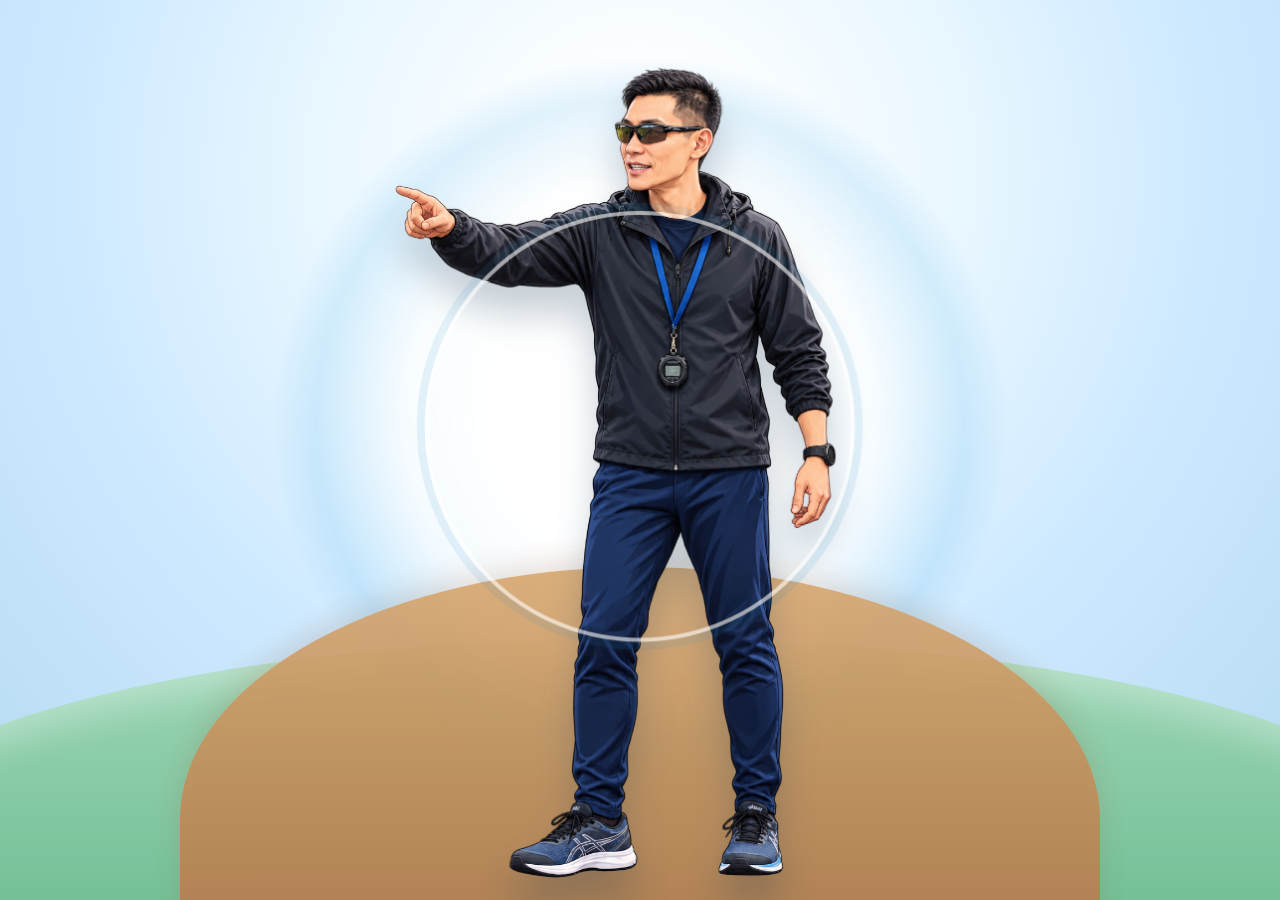
<file: index.html>
<!doctype html>
<html lang="ja">
<head>
 <meta charset="utf-8">
 <meta name="viewport" content="width=device-width,initial-scale=1,viewport-fit=cover">
 <meta name="theme-color" content="#dff2ff">
 <meta name="description" content="アバターがスタッフの声を聞き、会話だけで進行するサイ校ゲーム">
 <link rel="manifest" href="/manifest.webmanifest">
 <link rel="icon" href="/saiko-icon.svg" type="image/svg+xml">
 <link rel="preload" href="/coach-avatar.png" as="image">
 <link rel="preload" href="/coach-avatar-speaking.png" as="image">
 <link rel="stylesheet" href="/avatar-stage.css?v=voice-only-20261016-3">
 <title>サイ校ゲーム｜音声アバター司会</title>
</head>
<body>
 <main id="stage" class="stage" aria-label="サイ校ゲーム音声アバター"></main>
 <script defer src="/avatar-stage.js?v=voice-only-20261016-3"></script>
</body>
</html>
</file>
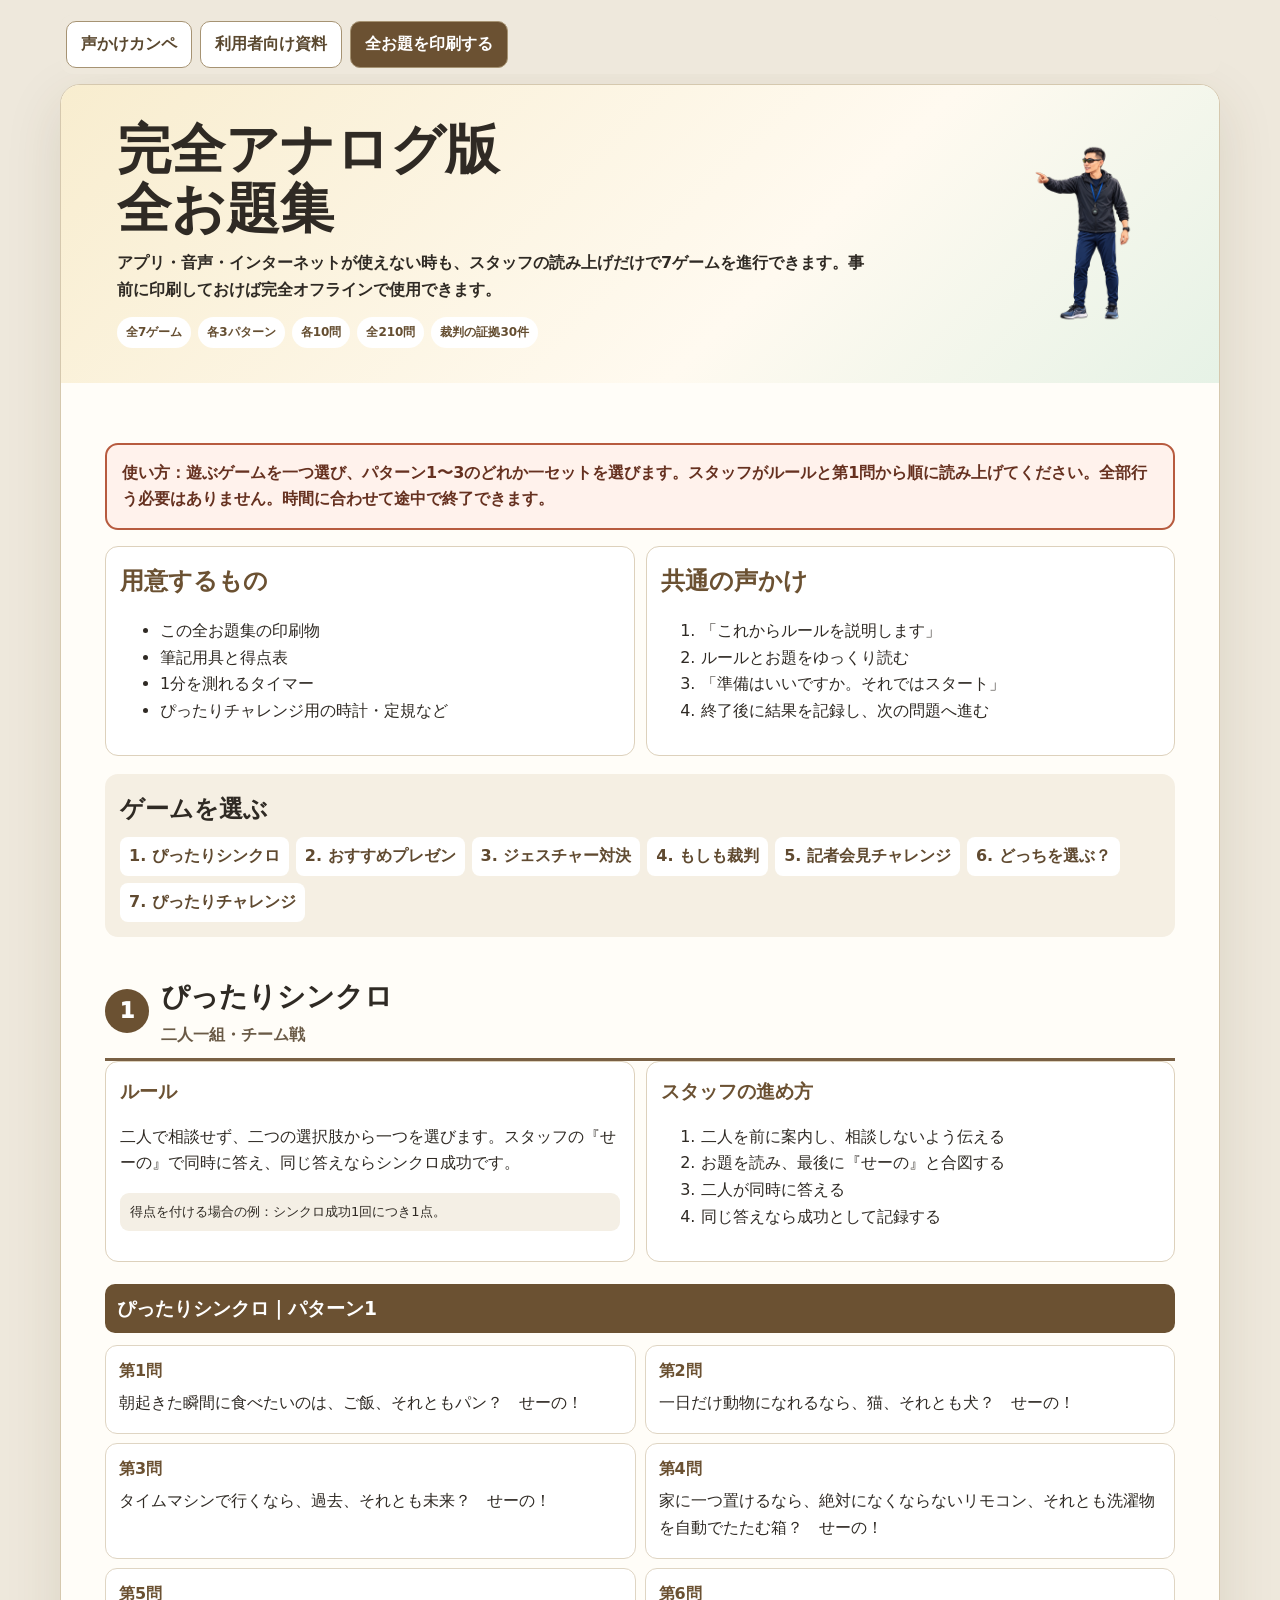
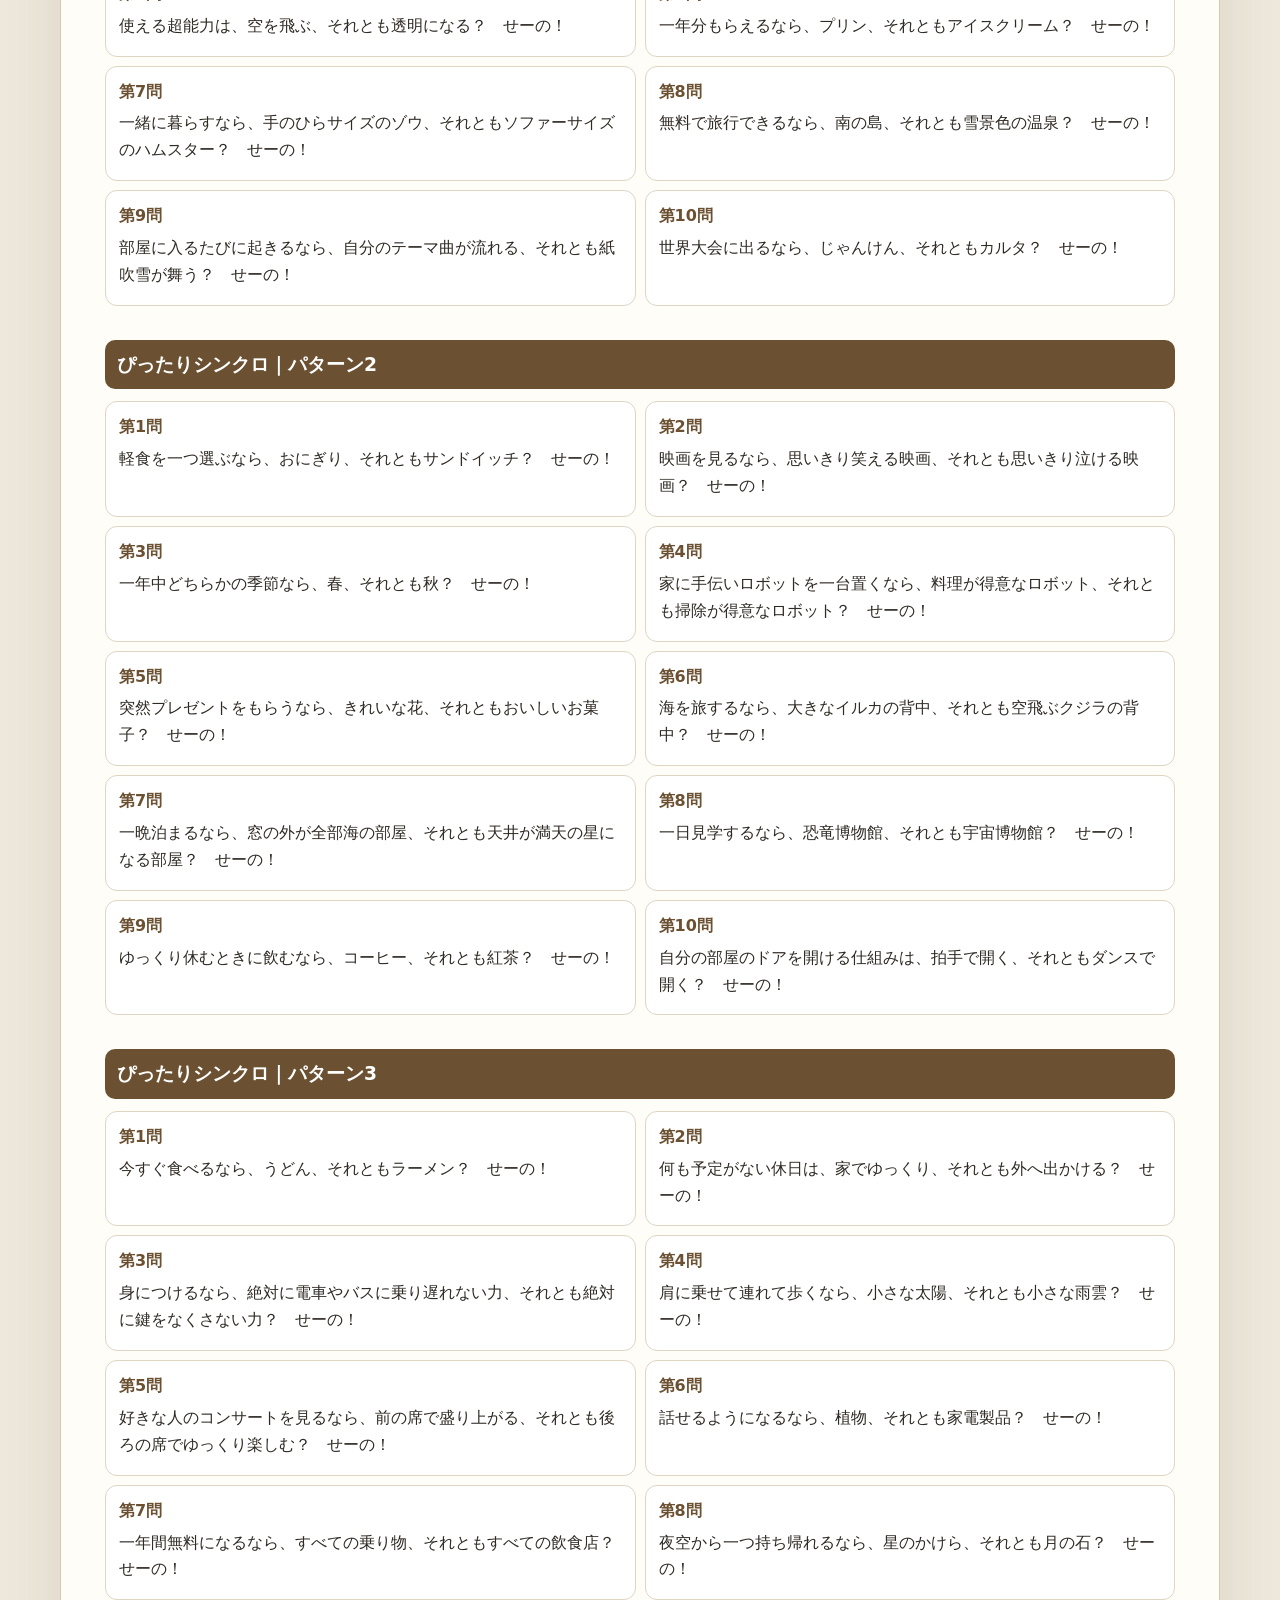
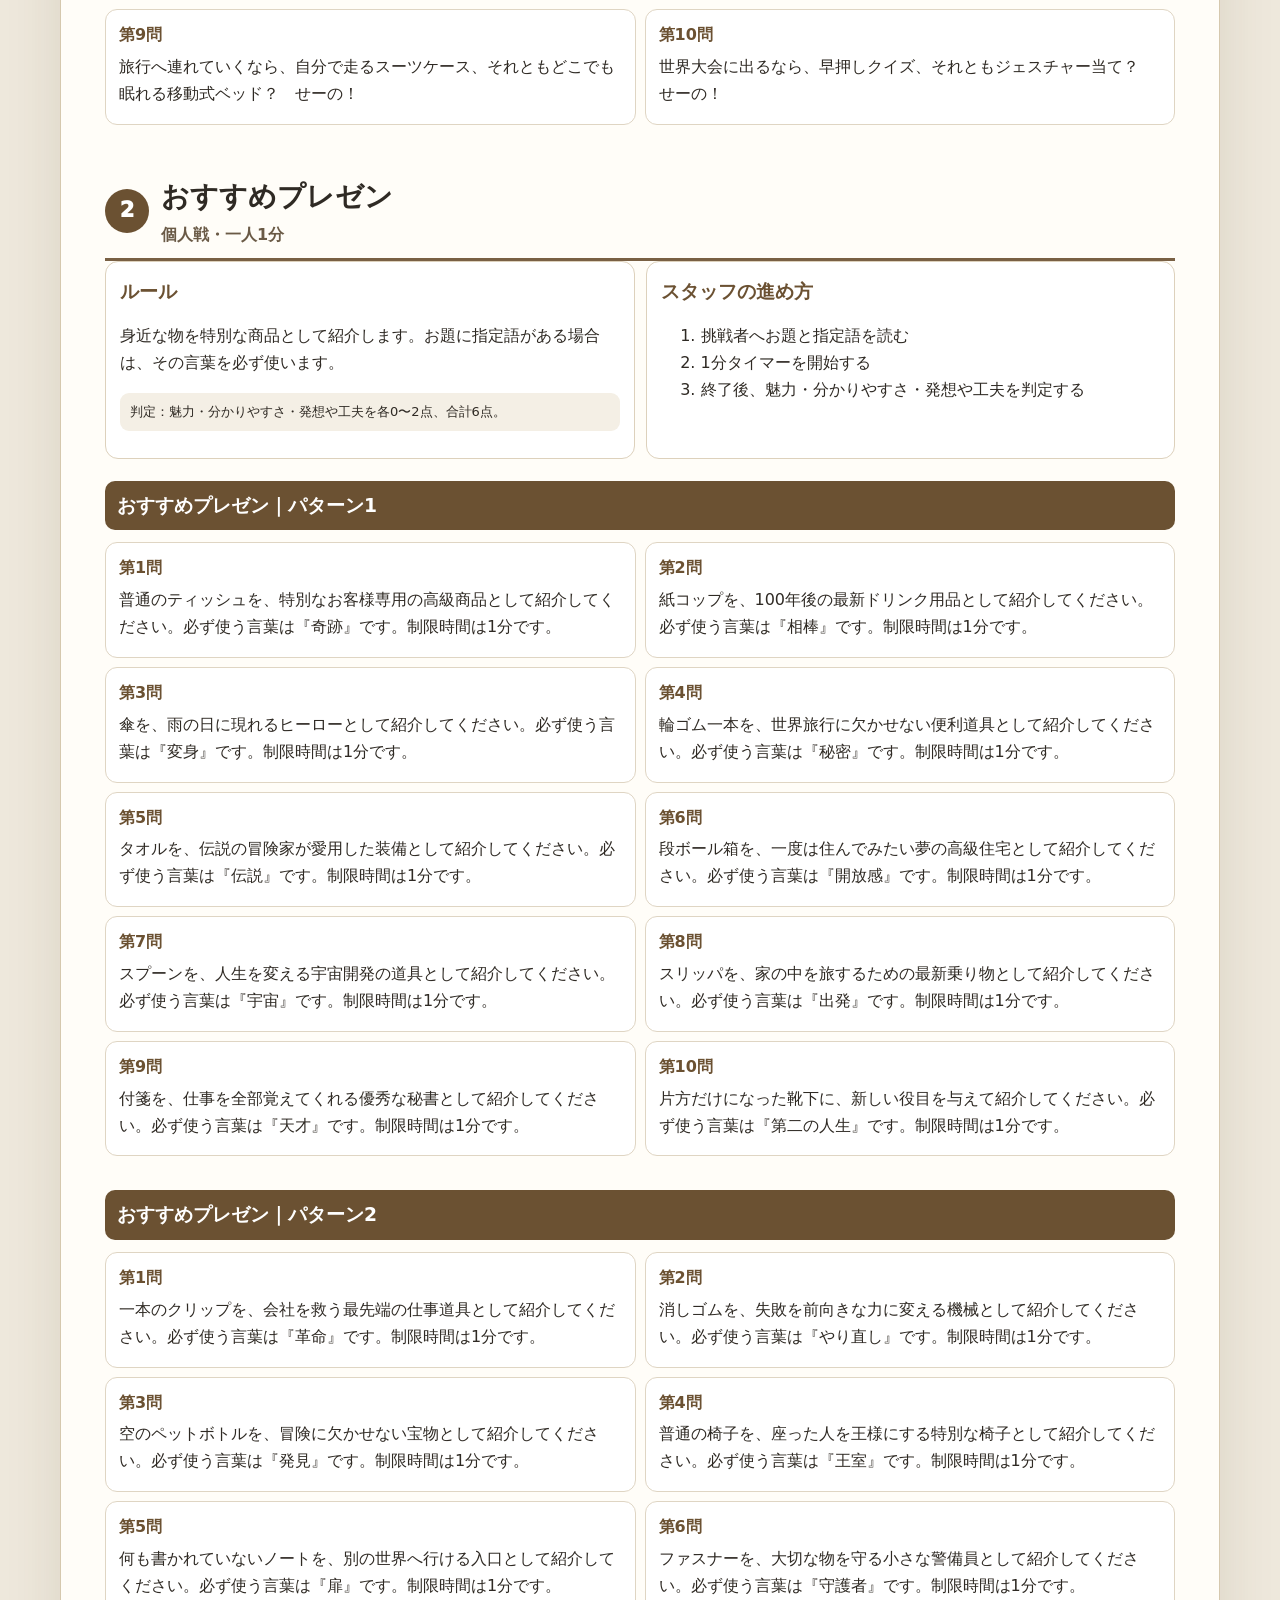
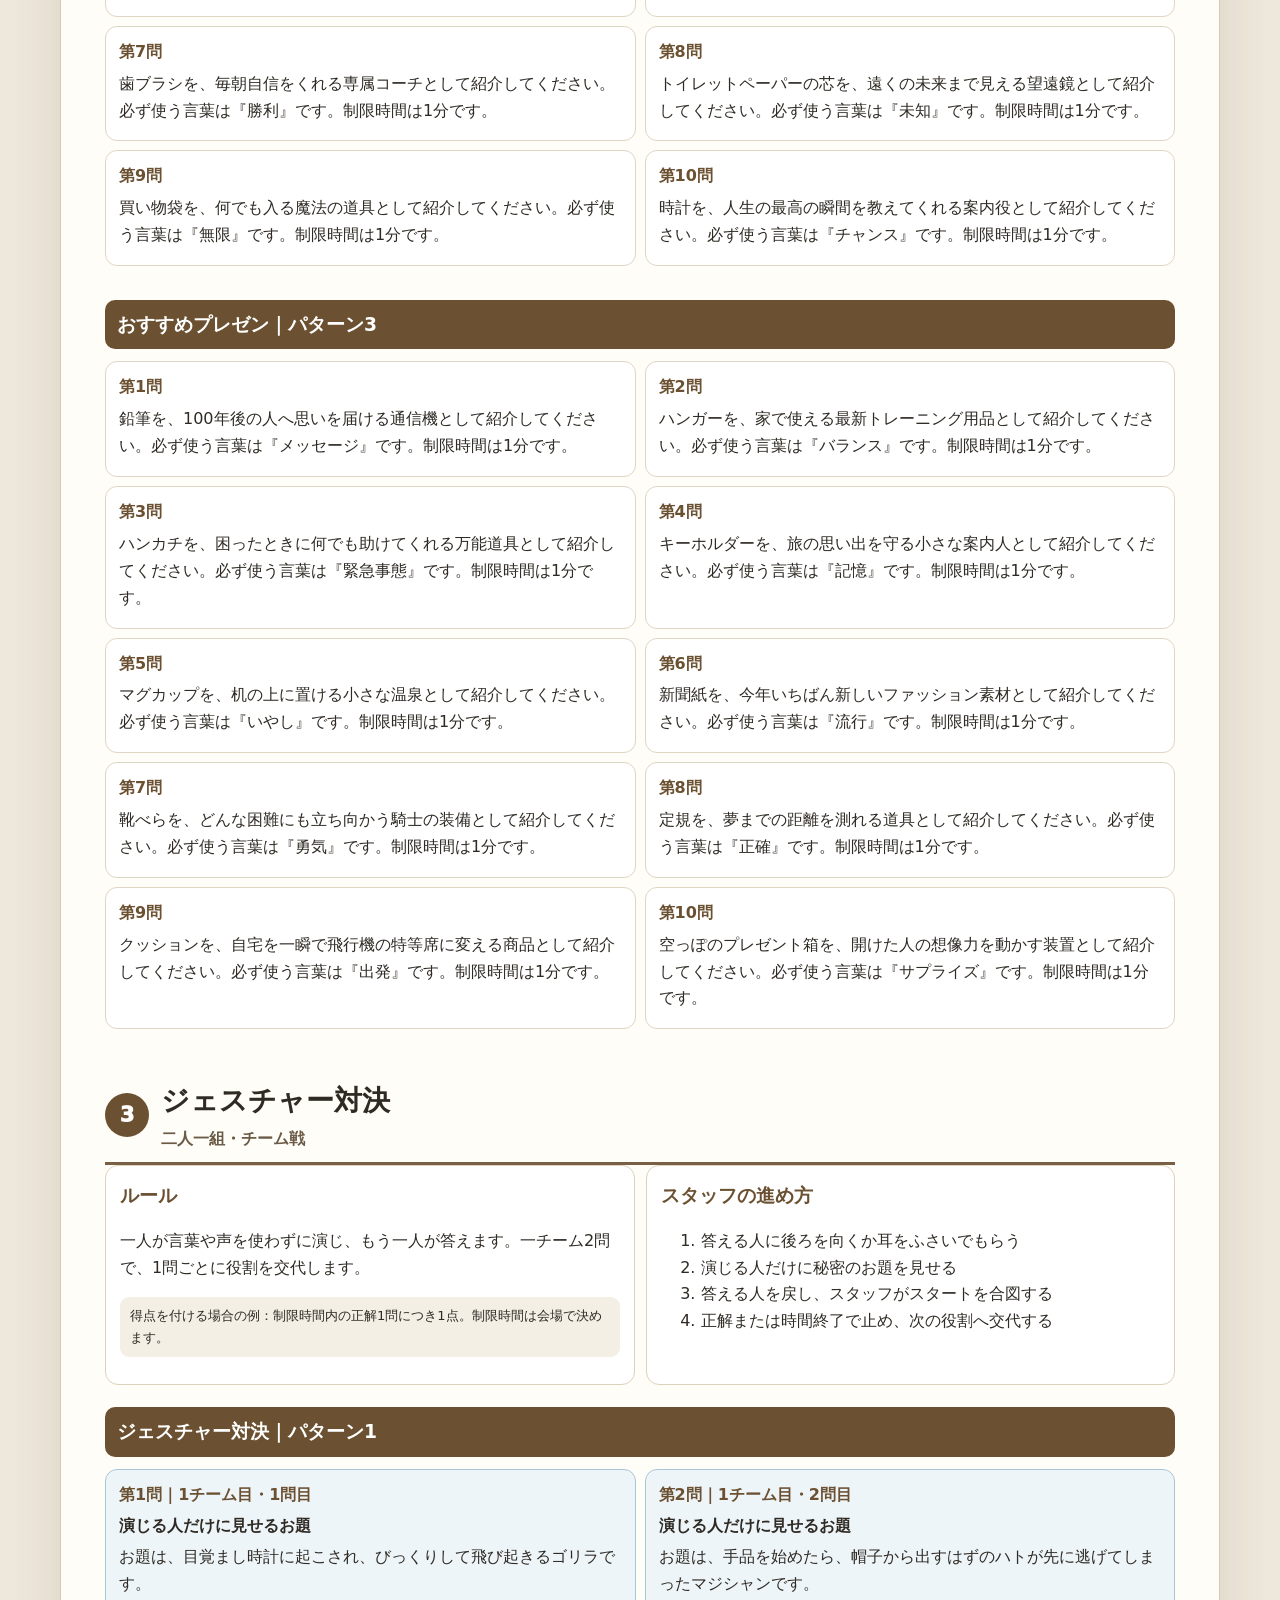
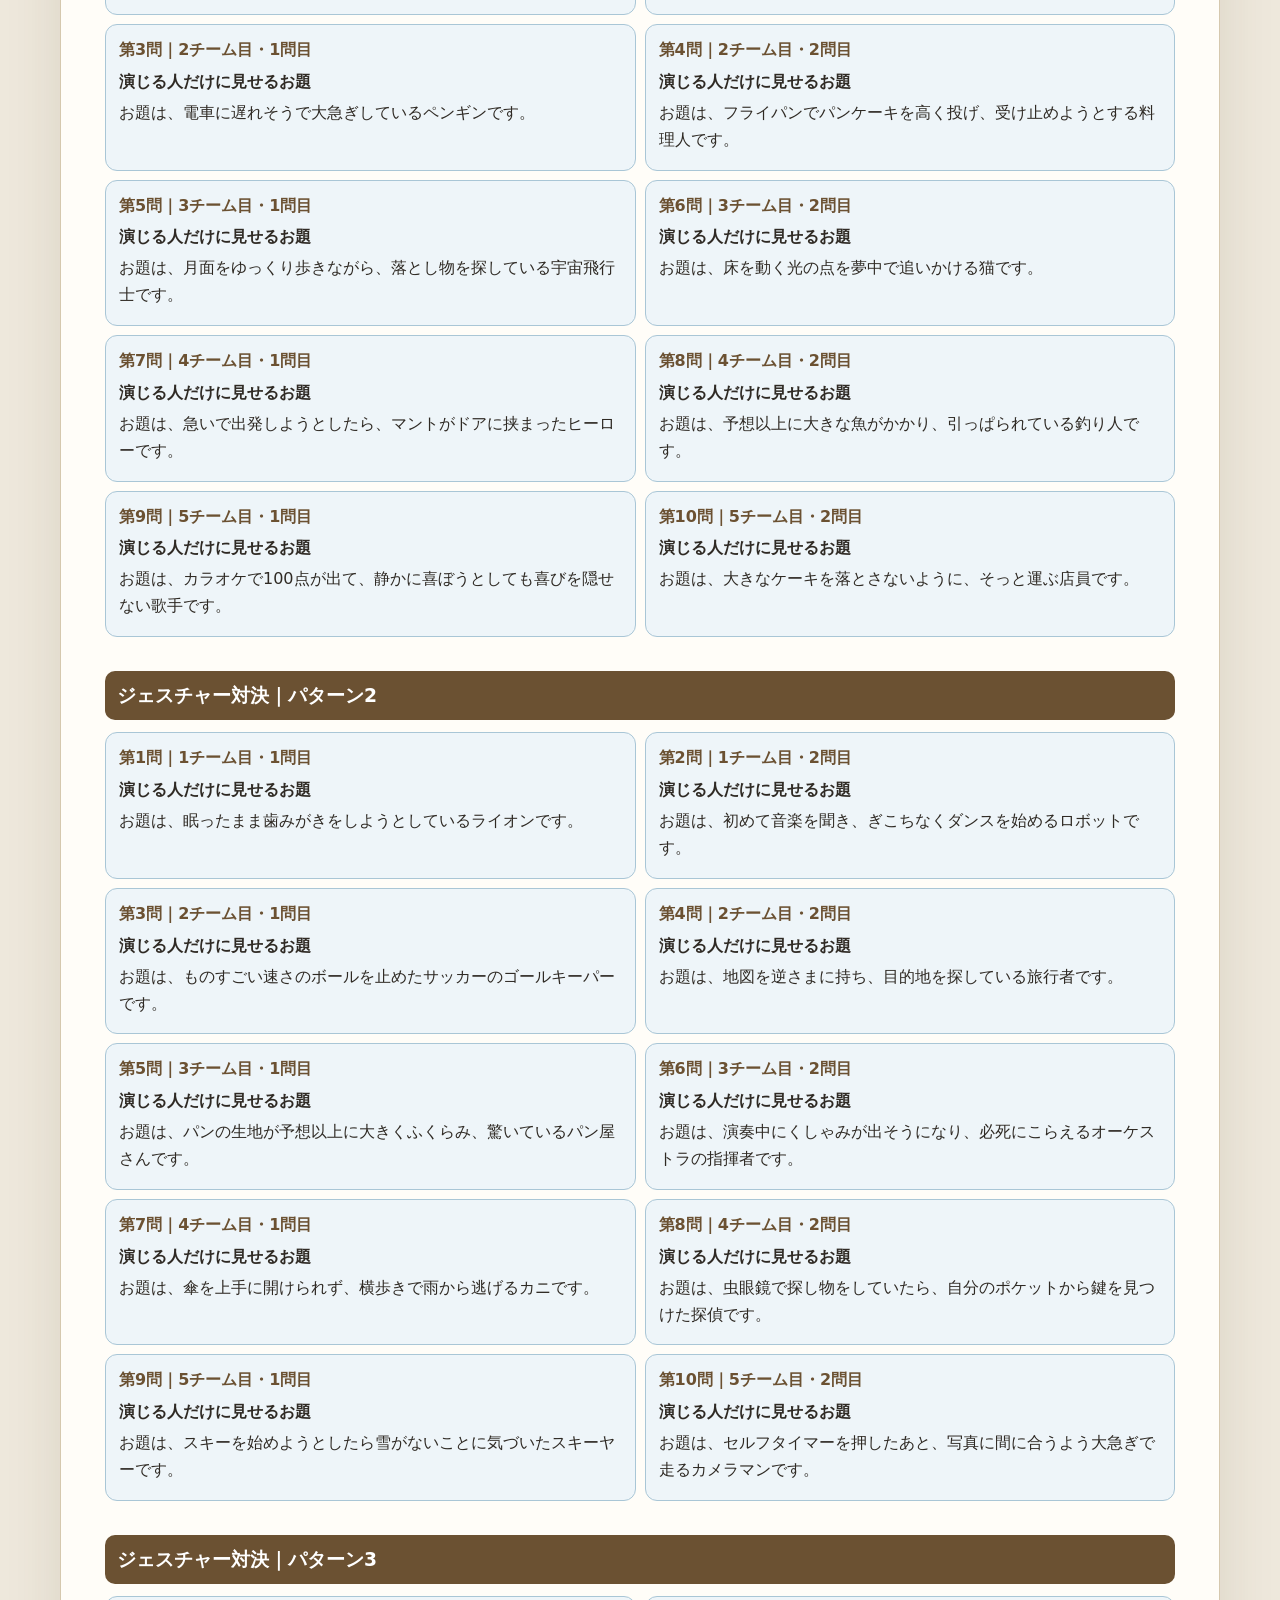
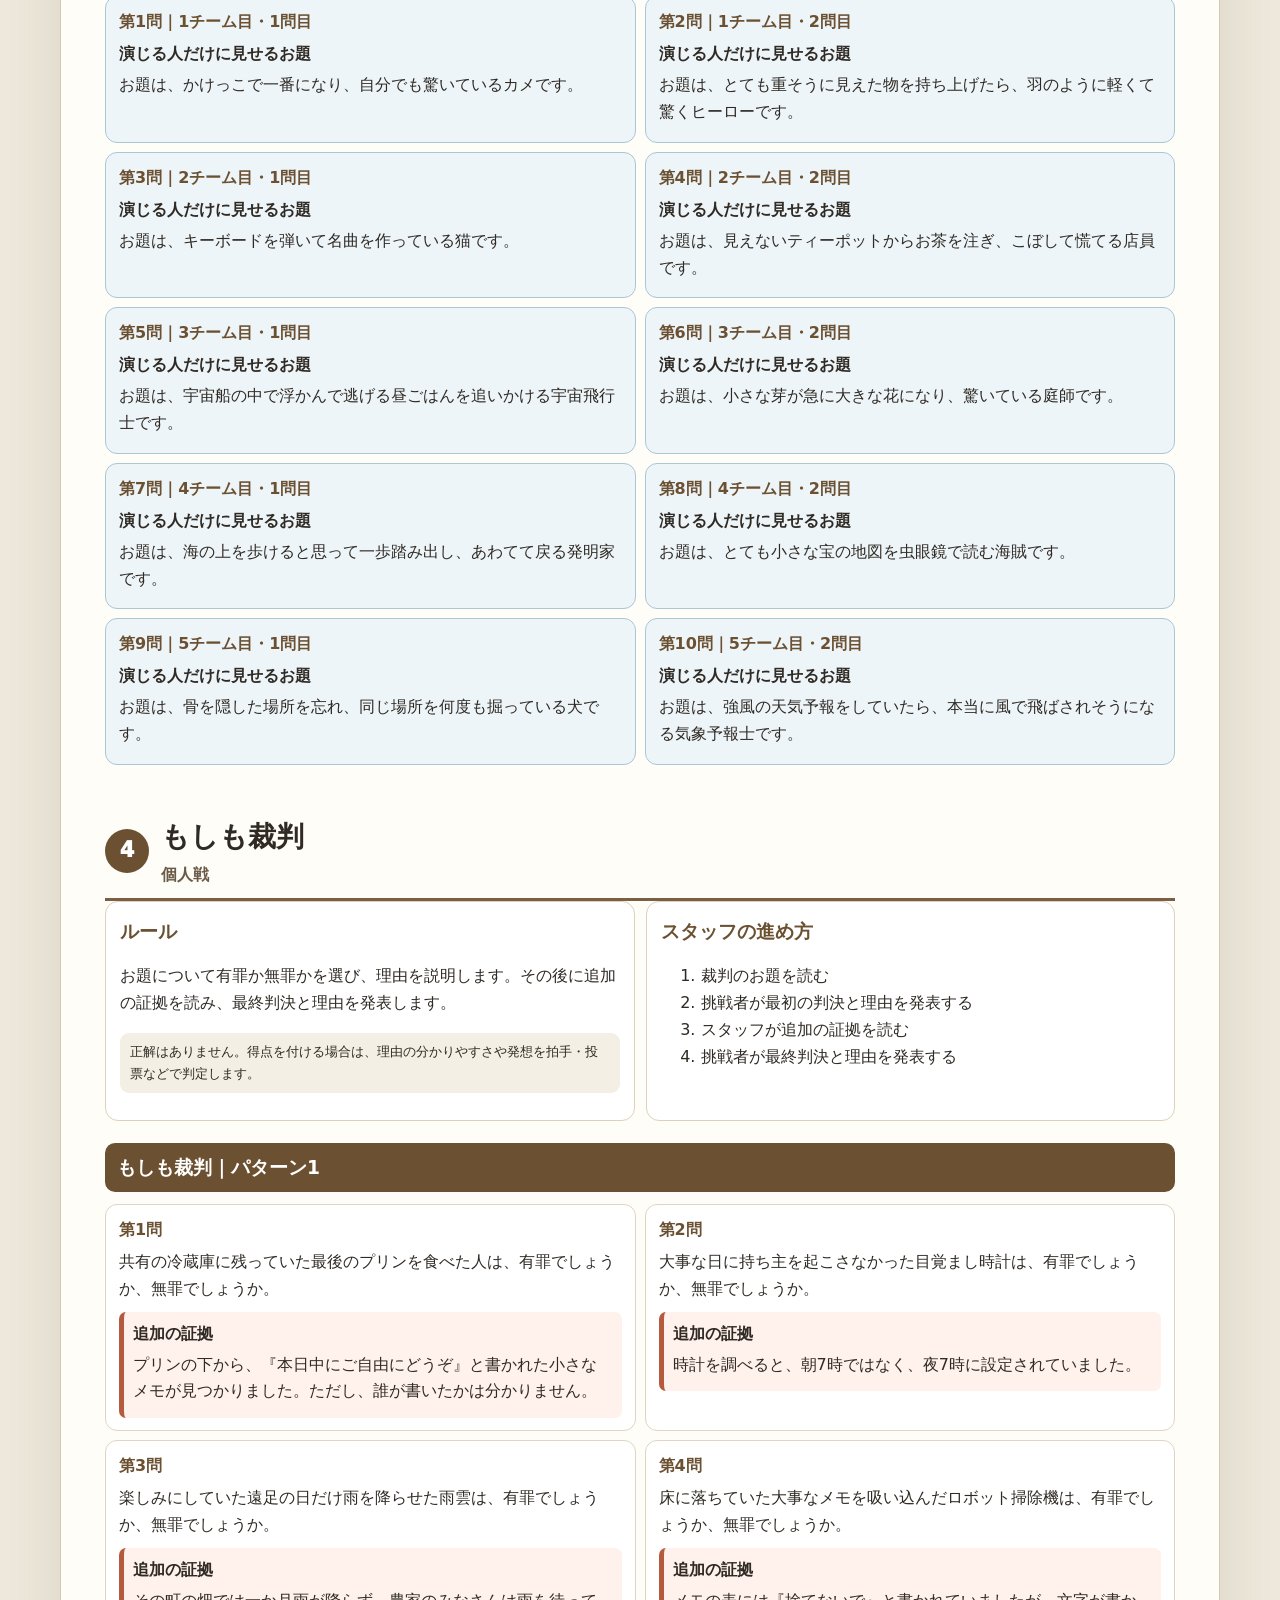
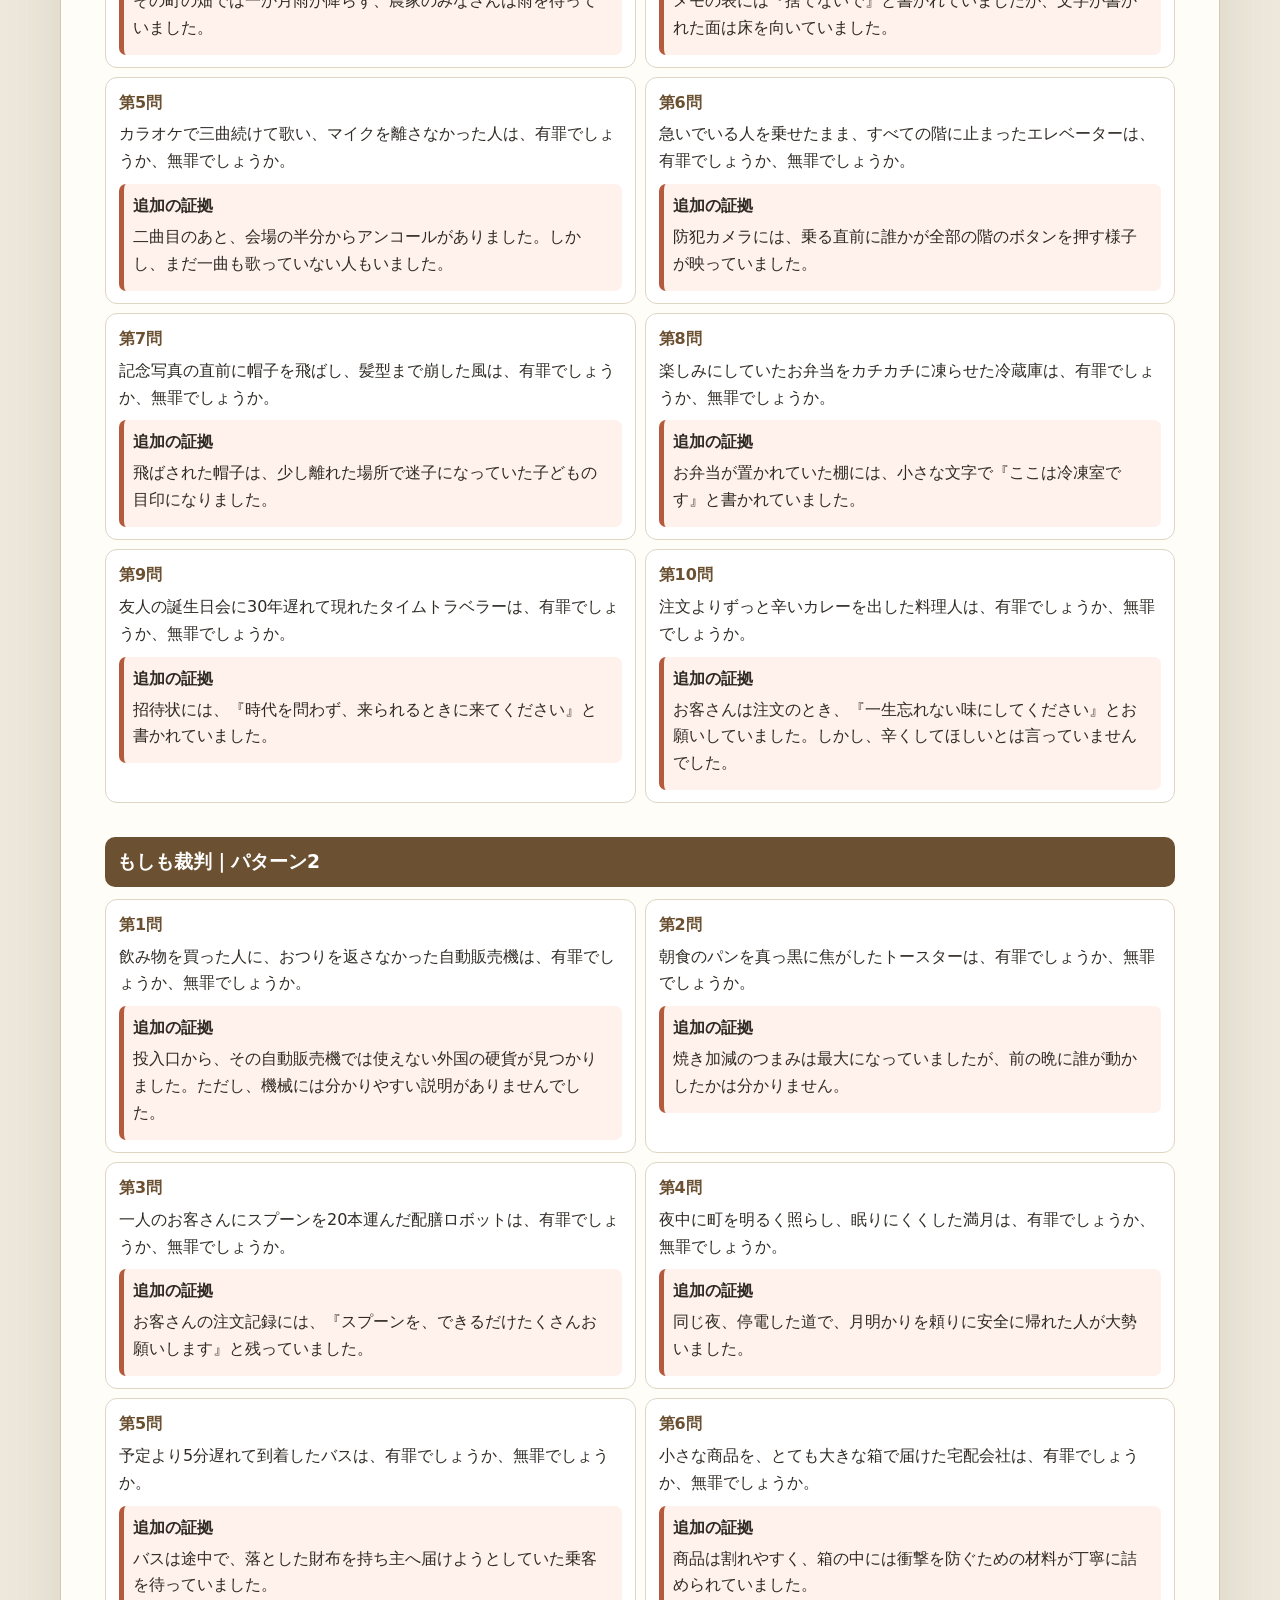
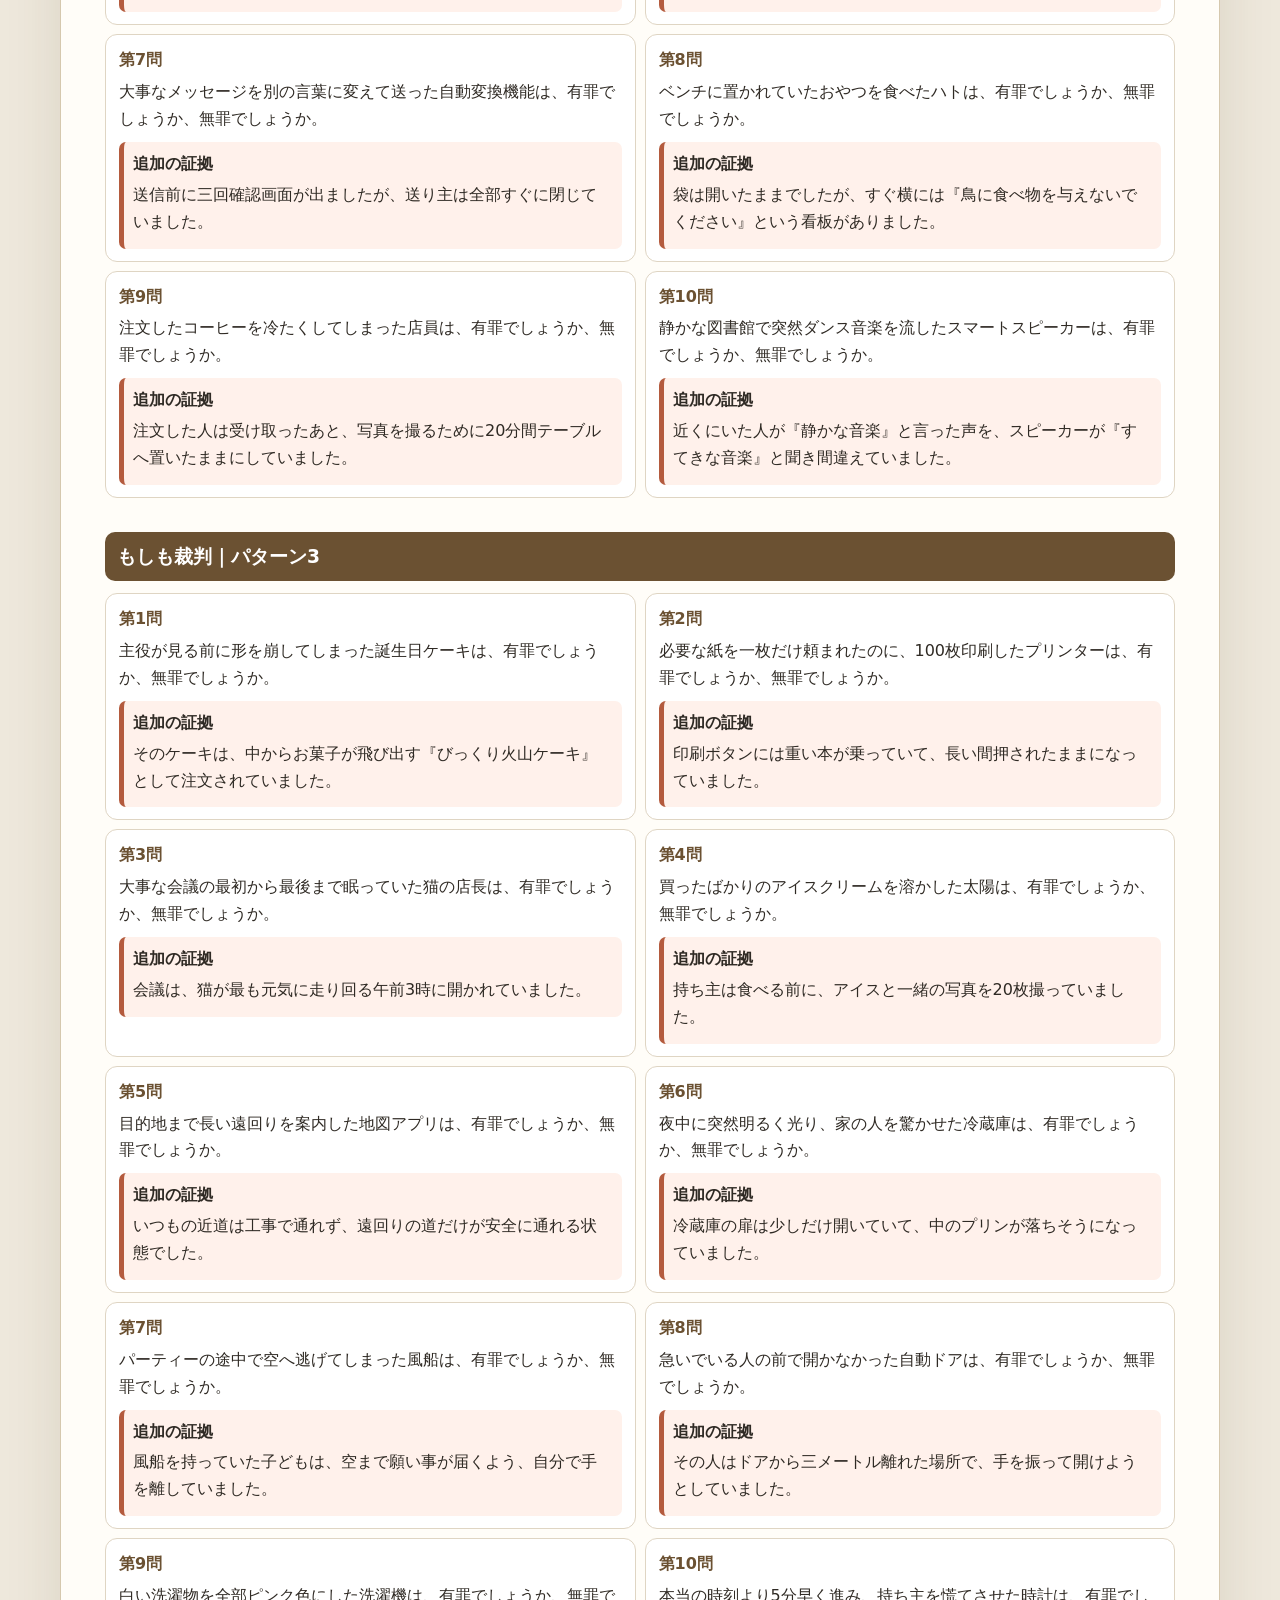
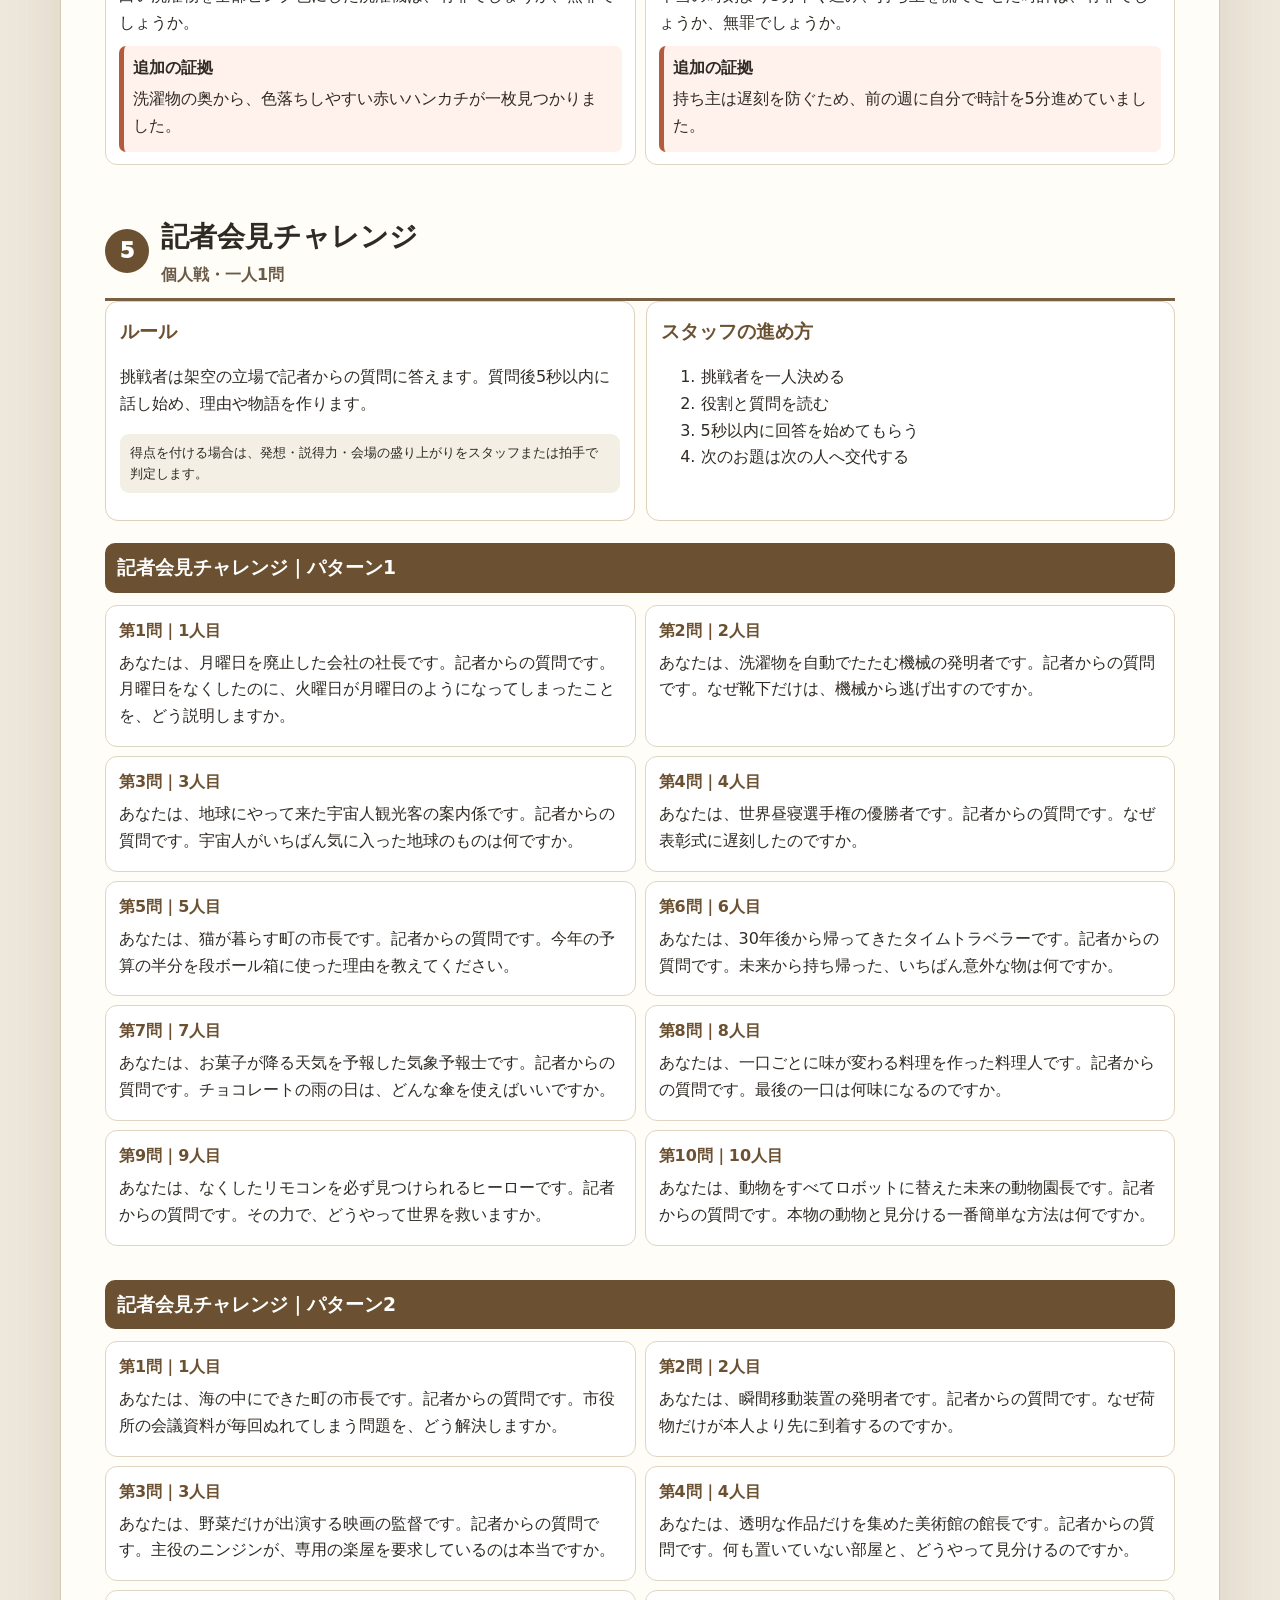
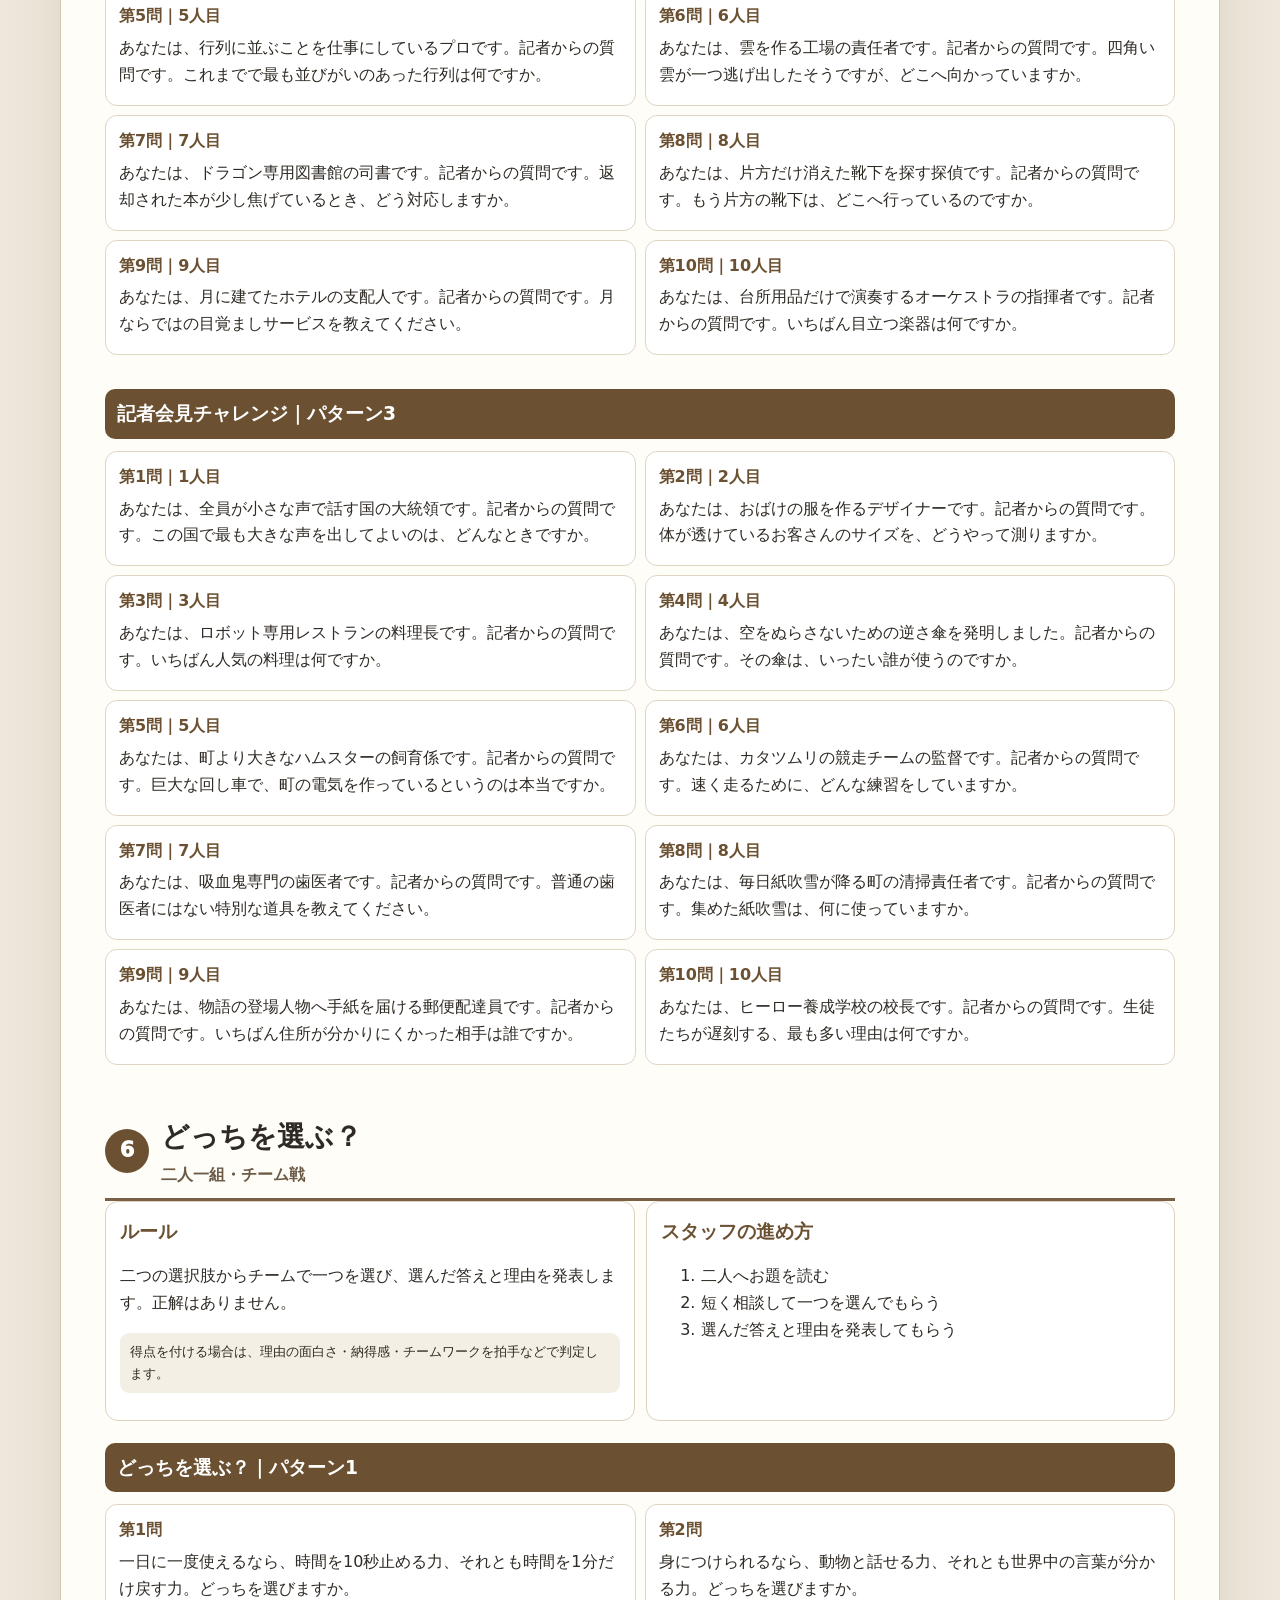
<file: analog-game-book.html>
<!doctype html>
<html lang="ja">
<head>
 <meta charset="utf-8">
 <meta name="viewport" content="width=device-width,initial-scale=1,viewport-fit=cover">
 <meta name="robots" content="noindex,nofollow">
 <meta name="theme-color" content="#f2eadb">
 <title>完全アナログ版・全お題集｜サイ校ゲーム</title>
 <style>
  *{box-sizing:border-box}html{scroll-behavior:smooth;background:#eee8dc}body{margin:0;padding:15px;font-family:system-ui,"Yu Gothic UI","Hiragino Sans",Meiryo,sans-serif;color:#2f2a24;line-height:1.68}.toolbar{position:sticky;top:0;z-index:20;max-width:1160px;margin:0 auto 10px;padding:6px;display:flex;gap:8px;flex-wrap:wrap;border-radius:13px;background:#eee8dce8;backdrop-filter:blur(9px)}.btn{display:inline-flex;align-items:center;justify-content:center;min-height:44px;border:1px solid #a69373;border-radius:10px;padding:9px 14px;background:#fff;color:#5a482f;text-decoration:none;font:inherit;font-weight:900;cursor:pointer}.btn.primary{background:#6b5132;color:#fff}.book{max-width:1160px;margin:auto;background:#fffdf8;border:1px solid #d5c8ae;border-radius:20px;box-shadow:0 18px 55px #513e2220;overflow:hidden}.hero{padding:35px clamp(20px,5vw,56px);display:grid;grid-template-columns:1fr auto;gap:20px;align-items:center;background:linear-gradient(135deg,#f8edcf,#fffaf0 62%,#e6f2e6)}.hero h1{margin:0;font-size:clamp(31px,5vw,54px);line-height:1.1}.hero p{max-width:760px;margin:11px 0 0;font-weight:700}.hero img{width:150px;height:180px;object-fit:contain;object-position:top center}.badges{display:flex;gap:7px;flex-wrap:wrap;margin-top:14px}.badge{padding:5px 9px;border-radius:999px;background:#fff;color:#654e31;font-size:12px;font-weight:900}.content{padding:clamp(18px,4vw,44px)}.notice{padding:15px;border:2px solid #b75b3f;border-radius:13px;background:#fff2ec;color:#663120;font-weight:800}.prep,.rule-grid{display:grid;grid-template-columns:repeat(2,minmax(0,1fr));gap:11px}.prep article,.rule-grid article{padding:14px;border:1px solid #ddd1bc;border-radius:13px;background:#fff}.prep h2,.rule-grid h3{margin:0 0 7px;color:#6b5132}.toc{margin:18px 0;padding:15px;border-radius:13px;background:#f5efe3}.toc h2{margin:0 0 8px}.toc nav{display:flex;gap:7px;flex-wrap:wrap}.toc a{padding:6px 9px;border-radius:8px;background:#fff;color:#604a30;font-weight:900;text-decoration:none}.game-section{scroll-margin-top:70px;margin-top:36px}.game-head{display:flex;gap:12px;align-items:center;border-bottom:3px solid #796044;padding-bottom:9px}.game-head>span{display:grid;place-items:center;width:44px;height:44px;border-radius:50%;background:#6b5132;color:#fff;font-size:21px;font-weight:950}.game-head h2{margin:0;font-size:28px}.format{margin:2px 0 0;color:#6a5a46;font-weight:900}.score{padding:8px 10px;border-radius:9px;background:#f4efe5;font-size:13px}.pattern{margin-top:22px}.pattern>h3{margin:0;padding:9px 12px;border-radius:10px;background:#6b5132;color:#fff}.questions{margin:0;padding:12px 0;list-style:none;display:grid;grid-template-columns:repeat(2,minmax(0,1fr));gap:9px}.question{padding:12px 13px;border:1px solid #dfd5c3;border-radius:12px;background:#fff;break-inside:avoid}.question h4{margin:0 0 5px;color:#6b5132}.question p{margin:4px 0}.question.secret{background:#eef5f9;border-color:#a9c6d6}.evidence{margin-top:9px;padding:9px;border-left:5px solid #b45b3e;border-radius:7px;background:#fff1eb}.mode{margin-top:7px;padding:8px;border-radius:8px}.mode.individual{background:#eef6fb}.mode.team{background:#eef8ef}.back{display:inline-block;margin-top:8px;color:#6b5132;font-weight:900}footer{padding:17px clamp(18px,4vw,44px);background:#f3ecdf;color:#6d604f;font-size:11px}@page{size:A4 portrait;margin:9mm}@media print{html,body{background:#fff}body{padding:0}.toolbar,.toc,.back{display:none}.book{max-width:none;border:0;border-radius:0;box-shadow:none}.hero{padding:15px 20px}.hero h1{font-size:31px}.hero p{font-size:10px}.hero img{width:90px;height:105px}.badge{font-size:8px}.content{padding:16px}.notice,.prep article,.rule-grid article{font-size:9px;padding:8px}.game-section{break-before:page;margin-top:0}.game-head h2{font-size:21px}.game-head>span{width:32px;height:32px;font-size:14px}.format{font-size:10px}.rule-grid{gap:6px}.rule-grid h3{font-size:13px}.score{font-size:8px}.pattern{break-before:page;margin-top:0}.pattern>h3{font-size:16px}.questions{gap:5px;padding:7px 0}.question{font-size:9px;padding:7px}.question h4{font-size:10px}.evidence,.mode{padding:5px;margin-top:5px}footer{display:none}}@media(max-width:760px){body{padding:8px}.btn{flex:1}.hero{grid-template-columns:1fr;padding:22px 17px}.hero img{display:none}.content{padding:15px 11px}.prep,.rule-grid,.questions{grid-template-columns:1fr}.game-head h2{font-size:23px}}
 </style>
</head>
<body id="top">
 <nav class="toolbar" aria-label="資料の操作"><a class="btn" href="/host-cue-sheet.html">声かけカンペ</a><a class="btn" href="/game-guide.html">利用者向け資料</a><button class="btn primary" type="button" onclick="print()">全お題を印刷する</button></nav>
 <main class="book">
  <header class="hero"><div><h1>完全アナログ版<br>全お題集</h1><p>アプリ・音声・インターネットが使えない時も、スタッフの読み上げだけで7ゲームを進行できます。事前に印刷しておけば完全オフラインで使用できます。</p><div class="badges"><span class="badge">全7ゲーム</span><span class="badge">各3パターン</span><span class="badge">各10問</span><span class="badge">全210問</span><span class="badge">裁判の証拠30件</span></div></div><img src="/coach-avatar.png" alt="男性スポーツコーチ姿のアバター"></header>
  <div class="content">
   <p class="notice">使い方：遊ぶゲームを一つ選び、パターン1〜3のどれか一セットを選びます。スタッフがルールと第1問から順に読み上げてください。全部行う必要はありません。時間に合わせて途中で終了できます。</p>
   <div class="prep"><article><h2>用意するもの</h2><ul><li>この全お題集の印刷物</li><li>筆記用具と得点表</li><li>1分を測れるタイマー</li><li>ぴったりチャレンジ用の時計・定規など</li></ul></article><article><h2>共通の声かけ</h2><ol><li>「これからルールを説明します」</li><li>ルールとお題をゆっくり読む</li><li>「準備はいいですか。それではスタート」</li><li>終了後に結果を記録し、次の問題へ進む</li></ol></article></div>
   <section class="toc"><h2>ゲームを選ぶ</h2><nav><a href="#sync">1. ぴったりシンクロ</a><a href="#pitch">2. おすすめプレゼン</a><a href="#mime">3. ジェスチャー対決</a><a href="#court">4. もしも裁判</a><a href="#press">5. 記者会見チャレンジ</a><a href="#choice">6. どっちを選ぶ？</a><a href="#challenge">7. ぴったりチャレンジ</a></nav></section>
   <section class="game-section" id="sync"><header class="game-head"><span>1</span><div><h2>ぴったりシンクロ</h2><p class="format">二人一組・チーム戦</p></div></header><div class="rule-grid"><article><h3>ルール</h3><p>二人で相談せず、二つの選択肢から一つを選びます。スタッフの『せーの』で同時に答え、同じ答えならシンクロ成功です。</p><p class="score">得点を付ける場合の例：シンクロ成功1回につき1点。</p></article><article><h3>スタッフの進め方</h3><ol><li>二人を前に案内し、相談しないよう伝える</li><li>お題を読み、最後に『せーの』と合図する</li><li>二人が同時に答える</li><li>同じ答えなら成功として記録する</li></ol></article></div><section class="pattern" id="sync-1"><h3>ぴったりシンクロ｜パターン1</h3><ol class="questions"><li class="question"><h4>第1問</h4><p>朝起きた瞬間に食べたいのは、ご飯、それともパン？　せーの！</p></li><li class="question"><h4>第2問</h4><p>一日だけ動物になれるなら、猫、それとも犬？　せーの！</p></li><li class="question"><h4>第3問</h4><p>タイムマシンで行くなら、過去、それとも未来？　せーの！</p></li><li class="question"><h4>第4問</h4><p>家に一つ置けるなら、絶対になくならないリモコン、それとも洗濯物を自動でたたむ箱？　せーの！</p></li><li class="question"><h4>第5問</h4><p>使える超能力は、空を飛ぶ、それとも透明になる？　せーの！</p></li><li class="question"><h4>第6問</h4><p>一年分もらえるなら、プリン、それともアイスクリーム？　せーの！</p></li><li class="question"><h4>第7問</h4><p>一緒に暮らすなら、手のひらサイズのゾウ、それともソファーサイズのハムスター？　せーの！</p></li><li class="question"><h4>第8問</h4><p>無料で旅行できるなら、南の島、それとも雪景色の温泉？　せーの！</p></li><li class="question"><h4>第9問</h4><p>部屋に入るたびに起きるなら、自分のテーマ曲が流れる、それとも紙吹雪が舞う？　せーの！</p></li><li class="question"><h4>第10問</h4><p>世界大会に出るなら、じゃんけん、それともカルタ？　せーの！</p></li></ol></section><section class="pattern" id="sync-2"><h3>ぴったりシンクロ｜パターン2</h3><ol class="questions"><li class="question"><h4>第1問</h4><p>軽食を一つ選ぶなら、おにぎり、それともサンドイッチ？　せーの！</p></li><li class="question"><h4>第2問</h4><p>映画を見るなら、思いきり笑える映画、それとも思いきり泣ける映画？　せーの！</p></li><li class="question"><h4>第3問</h4><p>一年中どちらかの季節なら、春、それとも秋？　せーの！</p></li><li class="question"><h4>第4問</h4><p>家に手伝いロボットを一台置くなら、料理が得意なロボット、それとも掃除が得意なロボット？　せーの！</p></li><li class="question"><h4>第5問</h4><p>突然プレゼントをもらうなら、きれいな花、それともおいしいお菓子？　せーの！</p></li><li class="question"><h4>第6問</h4><p>海を旅するなら、大きなイルカの背中、それとも空飛ぶクジラの背中？　せーの！</p></li><li class="question"><h4>第7問</h4><p>一晩泊まるなら、窓の外が全部海の部屋、それとも天井が満天の星になる部屋？　せーの！</p></li><li class="question"><h4>第8問</h4><p>一日見学するなら、恐竜博物館、それとも宇宙博物館？　せーの！</p></li><li class="question"><h4>第9問</h4><p>ゆっくり休むときに飲むなら、コーヒー、それとも紅茶？　せーの！</p></li><li class="question"><h4>第10問</h4><p>自分の部屋のドアを開ける仕組みは、拍手で開く、それともダンスで開く？　せーの！</p></li></ol></section><section class="pattern" id="sync-3"><h3>ぴったりシンクロ｜パターン3</h3><ol class="questions"><li class="question"><h4>第1問</h4><p>今すぐ食べるなら、うどん、それともラーメン？　せーの！</p></li><li class="question"><h4>第2問</h4><p>何も予定がない休日は、家でゆっくり、それとも外へ出かける？　せーの！</p></li><li class="question"><h4>第3問</h4><p>身につけるなら、絶対に電車やバスに乗り遅れない力、それとも絶対に鍵をなくさない力？　せーの！</p></li><li class="question"><h4>第4問</h4><p>肩に乗せて連れて歩くなら、小さな太陽、それとも小さな雨雲？　せーの！</p></li><li class="question"><h4>第5問</h4><p>好きな人のコンサートを見るなら、前の席で盛り上がる、それとも後ろの席でゆっくり楽しむ？　せーの！</p></li><li class="question"><h4>第6問</h4><p>話せるようになるなら、植物、それとも家電製品？　せーの！</p></li><li class="question"><h4>第7問</h4><p>一年間無料になるなら、すべての乗り物、それともすべての飲食店？　せーの！</p></li><li class="question"><h4>第8問</h4><p>夜空から一つ持ち帰れるなら、星のかけら、それとも月の石？　せーの！</p></li><li class="question"><h4>第9問</h4><p>旅行へ連れていくなら、自分で走るスーツケース、それともどこでも眠れる移動式ベッド？　せーの！</p></li><li class="question"><h4>第10問</h4><p>世界大会に出るなら、早押しクイズ、それともジェスチャー当て？　せーの！</p></li></ol></section></section><section class="game-section" id="pitch"><header class="game-head"><span>2</span><div><h2>おすすめプレゼン</h2><p class="format">個人戦・一人1分</p></div></header><div class="rule-grid"><article><h3>ルール</h3><p>身近な物を特別な商品として紹介します。お題に指定語がある場合は、その言葉を必ず使います。</p><p class="score">判定：魅力・分かりやすさ・発想や工夫を各0〜2点、合計6点。</p></article><article><h3>スタッフの進め方</h3><ol><li>挑戦者へお題と指定語を読む</li><li>1分タイマーを開始する</li><li>終了後、魅力・分かりやすさ・発想や工夫を判定する</li></ol></article></div><section class="pattern" id="pitch-1"><h3>おすすめプレゼン｜パターン1</h3><ol class="questions"><li class="question"><h4>第1問</h4><p>普通のティッシュを、特別なお客様専用の高級商品として紹介してください。必ず使う言葉は『奇跡』です。制限時間は1分です。</p></li><li class="question"><h4>第2問</h4><p>紙コップを、100年後の最新ドリンク用品として紹介してください。必ず使う言葉は『相棒』です。制限時間は1分です。</p></li><li class="question"><h4>第3問</h4><p>傘を、雨の日に現れるヒーローとして紹介してください。必ず使う言葉は『変身』です。制限時間は1分です。</p></li><li class="question"><h4>第4問</h4><p>輪ゴム一本を、世界旅行に欠かせない便利道具として紹介してください。必ず使う言葉は『秘密』です。制限時間は1分です。</p></li><li class="question"><h4>第5問</h4><p>タオルを、伝説の冒険家が愛用した装備として紹介してください。必ず使う言葉は『伝説』です。制限時間は1分です。</p></li><li class="question"><h4>第6問</h4><p>段ボール箱を、一度は住んでみたい夢の高級住宅として紹介してください。必ず使う言葉は『開放感』です。制限時間は1分です。</p></li><li class="question"><h4>第7問</h4><p>スプーンを、人生を変える宇宙開発の道具として紹介してください。必ず使う言葉は『宇宙』です。制限時間は1分です。</p></li><li class="question"><h4>第8問</h4><p>スリッパを、家の中を旅するための最新乗り物として紹介してください。必ず使う言葉は『出発』です。制限時間は1分です。</p></li><li class="question"><h4>第9問</h4><p>付箋を、仕事を全部覚えてくれる優秀な秘書として紹介してください。必ず使う言葉は『天才』です。制限時間は1分です。</p></li><li class="question"><h4>第10問</h4><p>片方だけになった靴下に、新しい役目を与えて紹介してください。必ず使う言葉は『第二の人生』です。制限時間は1分です。</p></li></ol></section><section class="pattern" id="pitch-2"><h3>おすすめプレゼン｜パターン2</h3><ol class="questions"><li class="question"><h4>第1問</h4><p>一本のクリップを、会社を救う最先端の仕事道具として紹介してください。必ず使う言葉は『革命』です。制限時間は1分です。</p></li><li class="question"><h4>第2問</h4><p>消しゴムを、失敗を前向きな力に変える機械として紹介してください。必ず使う言葉は『やり直し』です。制限時間は1分です。</p></li><li class="question"><h4>第3問</h4><p>空のペットボトルを、冒険に欠かせない宝物として紹介してください。必ず使う言葉は『発見』です。制限時間は1分です。</p></li><li class="question"><h4>第4問</h4><p>普通の椅子を、座った人を王様にする特別な椅子として紹介してください。必ず使う言葉は『王室』です。制限時間は1分です。</p></li><li class="question"><h4>第5問</h4><p>何も書かれていないノートを、別の世界へ行ける入口として紹介してください。必ず使う言葉は『扉』です。制限時間は1分です。</p></li><li class="question"><h4>第6問</h4><p>ファスナーを、大切な物を守る小さな警備員として紹介してください。必ず使う言葉は『守護者』です。制限時間は1分です。</p></li><li class="question"><h4>第7問</h4><p>歯ブラシを、毎朝自信をくれる専属コーチとして紹介してください。必ず使う言葉は『勝利』です。制限時間は1分です。</p></li><li class="question"><h4>第8問</h4><p>トイレットペーパーの芯を、遠くの未来まで見える望遠鏡として紹介してください。必ず使う言葉は『未知』です。制限時間は1分です。</p></li><li class="question"><h4>第9問</h4><p>買い物袋を、何でも入る魔法の道具として紹介してください。必ず使う言葉は『無限』です。制限時間は1分です。</p></li><li class="question"><h4>第10問</h4><p>時計を、人生の最高の瞬間を教えてくれる案内役として紹介してください。必ず使う言葉は『チャンス』です。制限時間は1分です。</p></li></ol></section><section class="pattern" id="pitch-3"><h3>おすすめプレゼン｜パターン3</h3><ol class="questions"><li class="question"><h4>第1問</h4><p>鉛筆を、100年後の人へ思いを届ける通信機として紹介してください。必ず使う言葉は『メッセージ』です。制限時間は1分です。</p></li><li class="question"><h4>第2問</h4><p>ハンガーを、家で使える最新トレーニング用品として紹介してください。必ず使う言葉は『バランス』です。制限時間は1分です。</p></li><li class="question"><h4>第3問</h4><p>ハンカチを、困ったときに何でも助けてくれる万能道具として紹介してください。必ず使う言葉は『緊急事態』です。制限時間は1分です。</p></li><li class="question"><h4>第4問</h4><p>キーホルダーを、旅の思い出を守る小さな案内人として紹介してください。必ず使う言葉は『記憶』です。制限時間は1分です。</p></li><li class="question"><h4>第5問</h4><p>マグカップを、机の上に置ける小さな温泉として紹介してください。必ず使う言葉は『いやし』です。制限時間は1分です。</p></li><li class="question"><h4>第6問</h4><p>新聞紙を、今年いちばん新しいファッション素材として紹介してください。必ず使う言葉は『流行』です。制限時間は1分です。</p></li><li class="question"><h4>第7問</h4><p>靴べらを、どんな困難にも立ち向かう騎士の装備として紹介してください。必ず使う言葉は『勇気』です。制限時間は1分です。</p></li><li class="question"><h4>第8問</h4><p>定規を、夢までの距離を測れる道具として紹介してください。必ず使う言葉は『正確』です。制限時間は1分です。</p></li><li class="question"><h4>第9問</h4><p>クッションを、自宅を一瞬で飛行機の特等席に変える商品として紹介してください。必ず使う言葉は『出発』です。制限時間は1分です。</p></li><li class="question"><h4>第10問</h4><p>空っぽのプレゼント箱を、開けた人の想像力を動かす装置として紹介してください。必ず使う言葉は『サプライズ』です。制限時間は1分です。</p></li></ol></section></section><section class="game-section" id="mime"><header class="game-head"><span>3</span><div><h2>ジェスチャー対決</h2><p class="format">二人一組・チーム戦</p></div></header><div class="rule-grid"><article><h3>ルール</h3><p>一人が言葉や声を使わずに演じ、もう一人が答えます。一チーム2問で、1問ごとに役割を交代します。</p><p class="score">得点を付ける場合の例：制限時間内の正解1問につき1点。制限時間は会場で決めます。</p></article><article><h3>スタッフの進め方</h3><ol><li>答える人に後ろを向くか耳をふさいでもらう</li><li>演じる人だけに秘密のお題を見せる</li><li>答える人を戻し、スタッフがスタートを合図する</li><li>正解または時間終了で止め、次の役割へ交代する</li></ol></article></div><section class="pattern" id="mime-1"><h3>ジェスチャー対決｜パターン1</h3><ol class="questions"><li class="question secret"><h4>第1問｜1チーム目・1問目</h4><strong>演じる人だけに見せるお題</strong><p>お題は、目覚まし時計に起こされ、びっくりして飛び起きるゴリラです。</p></li><li class="question secret"><h4>第2問｜1チーム目・2問目</h4><strong>演じる人だけに見せるお題</strong><p>お題は、手品を始めたら、帽子から出すはずのハトが先に逃げてしまったマジシャンです。</p></li><li class="question secret"><h4>第3問｜2チーム目・1問目</h4><strong>演じる人だけに見せるお題</strong><p>お題は、電車に遅れそうで大急ぎしているペンギンです。</p></li><li class="question secret"><h4>第4問｜2チーム目・2問目</h4><strong>演じる人だけに見せるお題</strong><p>お題は、フライパンでパンケーキを高く投げ、受け止めようとする料理人です。</p></li><li class="question secret"><h4>第5問｜3チーム目・1問目</h4><strong>演じる人だけに見せるお題</strong><p>お題は、月面をゆっくり歩きながら、落とし物を探している宇宙飛行士です。</p></li><li class="question secret"><h4>第6問｜3チーム目・2問目</h4><strong>演じる人だけに見せるお題</strong><p>お題は、床を動く光の点を夢中で追いかける猫です。</p></li><li class="question secret"><h4>第7問｜4チーム目・1問目</h4><strong>演じる人だけに見せるお題</strong><p>お題は、急いで出発しようとしたら、マントがドアに挟まったヒーローです。</p></li><li class="question secret"><h4>第8問｜4チーム目・2問目</h4><strong>演じる人だけに見せるお題</strong><p>お題は、予想以上に大きな魚がかかり、引っぱられている釣り人です。</p></li><li class="question secret"><h4>第9問｜5チーム目・1問目</h4><strong>演じる人だけに見せるお題</strong><p>お題は、カラオケで100点が出て、静かに喜ぼうとしても喜びを隠せない歌手です。</p></li><li class="question secret"><h4>第10問｜5チーム目・2問目</h4><strong>演じる人だけに見せるお題</strong><p>お題は、大きなケーキを落とさないように、そっと運ぶ店員です。</p></li></ol></section><section class="pattern" id="mime-2"><h3>ジェスチャー対決｜パターン2</h3><ol class="questions"><li class="question secret"><h4>第1問｜1チーム目・1問目</h4><strong>演じる人だけに見せるお題</strong><p>お題は、眠ったまま歯みがきをしようとしているライオンです。</p></li><li class="question secret"><h4>第2問｜1チーム目・2問目</h4><strong>演じる人だけに見せるお題</strong><p>お題は、初めて音楽を聞き、ぎこちなくダンスを始めるロボットです。</p></li><li class="question secret"><h4>第3問｜2チーム目・1問目</h4><strong>演じる人だけに見せるお題</strong><p>お題は、ものすごい速さのボールを止めたサッカーのゴールキーパーです。</p></li><li class="question secret"><h4>第4問｜2チーム目・2問目</h4><strong>演じる人だけに見せるお題</strong><p>お題は、地図を逆さまに持ち、目的地を探している旅行者です。</p></li><li class="question secret"><h4>第5問｜3チーム目・1問目</h4><strong>演じる人だけに見せるお題</strong><p>お題は、パンの生地が予想以上に大きくふくらみ、驚いているパン屋さんです。</p></li><li class="question secret"><h4>第6問｜3チーム目・2問目</h4><strong>演じる人だけに見せるお題</strong><p>お題は、演奏中にくしゃみが出そうになり、必死にこらえるオーケストラの指揮者です。</p></li><li class="question secret"><h4>第7問｜4チーム目・1問目</h4><strong>演じる人だけに見せるお題</strong><p>お題は、傘を上手に開けられず、横歩きで雨から逃げるカニです。</p></li><li class="question secret"><h4>第8問｜4チーム目・2問目</h4><strong>演じる人だけに見せるお題</strong><p>お題は、虫眼鏡で探し物をしていたら、自分のポケットから鍵を見つけた探偵です。</p></li><li class="question secret"><h4>第9問｜5チーム目・1問目</h4><strong>演じる人だけに見せるお題</strong><p>お題は、スキーを始めようとしたら雪がないことに気づいたスキーヤーです。</p></li><li class="question secret"><h4>第10問｜5チーム目・2問目</h4><strong>演じる人だけに見せるお題</strong><p>お題は、セルフタイマーを押したあと、写真に間に合うよう大急ぎで走るカメラマンです。</p></li></ol></section><section class="pattern" id="mime-3"><h3>ジェスチャー対決｜パターン3</h3><ol class="questions"><li class="question secret"><h4>第1問｜1チーム目・1問目</h4><strong>演じる人だけに見せるお題</strong><p>お題は、かけっこで一番になり、自分でも驚いているカメです。</p></li><li class="question secret"><h4>第2問｜1チーム目・2問目</h4><strong>演じる人だけに見せるお題</strong><p>お題は、とても重そうに見えた物を持ち上げたら、羽のように軽くて驚くヒーローです。</p></li><li class="question secret"><h4>第3問｜2チーム目・1問目</h4><strong>演じる人だけに見せるお題</strong><p>お題は、キーボードを弾いて名曲を作っている猫です。</p></li><li class="question secret"><h4>第4問｜2チーム目・2問目</h4><strong>演じる人だけに見せるお題</strong><p>お題は、見えないティーポットからお茶を注ぎ、こぼして慌てる店員です。</p></li><li class="question secret"><h4>第5問｜3チーム目・1問目</h4><strong>演じる人だけに見せるお題</strong><p>お題は、宇宙船の中で浮かんで逃げる昼ごはんを追いかける宇宙飛行士です。</p></li><li class="question secret"><h4>第6問｜3チーム目・2問目</h4><strong>演じる人だけに見せるお題</strong><p>お題は、小さな芽が急に大きな花になり、驚いている庭師です。</p></li><li class="question secret"><h4>第7問｜4チーム目・1問目</h4><strong>演じる人だけに見せるお題</strong><p>お題は、海の上を歩けると思って一歩踏み出し、あわてて戻る発明家です。</p></li><li class="question secret"><h4>第8問｜4チーム目・2問目</h4><strong>演じる人だけに見せるお題</strong><p>お題は、とても小さな宝の地図を虫眼鏡で読む海賊です。</p></li><li class="question secret"><h4>第9問｜5チーム目・1問目</h4><strong>演じる人だけに見せるお題</strong><p>お題は、骨を隠した場所を忘れ、同じ場所を何度も掘っている犬です。</p></li><li class="question secret"><h4>第10問｜5チーム目・2問目</h4><strong>演じる人だけに見せるお題</strong><p>お題は、強風の天気予報をしていたら、本当に風で飛ばされそうになる気象予報士です。</p></li></ol></section></section><section class="game-section" id="court"><header class="game-head"><span>4</span><div><h2>もしも裁判</h2><p class="format">個人戦</p></div></header><div class="rule-grid"><article><h3>ルール</h3><p>お題について有罪か無罪かを選び、理由を説明します。その後に追加の証拠を読み、最終判決と理由を発表します。</p><p class="score">正解はありません。得点を付ける場合は、理由の分かりやすさや発想を拍手・投票などで判定します。</p></article><article><h3>スタッフの進め方</h3><ol><li>裁判のお題を読む</li><li>挑戦者が最初の判決と理由を発表する</li><li>スタッフが追加の証拠を読む</li><li>挑戦者が最終判決と理由を発表する</li></ol></article></div><section class="pattern" id="court-1"><h3>もしも裁判｜パターン1</h3><ol class="questions"><li class="question"><h4>第1問</h4><p>共有の冷蔵庫に残っていた最後のプリンを食べた人は、有罪でしょうか、無罪でしょうか。</p><div class="evidence"><strong>追加の証拠</strong><p>プリンの下から、『本日中にご自由にどうぞ』と書かれた小さなメモが見つかりました。ただし、誰が書いたかは分かりません。</p></div></li><li class="question"><h4>第2問</h4><p>大事な日に持ち主を起こさなかった目覚まし時計は、有罪でしょうか、無罪でしょうか。</p><div class="evidence"><strong>追加の証拠</strong><p>時計を調べると、朝7時ではなく、夜7時に設定されていました。</p></div></li><li class="question"><h4>第3問</h4><p>楽しみにしていた遠足の日だけ雨を降らせた雨雲は、有罪でしょうか、無罪でしょうか。</p><div class="evidence"><strong>追加の証拠</strong><p>その町の畑では一か月雨が降らず、農家のみなさんは雨を待っていました。</p></div></li><li class="question"><h4>第4問</h4><p>床に落ちていた大事なメモを吸い込んだロボット掃除機は、有罪でしょうか、無罪でしょうか。</p><div class="evidence"><strong>追加の証拠</strong><p>メモの表には『捨てないで』と書かれていましたが、文字が書かれた面は床を向いていました。</p></div></li><li class="question"><h4>第5問</h4><p>カラオケで三曲続けて歌い、マイクを離さなかった人は、有罪でしょうか、無罪でしょうか。</p><div class="evidence"><strong>追加の証拠</strong><p>二曲目のあと、会場の半分からアンコールがありました。しかし、まだ一曲も歌っていない人もいました。</p></div></li><li class="question"><h4>第6問</h4><p>急いでいる人を乗せたまま、すべての階に止まったエレベーターは、有罪でしょうか、無罪でしょうか。</p><div class="evidence"><strong>追加の証拠</strong><p>防犯カメラには、乗る直前に誰かが全部の階のボタンを押す様子が映っていました。</p></div></li><li class="question"><h4>第7問</h4><p>記念写真の直前に帽子を飛ばし、髪型まで崩した風は、有罪でしょうか、無罪でしょうか。</p><div class="evidence"><strong>追加の証拠</strong><p>飛ばされた帽子は、少し離れた場所で迷子になっていた子どもの目印になりました。</p></div></li><li class="question"><h4>第8問</h4><p>楽しみにしていたお弁当をカチカチに凍らせた冷蔵庫は、有罪でしょうか、無罪でしょうか。</p><div class="evidence"><strong>追加の証拠</strong><p>お弁当が置かれていた棚には、小さな文字で『ここは冷凍室です』と書かれていました。</p></div></li><li class="question"><h4>第9問</h4><p>友人の誕生日会に30年遅れて現れたタイムトラベラーは、有罪でしょうか、無罪でしょうか。</p><div class="evidence"><strong>追加の証拠</strong><p>招待状には、『時代を問わず、来られるときに来てください』と書かれていました。</p></div></li><li class="question"><h4>第10問</h4><p>注文よりずっと辛いカレーを出した料理人は、有罪でしょうか、無罪でしょうか。</p><div class="evidence"><strong>追加の証拠</strong><p>お客さんは注文のとき、『一生忘れない味にしてください』とお願いしていました。しかし、辛くしてほしいとは言っていませんでした。</p></div></li></ol></section><section class="pattern" id="court-2"><h3>もしも裁判｜パターン2</h3><ol class="questions"><li class="question"><h4>第1問</h4><p>飲み物を買った人に、おつりを返さなかった自動販売機は、有罪でしょうか、無罪でしょうか。</p><div class="evidence"><strong>追加の証拠</strong><p>投入口から、その自動販売機では使えない外国の硬貨が見つかりました。ただし、機械には分かりやすい説明がありませんでした。</p></div></li><li class="question"><h4>第2問</h4><p>朝食のパンを真っ黒に焦がしたトースターは、有罪でしょうか、無罪でしょうか。</p><div class="evidence"><strong>追加の証拠</strong><p>焼き加減のつまみは最大になっていましたが、前の晩に誰が動かしたかは分かりません。</p></div></li><li class="question"><h4>第3問</h4><p>一人のお客さんにスプーンを20本運んだ配膳ロボットは、有罪でしょうか、無罪でしょうか。</p><div class="evidence"><strong>追加の証拠</strong><p>お客さんの注文記録には、『スプーンを、できるだけたくさんお願いします』と残っていました。</p></div></li><li class="question"><h4>第4問</h4><p>夜中に町を明るく照らし、眠りにくくした満月は、有罪でしょうか、無罪でしょうか。</p><div class="evidence"><strong>追加の証拠</strong><p>同じ夜、停電した道で、月明かりを頼りに安全に帰れた人が大勢いました。</p></div></li><li class="question"><h4>第5問</h4><p>予定より5分遅れて到着したバスは、有罪でしょうか、無罪でしょうか。</p><div class="evidence"><strong>追加の証拠</strong><p>バスは途中で、落とした財布を持ち主へ届けようとしていた乗客を待っていました。</p></div></li><li class="question"><h4>第6問</h4><p>小さな商品を、とても大きな箱で届けた宅配会社は、有罪でしょうか、無罪でしょうか。</p><div class="evidence"><strong>追加の証拠</strong><p>商品は割れやすく、箱の中には衝撃を防ぐための材料が丁寧に詰められていました。</p></div></li><li class="question"><h4>第7問</h4><p>大事なメッセージを別の言葉に変えて送った自動変換機能は、有罪でしょうか、無罪でしょうか。</p><div class="evidence"><strong>追加の証拠</strong><p>送信前に三回確認画面が出ましたが、送り主は全部すぐに閉じていました。</p></div></li><li class="question"><h4>第8問</h4><p>ベンチに置かれていたおやつを食べたハトは、有罪でしょうか、無罪でしょうか。</p><div class="evidence"><strong>追加の証拠</strong><p>袋は開いたままでしたが、すぐ横には『鳥に食べ物を与えないでください』という看板がありました。</p></div></li><li class="question"><h4>第9問</h4><p>注文したコーヒーを冷たくしてしまった店員は、有罪でしょうか、無罪でしょうか。</p><div class="evidence"><strong>追加の証拠</strong><p>注文した人は受け取ったあと、写真を撮るために20分間テーブルへ置いたままにしていました。</p></div></li><li class="question"><h4>第10問</h4><p>静かな図書館で突然ダンス音楽を流したスマートスピーカーは、有罪でしょうか、無罪でしょうか。</p><div class="evidence"><strong>追加の証拠</strong><p>近くにいた人が『静かな音楽』と言った声を、スピーカーが『すてきな音楽』と聞き間違えていました。</p></div></li></ol></section><section class="pattern" id="court-3"><h3>もしも裁判｜パターン3</h3><ol class="questions"><li class="question"><h4>第1問</h4><p>主役が見る前に形を崩してしまった誕生日ケーキは、有罪でしょうか、無罪でしょうか。</p><div class="evidence"><strong>追加の証拠</strong><p>そのケーキは、中からお菓子が飛び出す『びっくり火山ケーキ』として注文されていました。</p></div></li><li class="question"><h4>第2問</h4><p>必要な紙を一枚だけ頼まれたのに、100枚印刷したプリンターは、有罪でしょうか、無罪でしょうか。</p><div class="evidence"><strong>追加の証拠</strong><p>印刷ボタンには重い本が乗っていて、長い間押されたままになっていました。</p></div></li><li class="question"><h4>第3問</h4><p>大事な会議の最初から最後まで眠っていた猫の店長は、有罪でしょうか、無罪でしょうか。</p><div class="evidence"><strong>追加の証拠</strong><p>会議は、猫が最も元気に走り回る午前3時に開かれていました。</p></div></li><li class="question"><h4>第4問</h4><p>買ったばかりのアイスクリームを溶かした太陽は、有罪でしょうか、無罪でしょうか。</p><div class="evidence"><strong>追加の証拠</strong><p>持ち主は食べる前に、アイスと一緒の写真を20枚撮っていました。</p></div></li><li class="question"><h4>第5問</h4><p>目的地まで長い遠回りを案内した地図アプリは、有罪でしょうか、無罪でしょうか。</p><div class="evidence"><strong>追加の証拠</strong><p>いつもの近道は工事で通れず、遠回りの道だけが安全に通れる状態でした。</p></div></li><li class="question"><h4>第6問</h4><p>夜中に突然明るく光り、家の人を驚かせた冷蔵庫は、有罪でしょうか、無罪でしょうか。</p><div class="evidence"><strong>追加の証拠</strong><p>冷蔵庫の扉は少しだけ開いていて、中のプリンが落ちそうになっていました。</p></div></li><li class="question"><h4>第7問</h4><p>パーティーの途中で空へ逃げてしまった風船は、有罪でしょうか、無罪でしょうか。</p><div class="evidence"><strong>追加の証拠</strong><p>風船を持っていた子どもは、空まで願い事が届くよう、自分で手を離していました。</p></div></li><li class="question"><h4>第8問</h4><p>急いでいる人の前で開かなかった自動ドアは、有罪でしょうか、無罪でしょうか。</p><div class="evidence"><strong>追加の証拠</strong><p>その人はドアから三メートル離れた場所で、手を振って開けようとしていました。</p></div></li><li class="question"><h4>第9問</h4><p>白い洗濯物を全部ピンク色にした洗濯機は、有罪でしょうか、無罪でしょうか。</p><div class="evidence"><strong>追加の証拠</strong><p>洗濯物の奥から、色落ちしやすい赤いハンカチが一枚見つかりました。</p></div></li><li class="question"><h4>第10問</h4><p>本当の時刻より5分早く進み、持ち主を慌てさせた時計は、有罪でしょうか、無罪でしょうか。</p><div class="evidence"><strong>追加の証拠</strong><p>持ち主は遅刻を防ぐため、前の週に自分で時計を5分進めていました。</p></div></li></ol></section></section><section class="game-section" id="press"><header class="game-head"><span>5</span><div><h2>記者会見チャレンジ</h2><p class="format">個人戦・一人1問</p></div></header><div class="rule-grid"><article><h3>ルール</h3><p>挑戦者は架空の立場で記者からの質問に答えます。質問後5秒以内に話し始め、理由や物語を作ります。</p><p class="score">得点を付ける場合は、発想・説得力・会場の盛り上がりをスタッフまたは拍手で判定します。</p></article><article><h3>スタッフの進め方</h3><ol><li>挑戦者を一人決める</li><li>役割と質問を読む</li><li>5秒以内に回答を始めてもらう</li><li>次のお題は次の人へ交代する</li></ol></article></div><section class="pattern" id="press-1"><h3>記者会見チャレンジ｜パターン1</h3><ol class="questions"><li class="question"><h4>第1問｜1人目</h4><p>あなたは、月曜日を廃止した会社の社長です。記者からの質問です。月曜日をなくしたのに、火曜日が月曜日のようになってしまったことを、どう説明しますか。</p></li><li class="question"><h4>第2問｜2人目</h4><p>あなたは、洗濯物を自動でたたむ機械の発明者です。記者からの質問です。なぜ靴下だけは、機械から逃げ出すのですか。</p></li><li class="question"><h4>第3問｜3人目</h4><p>あなたは、地球にやって来た宇宙人観光客の案内係です。記者からの質問です。宇宙人がいちばん気に入った地球のものは何ですか。</p></li><li class="question"><h4>第4問｜4人目</h4><p>あなたは、世界昼寝選手権の優勝者です。記者からの質問です。なぜ表彰式に遅刻したのですか。</p></li><li class="question"><h4>第5問｜5人目</h4><p>あなたは、猫が暮らす町の市長です。記者からの質問です。今年の予算の半分を段ボール箱に使った理由を教えてください。</p></li><li class="question"><h4>第6問｜6人目</h4><p>あなたは、30年後から帰ってきたタイムトラベラーです。記者からの質問です。未来から持ち帰った、いちばん意外な物は何ですか。</p></li><li class="question"><h4>第7問｜7人目</h4><p>あなたは、お菓子が降る天気を予報した気象予報士です。記者からの質問です。チョコレートの雨の日は、どんな傘を使えばいいですか。</p></li><li class="question"><h4>第8問｜8人目</h4><p>あなたは、一口ごとに味が変わる料理を作った料理人です。記者からの質問です。最後の一口は何味になるのですか。</p></li><li class="question"><h4>第9問｜9人目</h4><p>あなたは、なくしたリモコンを必ず見つけられるヒーローです。記者からの質問です。その力で、どうやって世界を救いますか。</p></li><li class="question"><h4>第10問｜10人目</h4><p>あなたは、動物をすべてロボットに替えた未来の動物園長です。記者からの質問です。本物の動物と見分ける一番簡単な方法は何ですか。</p></li></ol></section><section class="pattern" id="press-2"><h3>記者会見チャレンジ｜パターン2</h3><ol class="questions"><li class="question"><h4>第1問｜1人目</h4><p>あなたは、海の中にできた町の市長です。記者からの質問です。市役所の会議資料が毎回ぬれてしまう問題を、どう解決しますか。</p></li><li class="question"><h4>第2問｜2人目</h4><p>あなたは、瞬間移動装置の発明者です。記者からの質問です。なぜ荷物だけが本人より先に到着するのですか。</p></li><li class="question"><h4>第3問｜3人目</h4><p>あなたは、野菜だけが出演する映画の監督です。記者からの質問です。主役のニンジンが、専用の楽屋を要求しているのは本当ですか。</p></li><li class="question"><h4>第4問｜4人目</h4><p>あなたは、透明な作品だけを集めた美術館の館長です。記者からの質問です。何も置いていない部屋と、どうやって見分けるのですか。</p></li><li class="question"><h4>第5問｜5人目</h4><p>あなたは、行列に並ぶことを仕事にしているプロです。記者からの質問です。これまでで最も並びがいのあった行列は何ですか。</p></li><li class="question"><h4>第6問｜6人目</h4><p>あなたは、雲を作る工場の責任者です。記者からの質問です。四角い雲が一つ逃げ出したそうですが、どこへ向かっていますか。</p></li><li class="question"><h4>第7問｜7人目</h4><p>あなたは、ドラゴン専用図書館の司書です。記者からの質問です。返却された本が少し焦げているとき、どう対応しますか。</p></li><li class="question"><h4>第8問｜8人目</h4><p>あなたは、片方だけ消えた靴下を探す探偵です。記者からの質問です。もう片方の靴下は、どこへ行っているのですか。</p></li><li class="question"><h4>第9問｜9人目</h4><p>あなたは、月に建てたホテルの支配人です。記者からの質問です。月ならではの目覚ましサービスを教えてください。</p></li><li class="question"><h4>第10問｜10人目</h4><p>あなたは、台所用品だけで演奏するオーケストラの指揮者です。記者からの質問です。いちばん目立つ楽器は何ですか。</p></li></ol></section><section class="pattern" id="press-3"><h3>記者会見チャレンジ｜パターン3</h3><ol class="questions"><li class="question"><h4>第1問｜1人目</h4><p>あなたは、全員が小さな声で話す国の大統領です。記者からの質問です。この国で最も大きな声を出してよいのは、どんなときですか。</p></li><li class="question"><h4>第2問｜2人目</h4><p>あなたは、おばけの服を作るデザイナーです。記者からの質問です。体が透けているお客さんのサイズを、どうやって測りますか。</p></li><li class="question"><h4>第3問｜3人目</h4><p>あなたは、ロボット専用レストランの料理長です。記者からの質問です。いちばん人気の料理は何ですか。</p></li><li class="question"><h4>第4問｜4人目</h4><p>あなたは、空をぬらさないための逆さ傘を発明しました。記者からの質問です。その傘は、いったい誰が使うのですか。</p></li><li class="question"><h4>第5問｜5人目</h4><p>あなたは、町より大きなハムスターの飼育係です。記者からの質問です。巨大な回し車で、町の電気を作っているというのは本当ですか。</p></li><li class="question"><h4>第6問｜6人目</h4><p>あなたは、カタツムリの競走チームの監督です。記者からの質問です。速く走るために、どんな練習をしていますか。</p></li><li class="question"><h4>第7問｜7人目</h4><p>あなたは、吸血鬼専門の歯医者です。記者からの質問です。普通の歯医者にはない特別な道具を教えてください。</p></li><li class="question"><h4>第8問｜8人目</h4><p>あなたは、毎日紙吹雪が降る町の清掃責任者です。記者からの質問です。集めた紙吹雪は、何に使っていますか。</p></li><li class="question"><h4>第9問｜9人目</h4><p>あなたは、物語の登場人物へ手紙を届ける郵便配達員です。記者からの質問です。いちばん住所が分かりにくかった相手は誰ですか。</p></li><li class="question"><h4>第10問｜10人目</h4><p>あなたは、ヒーロー養成学校の校長です。記者からの質問です。生徒たちが遅刻する、最も多い理由は何ですか。</p></li></ol></section></section><section class="game-section" id="choice"><header class="game-head"><span>6</span><div><h2>どっちを選ぶ？</h2><p class="format">二人一組・チーム戦</p></div></header><div class="rule-grid"><article><h3>ルール</h3><p>二つの選択肢からチームで一つを選び、選んだ答えと理由を発表します。正解はありません。</p><p class="score">得点を付ける場合は、理由の面白さ・納得感・チームワークを拍手などで判定します。</p></article><article><h3>スタッフの進め方</h3><ol><li>二人へお題を読む</li><li>短く相談して一つを選んでもらう</li><li>選んだ答えと理由を発表してもらう</li></ol></article></div><section class="pattern" id="choice-1"><h3>どっちを選ぶ？｜パターン1</h3><ol class="questions"><li class="question"><h4>第1問</h4><p>一日に一度使えるなら、時間を10秒止める力、それとも時間を1分だけ戻す力。どっちを選びますか。</p></li><li class="question"><h4>第2問</h4><p>身につけられるなら、動物と話せる力、それとも世界中の言葉が分かる力。どっちを選びますか。</p></li><li class="question"><h4>第3問</h4><p>家に置くなら、好きなおやつが毎日補充される冷蔵庫、それとも自分にぴったりの服を毎朝選ぶクローゼット。どっちを選びますか。</p></li><li class="question"><h4>第4問</h4><p>一つだけ作れるなら、開けると温泉につながるドア、それとも開けると南の島につながるドア。どっちを選びますか。</p></li><li class="question"><h4>第5問</h4><p>一度だけ体験するなら、一時間だけ透明になる、それとも五分間だけ建物くらい大きくなる。どっちを選びますか。</p></li><li class="question"><h4>第6問</h4><p>毎日の生活に付け加えるなら、登場するたびに自分のテーマ曲が流れる、それとも自分の行動にナレーションが付く。どっちを選びますか。</p></li><li class="question"><h4>第7問</h4><p>誕生日にもらうなら、中身が分からない巨大なプレゼント一個、それとも小さなプレゼント100個。どっちを選びますか。</p></li><li class="question"><h4>第8問</h4><p>一生使えるなら、どこへ行っても列に並ばなくてよい力、それともどこへ行っても最高の席に座れる力。どっちを選びますか。</p></li><li class="question"><h4>第9問</h4><p>移動に使うなら、一日一回だけ使える瞬間移動、それとも走るくらいの速さで自由に空を飛ぶ力。どっちを選びますか。</p></li><li class="question"><h4>第10問</h4><p>家事や仕事を助けてもらうなら、一日10分だけ現れる自分の分身、それとも一日一回だけ、なくした物の場所が分かる力。どっちを選びますか。</p></li></ol></section><section class="pattern" id="choice-2"><h3>どっちを選ぶ？｜パターン2</h3><ol class="questions"><li class="question"><h4>第1問</h4><p>眠っている間に使えるなら、好きな夢を一時停止する力、それとも好きな夢をもう一度再生する力。どっちを選びますか。</p></li><li class="question"><h4>第2問</h4><p>毎日の生活で使えるなら、休日だけ必ず最高の天気になる力、それとも持っている機械の電池が絶対に切れない力。どっちを選びますか。</p></li><li class="question"><h4>第3問</h4><p>一緒に暮らしてもらうなら、毎日おいしい料理を作る専属料理人、それとも毎日笑わせてくれる専属コメディアン。どっちを選びますか。</p></li><li class="question"><h4>第4問</h4><p>一年間暮らすなら、大きな木の上の家、それともゆっくり移動する船の家。どっちを選びますか。</p></li><li class="question"><h4>第5問</h4><p>使えるようになるなら、ポケットに入る大きさまで小さくなる力、それとも高い棚まで届くように腕を伸ばす力。どっちを選びますか。</p></li><li class="question"><h4>第6問</h4><p>物語を楽しむときに使うなら、本を読む前に結末だけ分かる力、それとも好きな映画の記憶を消して初めての気持ちで見直す力。どっちを選びますか。</p></li><li class="question"><h4>第7問</h4><p>家にロボットを置くなら、すべての家事をするロボット、それとも悩んだときに最高の助言をするロボット。どっちを選びますか。</p></li><li class="question"><h4>第8問</h4><p>一度だけ旅行できるなら、宇宙のホテル、それとも深海のホテル。どっちを選びますか。</p></li><li class="question"><h4>第9問</h4><p>話を聞けるようになるなら、昔の写真、それとも家の中の道具。どっちを選びますか。</p></li><li class="question"><h4>第10問</h4><p>カレンダーを変えられるなら、毎日どこかでお祭りがある一年、それとも毎週日曜日が二回来る一年。どっちを選びますか。</p></li></ol></section><section class="pattern" id="choice-3"><h3>どっちを選ぶ？｜パターン3</h3><ol class="questions"><li class="question"><h4>第1問</h4><p>家に作るなら、好きな歌手がいつでも歌ってくれる小さな舞台、それとも新作映画をいつでも見られる映画館。どっちを選びますか。</p></li><li class="question"><h4>第2問</h4><p>人を喜ばせるために使うなら、その人が本当に欲しい贈り物が分かる力、それとも絶対に気づかれずに驚かせられる力。どっちを選びますか。</p></li><li class="question"><h4>第3問</h4><p>旅に持っていくなら、何でも入る魔法のリュック、それとも一日歩いても疲れない靴。どっちを選びますか。</p></li><li class="question"><h4>第4問</h4><p>朝起きたときに用意されているなら、毎日違う豪華な朝ごはん、それともその日の予定にぴったりの服。どっちを選びますか。</p></li><li class="question"><h4>第5問</h4><p>一日だけ借りられるなら、有名歌手の歌声、それとも一流選手の反射神経。どっちを選びますか。</p></li><li class="question"><h4>第6問</h4><p>一週間遊びに行くなら、本の物語の世界、それともゲームの世界。どっちを選びますか。</p></li><li class="question"><h4>第7問</h4><p>庭に置くなら、毎日違う果物がなる木、それとも毎日違う物が出てくる不思議な自動販売機。どっちを選びますか。</p></li><li class="question"><h4>第8問</h4><p>外出するときに使えるなら、すべての信号がちょうど青になる力、それとも乗り物で必ず自分に合う席が空いている力。どっちを選びますか。</p></li><li class="question"><h4>第9問</h4><p>一緒に暮らすなら、手のひらサイズのドラゴン、それとも部屋いっぱいの大きさの、おとなしいウサギ。どっちを選びますか。</p></li><li class="question"><h4>第10問</h4><p>毎日の生活で使うなら、恥ずかしかった瞬間を一度だけやり直せる力、それとも面倒な家事の時間だけ早送りできる力。どっちを選びますか。</p></li></ol></section></section><section class="game-section" id="challenge"><header class="game-head"><span>7</span><div><h2>ぴったりチャレンジ</h2><p class="format">個人戦または二人一組のチーム戦</p></div></header><div class="rule-grid"><article><h3>ルール</h3><p>時間や長さなどを、自分の感覚で目標に近づけます。スタッフが安全確認と計測を行います。</p><p class="score">目標との差が最も小さい人またはチームが勝ちです。お題に同点時の条件があれば、それに従います。</p></article><article><h3>スタッフの進め方</h3><ol><li>個人戦かチーム戦を決める</li><li>該当するお題だけを読む</li><li>スタッフがスタートを合図して計測する</li><li>目標との差を記録する</li></ol></article></div><section class="pattern" id="challenge-1"><h3>ぴったりチャレンジ｜パターン1</h3><ol class="questions"><li class="question"><h4>第1問</h4><div class="mode individual"><strong>個人戦</strong><p>目を閉じ、10秒たったと思ったら手を挙げてください。</p></div><div class="mode team"><strong>チーム戦</strong><p>相談せずに目を閉じ、二人とも10秒だと思った瞬間に手を挙げてください。二人の平均が10秒に近いチームが勝ちです。同点の場合は、二人の時間差が小さいチームが上です。</p></div></li><li class="question"><h4>第2問</h4><div class="mode individual"><strong>個人戦</strong><p>好きな食べ物について、20秒ぴったりを目指して話してください。</p></div><div class="mode team"><strong>チーム戦</strong><p>好きな食べ物について、一文ずつ交代しながら、二人合わせて20秒ぴったりを目指してください。</p></div></li><li class="question"><h4>第3問</h4><div class="mode individual"><strong>個人戦</strong><p>両手を広げ、手と手の間を30センチぴったりだと思う幅にしてください。</p></div><div class="mode team"><strong>チーム戦</strong><p>二人で片手ずつ出し、手と手の間を30センチぴったりだと思う幅にしてください。</p></div></li><li class="question"><h4>第4問</h4><div class="mode individual"><strong>個人戦</strong><p>定規を見ずに、10センチぴったりだと思う直線を紙に描いてください。</p></div><div class="mode team"><strong>チーム戦</strong><p>一人目が途中まで線を描き、二人目が続きを描いて、合計10センチぴったりを目指してください。描いている間は相談できません。</p></div></li><li class="question"><h4>第5問</h4><div class="mode individual"><strong>個人戦</strong><p>定規を見ずに、不要な紙を25センチぴったりだと思う長さに切るか、手でちぎってください。</p></div><div class="mode team"><strong>チーム戦</strong><p>二人が一本ずつ紙を作ります。二本の長さを合計して、25センチぴったりを目指してください。作り始める前の相談はできます。</p></div></li><li class="question"><h4>第6問</h4><div class="mode individual"><strong>個人戦</strong><p>軽い紙コップを一度だけ滑らせ、スタート地点から50センチの場所に止めてください。</p></div><div class="mode team"><strong>チーム戦</strong><p>一人一個ずつ紙コップを滑らせます。二つの停止距離の平均が50センチに近いチームが勝ちです。</p></div></li><li class="question"><h4>第7問</h4><div class="mode individual"><strong>個人戦</strong><p>6秒ぴったりを目指しながら、手を12回たたいてください。</p></div><div class="mode team"><strong>チーム戦</strong><p>二人で交互に手をたたき、合計12回を6秒ぴったりで終えることを目指してください。</p></div></li><li class="question"><h4>第8問</h4><div class="mode individual"><strong>個人戦</strong><p>1から20まで声に出して数え、10秒ぴったりで言い終えることを目指してください。</p></div><div class="mode team"><strong>チーム戦</strong><p>一人ずつ交代で数字を言い、1から20までを10秒ぴったりで言い終えることを目指してください。</p></div></li><li class="question"><h4>第9問</h4><div class="mode individual"><strong>個人戦</strong><p>紙と紙コップだけを使い、高さ20センチにできるだけ近いタワーを作ってください。制限時間は1分です。</p></div><div class="mode team"><strong>チーム戦</strong><p>二人で協力し、紙と紙コップだけで、高さ20センチにできるだけ近いタワーを作ってください。制限時間は1分です。</p></div></li><li class="question"><h4>第10問</h4><div class="mode individual"><strong>個人戦</strong><p>定規を見ずに、直径10センチぴったりだと思う円を描いてください。</p></div><div class="mode team"><strong>チーム戦</strong><p>一人が左半分、もう一人が右半分を描き、直径10センチぴったりの円を完成させてください。</p></div></li></ol></section><section class="pattern" id="challenge-2"><h3>ぴったりチャレンジ｜パターン2</h3><ol class="questions"><li class="question"><h4>第1問</h4><div class="mode individual"><strong>個人戦</strong><p>目を閉じ、15秒たったと思ったら手を挙げてください。</p></div><div class="mode team"><strong>チーム戦</strong><p>相談せずに目を閉じ、二人とも15秒だと思った瞬間に手を挙げてください。平均が15秒に近いチームが勝ちです。</p></div></li><li class="question"><h4>第2問</h4><div class="mode individual"><strong>個人戦</strong><p>理想の休日について、25秒ぴったりを目指して話してください。</p></div><div class="mode team"><strong>チーム戦</strong><p>理想の休日について、一文ずつ交代しながら、二人合わせて25秒ぴったりを目指してください。</p></div></li><li class="question"><h4>第3問</h4><div class="mode individual"><strong>個人戦</strong><p>両手を広げ、手と手の間を40センチぴったりだと思う幅にしてください。</p></div><div class="mode team"><strong>チーム戦</strong><p>二人で片手ずつ出し、手と手の間を40センチぴったりだと思う幅にしてください。</p></div></li><li class="question"><h4>第4問</h4><div class="mode individual"><strong>個人戦</strong><p>定規を見ずに、15センチぴったりだと思う直線を描いてください。</p></div><div class="mode team"><strong>チーム戦</strong><p>一人目が途中まで線を描き、二人目が続きを描いて、合計15センチぴったりを目指してください。</p></div></li><li class="question"><h4>第5問</h4><div class="mode individual"><strong>個人戦</strong><p>定規を見ずに、不要な紙を35センチぴったりだと思う長さに切るか、手でちぎってください。</p></div><div class="mode team"><strong>チーム戦</strong><p>二人が一本ずつ紙を作ります。二本の長さを合計して、35センチぴったりを目指してください。</p></div></li><li class="question"><h4>第6問</h4><div class="mode individual"><strong>個人戦</strong><p>軽い紙コップを一度だけ滑らせ、スタート地点から30センチの場所に止めてください。</p></div><div class="mode team"><strong>チーム戦</strong><p>一人一個ずつ紙コップを滑らせ、二つの停止距離の平均を30センチに近づけてください。</p></div></li><li class="question"><h4>第7問</h4><div class="mode individual"><strong>個人戦</strong><p>4秒ぴったりを目指しながら、手を8回たたいてください。</p></div><div class="mode team"><strong>チーム戦</strong><p>二人で交互に手をたたき、合計8回を4秒ぴったりで終えることを目指してください。</p></div></li><li class="question"><h4>第8問</h4><div class="mode individual"><strong>個人戦</strong><p>月曜日から日曜日まで順番に言い、5秒ぴったりで言い終えることを目指してください。</p></div><div class="mode team"><strong>チーム戦</strong><p>一人ずつ交代で曜日を言い、月曜日から日曜日までを5秒ぴったりで言い終えてください。</p></div></li><li class="question"><h4>第9問</h4><div class="mode individual"><strong>個人戦</strong><p>紙と紙コップだけを使い、高さ25センチにできるだけ近いタワーを作ってください。制限時間は1分です。</p></div><div class="mode team"><strong>チーム戦</strong><p>二人で協力し、紙と紙コップだけで、高さ25センチにできるだけ近いタワーを作ってください。制限時間は1分です。</p></div></li><li class="question"><h4>第10問</h4><div class="mode individual"><strong>個人戦</strong><p>定規を見ずに、一辺8センチぴったりだと思う正方形を描いてください。</p></div><div class="mode team"><strong>チーム戦</strong><p>一人が二辺、もう一人が残りの二辺を描き、一辺8センチぴったりの正方形を完成させてください。</p></div></li></ol></section><section class="pattern" id="challenge-3"><h3>ぴったりチャレンジ｜パターン3</h3><ol class="questions"><li class="question"><h4>第1問</h4><div class="mode individual"><strong>個人戦</strong><p>目を閉じ、12秒たったと思ったら手を挙げてください。</p></div><div class="mode team"><strong>チーム戦</strong><p>相談せずに目を閉じ、二人とも12秒だと思った瞬間に手を挙げてください。平均が12秒に近いチームが勝ちです。</p></div></li><li class="question"><h4>第2問</h4><div class="mode individual"><strong>個人戦</strong><p>行ってみたい空想の旅行先について、30秒ぴったりを目指して話してください。</p></div><div class="mode team"><strong>チーム戦</strong><p>空想の旅行について、一文ずつ交代しながら物語を作り、30秒ぴったりを目指してください。</p></div></li><li class="question"><h4>第3問</h4><div class="mode individual"><strong>個人戦</strong><p>両手を広げ、手と手の間を20センチぴったりだと思う幅にしてください。</p></div><div class="mode team"><strong>チーム戦</strong><p>二人で片手ずつ出し、手と手の間を20センチぴったりだと思う幅にしてください。</p></div></li><li class="question"><h4>第4問</h4><div class="mode individual"><strong>個人戦</strong><p>定規を見ずに、7センチぴったりだと思う直線を描いてください。</p></div><div class="mode team"><strong>チーム戦</strong><p>一人目が途中まで線を描き、二人目が続きを描いて、合計7センチぴったりを目指してください。</p></div></li><li class="question"><h4>第5問</h4><div class="mode individual"><strong>個人戦</strong><p>定規を見ずに、不要な紙を40センチぴったりだと思う長さに切るか、手でちぎってください。</p></div><div class="mode team"><strong>チーム戦</strong><p>二人が一本ずつ紙を作ります。二本の長さを合計して、40センチぴったりを目指してください。</p></div></li><li class="question"><h4>第6問</h4><div class="mode individual"><strong>個人戦</strong><p>軽い紙コップを一度だけ滑らせ、スタート地点から70センチの場所に止めてください。</p></div><div class="mode team"><strong>チーム戦</strong><p>一人一個ずつ紙コップを滑らせ、二つの停止距離の平均を70センチに近づけてください。</p></div></li><li class="question"><h4>第7問</h4><div class="mode individual"><strong>個人戦</strong><p>8秒ぴったりを目指しながら、手を16回たたいてください。</p></div><div class="mode team"><strong>チーム戦</strong><p>二人で交互に手をたたき、合計16回を8秒ぴったりで終えることを目指してください。</p></div></li><li class="question"><h4>第8問</h4><div class="mode individual"><strong>個人戦</strong><p>15から1まで逆に数え、9秒ぴったりで言い終えることを目指してください。</p></div><div class="mode team"><strong>チーム戦</strong><p>一人ずつ交代で数字を言い、15から1までを9秒ぴったりで言い終えてください。</p></div></li><li class="question"><h4>第9問</h4><div class="mode individual"><strong>個人戦</strong><p>紙と紙コップだけを使い、高さ15センチにできるだけ近いタワーを作ってください。制限時間は1分です。</p></div><div class="mode team"><strong>チーム戦</strong><p>二人で協力し、紙と紙コップだけで、高さ15センチにできるだけ近いタワーを作ってください。制限時間は1分です。</p></div></li><li class="question"><h4>第10問</h4><div class="mode individual"><strong>個人戦</strong><p>定規を見ずに、三つの辺がそれぞれ10センチだと思う三角形を描いてください。</p></div><div class="mode team"><strong>チーム戦</strong><p>一人目が一辺、二人目が残りの二辺を描き、三つの辺がそれぞれ10センチの三角形を完成させてください。</p></div></li></ol></section></section>
   <a class="back" href="#top">ページの先頭へ戻る</a>
  </div>
  <footer>サイ校ゲーム｜完全アナログ版・全お題集｜preset-game-data.jsから自動生成｜更新：2026年10月17日</footer>
 </main>
</body>
</html>
</file>
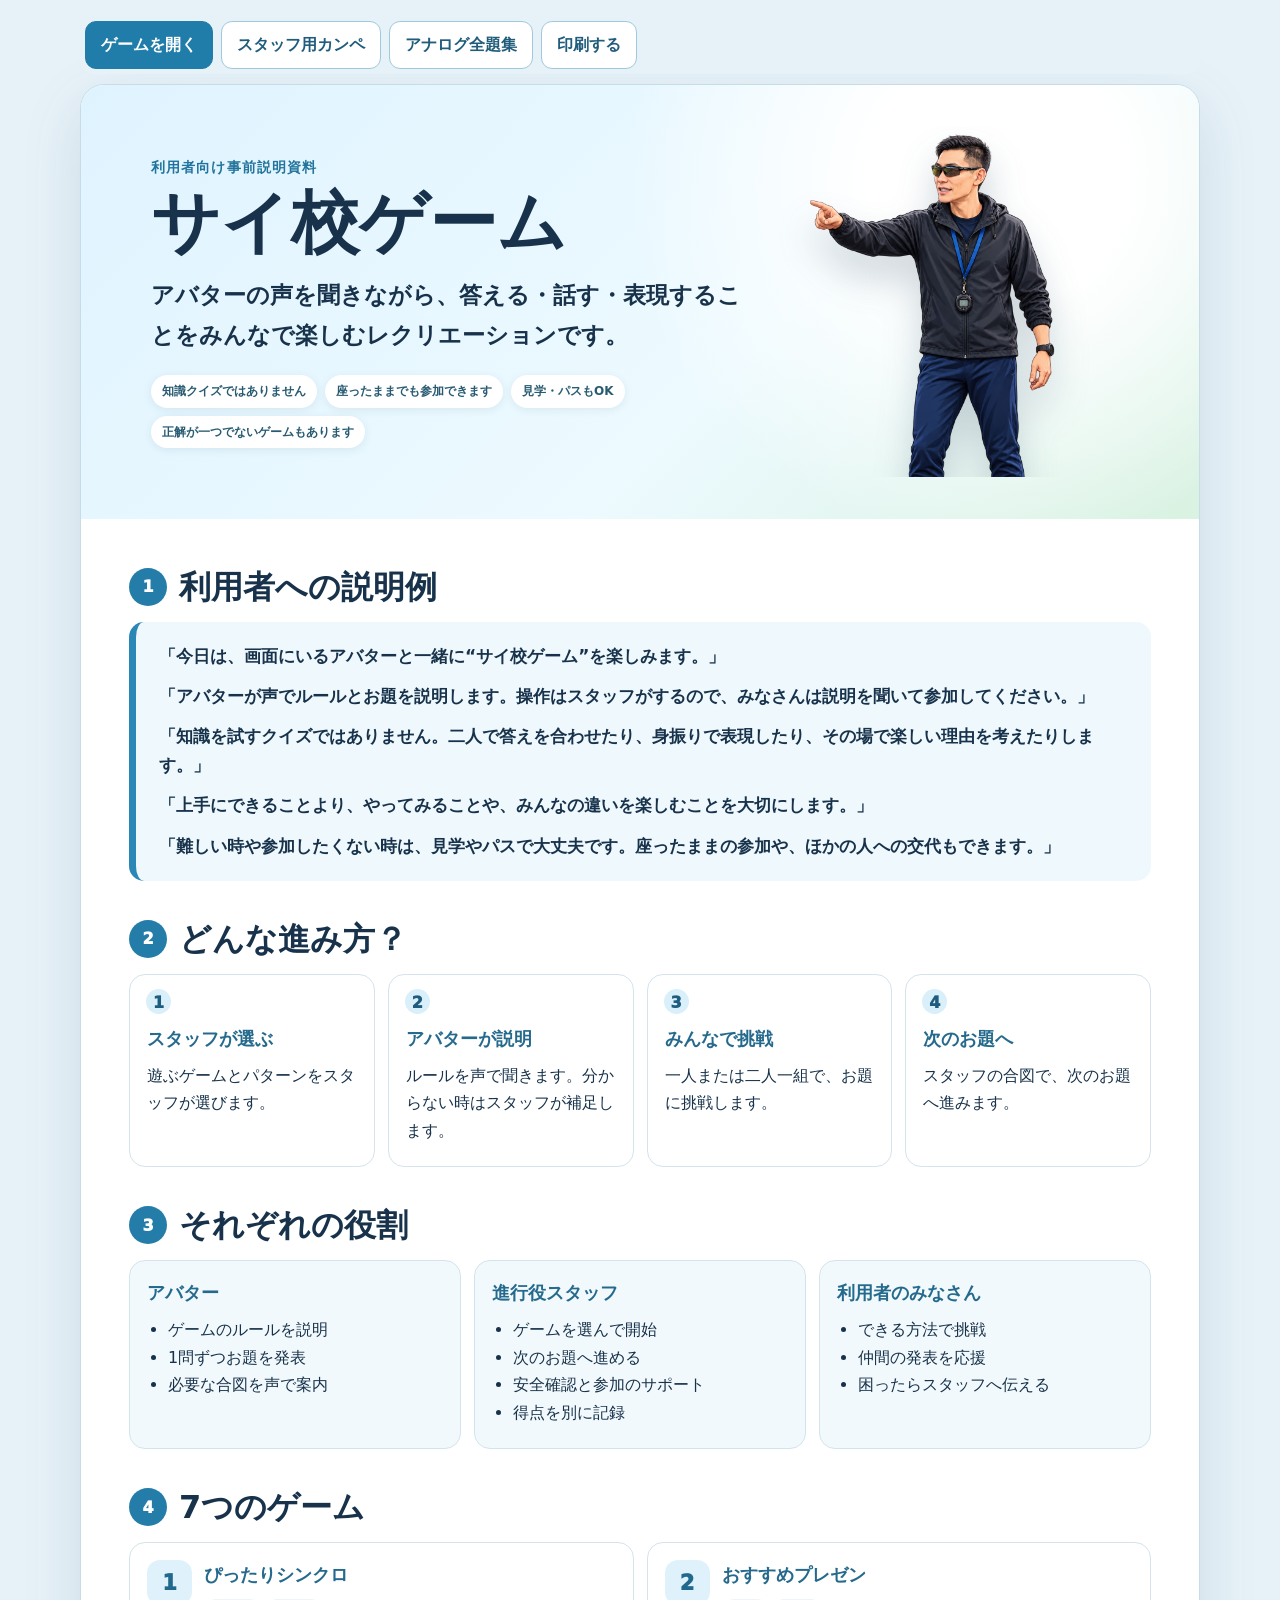
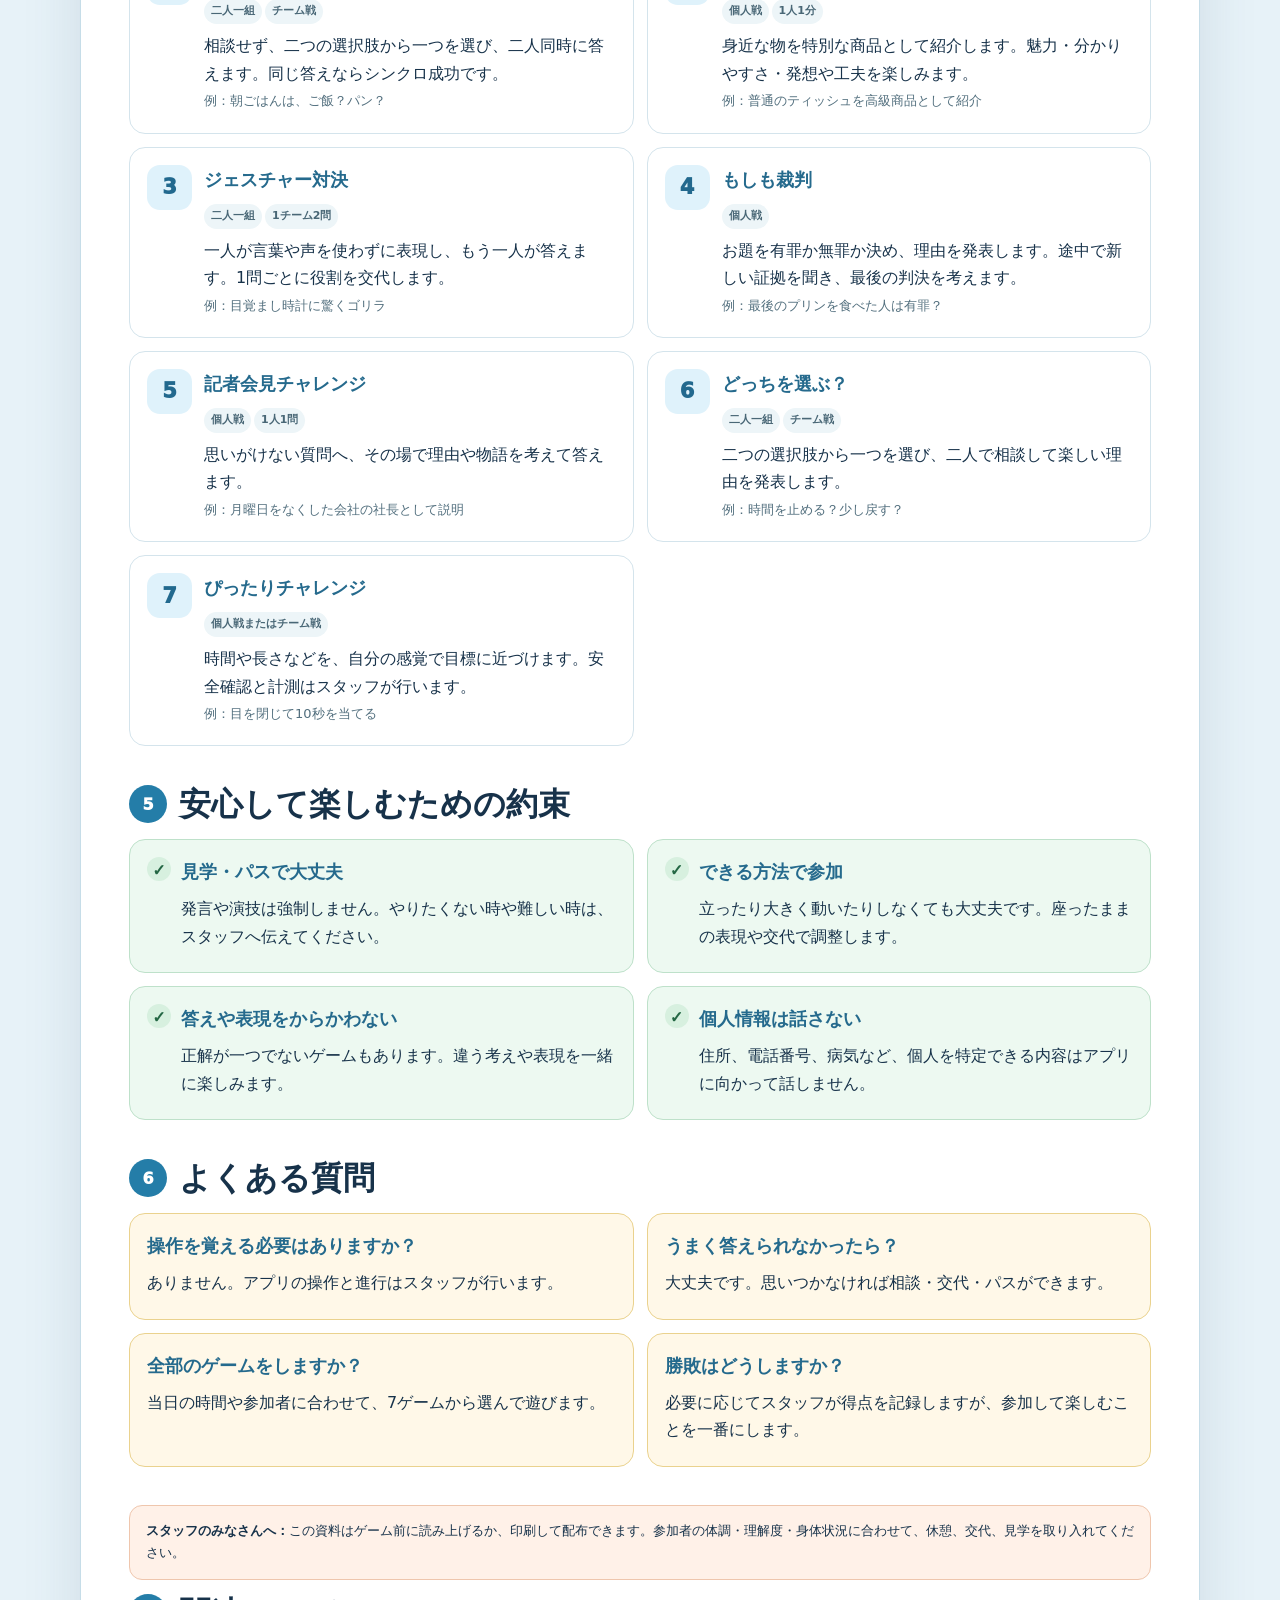
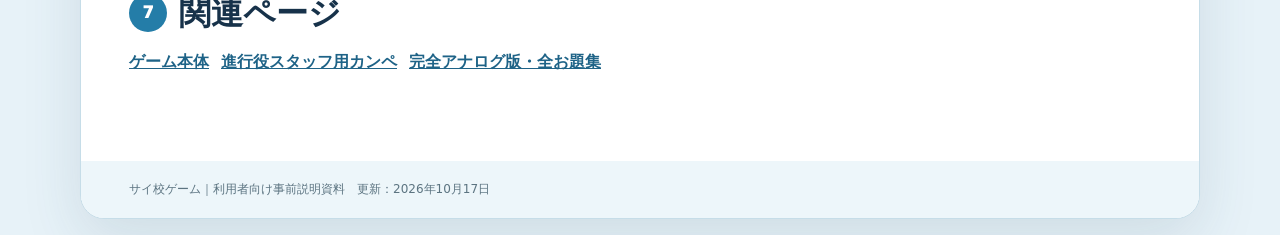
<file: game-guide.html>
<!doctype html>
<html lang="ja">
<head>
 <meta charset="utf-8">
 <meta name="viewport" content="width=device-width,initial-scale=1,viewport-fit=cover">
 <meta name="robots" content="noindex,nofollow">
 <meta name="theme-color" content="#e8f6ff">
 <title>利用者向け事前説明資料｜サイ校ゲーム</title>
 <style>
  *{box-sizing:border-box}html{scroll-behavior:smooth;background:#e7f2f8}body{margin:0;padding:16px;font-family:system-ui,"Yu Gothic UI","Hiragino Sans",Meiryo,sans-serif;color:#17324a;line-height:1.72}.toolbar{position:sticky;top:0;z-index:10;max-width:1120px;margin:0 auto 10px;padding:5px;display:flex;gap:8px;flex-wrap:wrap;border-radius:13px;background:#e7f2f8e8;backdrop-filter:blur(9px)}.btn{display:inline-flex;align-items:center;justify-content:center;min-height:44px;border:1px solid #9fc8dc;border-radius:11px;padding:9px 15px;background:#fff;color:#205c7c;text-decoration:none;font:inherit;font-weight:900;cursor:pointer}.btn.primary{border-color:#207ca9;background:#207ca9;color:#fff}.page{max-width:1120px;margin:auto;background:#fff;border:1px solid #c6dde8;border-radius:24px;box-shadow:0 20px 60px #244c6421;overflow:hidden}.hero{position:relative;min-height:400px;padding:42px clamp(22px,6vw,70px);display:grid;grid-template-columns:minmax(0,1.25fr) minmax(240px,.75fr);align-items:center;background:radial-gradient(circle at 82% 22%,#fff 0 13%,transparent 38%),linear-gradient(135deg,#dff3ff,#edfaff 60%,#d9f2e1)}.eyebrow{margin:0 0 7px;color:#23749c;font-size:14px;font-weight:950;letter-spacing:.08em}.hero h1{margin:0;font-size:clamp(36px,6vw,68px);line-height:1.08}.lead{max-width:680px;margin:17px 0 0;font-size:clamp(17px,2.2vw,23px);font-weight:800}.hero-avatar{align-self:end;height:350px;display:flex;justify-content:center;overflow:hidden}.hero-avatar img{height:470px;width:auto;object-fit:contain;object-position:top center;filter:drop-shadow(0 22px 18px #20445938)}.badges{display:flex;gap:8px;flex-wrap:wrap;margin-top:20px}.badge{padding:6px 11px;border-radius:999px;background:#fff;color:#285b72;font-size:12px;font-weight:900;box-shadow:0 2px 8px #21485d18}.content{padding:clamp(20px,4vw,48px)}section{scroll-margin-top:70px;margin:0 0 38px}.section-title{display:flex;gap:12px;align-items:center;margin-bottom:15px}.number{display:grid;place-items:center;flex:none;width:38px;height:38px;border-radius:50%;background:#247da8;color:#fff;font-weight:950}.section-title h2{margin:0;font-size:clamp(23px,3vw,32px);line-height:1.25}.role-grid,.flow,.game-grid,.promise-grid,.faq-grid{display:grid;gap:13px}.role-grid{grid-template-columns:repeat(3,1fr)}.flow{grid-template-columns:repeat(4,1fr);counter-reset:step}.game-grid,.promise-grid,.faq-grid{grid-template-columns:repeat(2,1fr)}.card{border:1px solid #d4e4ec;border-radius:16px;padding:17px;background:#fff;break-inside:avoid}.card.soft{background:#f2f9fc}.card.warm{background:#fff8e8;border-color:#ead28e}.card.green{background:#edf9f1;border-color:#bee1ca}.card h3{margin:0 0 7px;font-size:18px;color:#256a8d}.card p{margin:5px 0}.card ul{margin:5px 0;padding-left:21px}.flow .card{position:relative;padding-top:49px}.flow .card::before{counter-increment:step;content:counter(step);position:absolute;top:14px;left:16px;display:grid;place-items:center;width:25px;height:25px;border-radius:50%;background:#d9effa;color:#205c7d;font-weight:950}.script{border-left:7px solid #2a87b6;border-radius:15px;background:#eef8fd;padding:20px 23px;font-size:17px;font-weight:700}.script p{margin:0 0 11px}.script p:last-child{margin:0}.game-card{display:grid;grid-template-columns:auto 1fr;gap:12px}.game-icon{display:grid;place-items:center;width:45px;height:45px;border-radius:13px;background:#dff2fb;color:#22698e;font-size:21px;font-weight:950}.game-card h3{margin:0 0 4px}.game-card p{margin:3px 0}.meta{display:inline-block;margin:3px 3px 5px 0;padding:3px 7px;border-radius:999px;background:#edf5f8;color:#496776;font-size:11px;font-weight:900}.example{color:#526f7e;font-size:13px}.promise{display:grid;grid-template-columns:auto 1fr;gap:10px;align-items:start}.check{display:grid;place-items:center;width:24px;height:24px;border-radius:50%;background:#d7f0df;color:#246744;font-weight:950}.note{padding:14px 16px;border-radius:13px;background:#fff1e8;border:1px solid #efc6ad;font-size:13px}.links{display:flex;gap:12px;flex-wrap:wrap}.links a{color:#1e6387;font-weight:900}footer{padding:18px clamp(20px,4vw,48px);background:#edf6fa;color:#5c7481;font-size:12px}@page{size:A4 portrait;margin:10mm}@media print{html,body{background:#fff}body{padding:0}.toolbar{display:none}.page{max-width:none;border:0;border-radius:0;box-shadow:none}.hero{min-height:220px;padding:20px 25px;grid-template-columns:1.4fr .6fr}.hero h1{font-size:38px}.lead{font-size:15px}.hero-avatar{height:210px}.hero-avatar img{height:280px}.content{padding:22px}.role-grid{grid-template-columns:repeat(3,1fr)}.flow{grid-template-columns:repeat(4,1fr)}.game-grid,.promise-grid,.faq-grid{grid-template-columns:repeat(2,1fr)}section{margin-bottom:22px}.card{padding:11px}.card p,.card li,.script,.example{font-size:10px}.game-card{gap:7px}.game-icon{width:33px;height:33px;font-size:15px}.section-title h2{font-size:21px}.number{width:30px;height:30px}.page-break{break-before:page}.links{display:none}}@media(max-width:820px){body{padding:8px}.toolbar{padding:4px 0}.btn{flex:1}.page{border-radius:17px}.hero{min-height:500px;padding:29px 20px 0;grid-template-columns:1fr}.hero-avatar{height:270px}.hero-avatar img{height:350px}.role-grid,.flow,.game-grid,.promise-grid,.faq-grid{grid-template-columns:1fr}.flow .card{padding-top:17px;padding-left:54px}.flow .card::before{top:17px}.content{padding:21px 15px}.script{font-size:15px}}
 </style>
</head>
<body>
 <nav class="toolbar" aria-label="資料の操作"><a class="btn primary" href="/preset-preview.html" target="_blank" rel="noopener">ゲームを開く</a><a class="btn" href="/host-cue-sheet.html">スタッフ用カンペ</a><a class="btn" href="/analog-game-book.html">アナログ全題集</a><button class="btn" type="button" onclick="print()">印刷する</button></nav>
 <main class="page">
  <header class="hero"><div><p class="eyebrow">利用者向け事前説明資料</p><h1>サイ校ゲーム</h1><p class="lead">アバターの声を聞きながら、答える・話す・表現することをみんなで楽しむレクリエーションです。</p><div class="badges"><span class="badge">知識クイズではありません</span><span class="badge">座ったままでも参加できます</span><span class="badge">見学・パスもOK</span><span class="badge">正解が一つでないゲームもあります</span></div></div><div class="hero-avatar"><img src="/coach-avatar.png" alt="ゲームを進行する男性スポーツコーチ姿のアバター"></div></header>
  <div class="content">
   <section id="script"><div class="section-title"><span class="number">1</span><h2>利用者への説明例</h2></div><div class="script"><p>「今日は、画面にいるアバターと一緒に“サイ校ゲーム”を楽しみます。」</p><p>「アバターが声でルールとお題を説明します。操作はスタッフがするので、みなさんは説明を聞いて参加してください。」</p><p>「知識を試すクイズではありません。二人で答えを合わせたり、身振りで表現したり、その場で楽しい理由を考えたりします。」</p><p>「上手にできることより、やってみることや、みんなの違いを楽しむことを大切にします。」</p><p>「難しい時や参加したくない時は、見学やパスで大丈夫です。座ったままの参加や、ほかの人への交代もできます。」</p></div></section>
   <section id="about"><div class="section-title"><span class="number">2</span><h2>どんな進み方？</h2></div><div class="flow"><article class="card"><h3>スタッフが選ぶ</h3><p>遊ぶゲームとパターンをスタッフが選びます。</p></article><article class="card"><h3>アバターが説明</h3><p>ルールを声で聞きます。分からない時はスタッフが補足します。</p></article><article class="card"><h3>みんなで挑戦</h3><p>一人または二人一組で、お題に挑戦します。</p></article><article class="card"><h3>次のお題へ</h3><p>スタッフの合図で、次のお題へ進みます。</p></article></div></section>
   <section id="roles"><div class="section-title"><span class="number">3</span><h2>それぞれの役割</h2></div><div class="role-grid"><article class="card soft"><h3>アバター</h3><ul><li>ゲームのルールを説明</li><li>1問ずつお題を発表</li><li>必要な合図を声で案内</li></ul></article><article class="card soft"><h3>進行役スタッフ</h3><ul><li>ゲームを選んで開始</li><li>次のお題へ進める</li><li>安全確認と参加のサポート</li><li>得点を別に記録</li></ul></article><article class="card soft"><h3>利用者のみなさん</h3><ul><li>できる方法で挑戦</li><li>仲間の発表を応援</li><li>困ったらスタッフへ伝える</li></ul></article></div></section>
   <section id="games" class="page-break"><div class="section-title"><span class="number">4</span><h2>7つのゲーム</h2></div><div class="game-grid">
    <article class="card game-card"><span class="game-icon">1</span><div><h3>ぴったりシンクロ</h3><span class="meta">二人一組</span><span class="meta">チーム戦</span><p>相談せず、二つの選択肢から一つを選び、二人同時に答えます。同じ答えならシンクロ成功です。</p><p class="example">例：朝ごはんは、ご飯？パン？</p></div></article>
    <article class="card game-card"><span class="game-icon">2</span><div><h3>おすすめプレゼン</h3><span class="meta">個人戦</span><span class="meta">1人1分</span><p>身近な物を特別な商品として紹介します。魅力・分かりやすさ・発想や工夫を楽しみます。</p><p class="example">例：普通のティッシュを高級商品として紹介</p></div></article>
    <article class="card game-card"><span class="game-icon">3</span><div><h3>ジェスチャー対決</h3><span class="meta">二人一組</span><span class="meta">1チーム2問</span><p>一人が言葉や声を使わずに表現し、もう一人が答えます。1問ごとに役割を交代します。</p><p class="example">例：目覚まし時計に驚くゴリラ</p></div></article>
    <article class="card game-card"><span class="game-icon">4</span><div><h3>もしも裁判</h3><span class="meta">個人戦</span><p>お題を有罪か無罪か決め、理由を発表します。途中で新しい証拠を聞き、最後の判決を考えます。</p><p class="example">例：最後のプリンを食べた人は有罪？</p></div></article>
    <article class="card game-card"><span class="game-icon">5</span><div><h3>記者会見チャレンジ</h3><span class="meta">個人戦</span><span class="meta">1人1問</span><p>思いがけない質問へ、その場で理由や物語を考えて答えます。</p><p class="example">例：月曜日をなくした会社の社長として説明</p></div></article>
    <article class="card game-card"><span class="game-icon">6</span><div><h3>どっちを選ぶ？</h3><span class="meta">二人一組</span><span class="meta">チーム戦</span><p>二つの選択肢から一つを選び、二人で相談して楽しい理由を発表します。</p><p class="example">例：時間を止める？少し戻す？</p></div></article>
    <article class="card game-card"><span class="game-icon">7</span><div><h3>ぴったりチャレンジ</h3><span class="meta">個人戦またはチーム戦</span><p>時間や長さなどを、自分の感覚で目標に近づけます。安全確認と計測はスタッフが行います。</p><p class="example">例：目を閉じて10秒を当てる</p></div></article>
   </div></section>
   <section id="promise"><div class="section-title"><span class="number">5</span><h2>安心して楽しむための約束</h2></div><div class="promise-grid"><article class="card green promise"><span class="check">✓</span><div><h3>見学・パスで大丈夫</h3><p>発言や演技は強制しません。やりたくない時や難しい時は、スタッフへ伝えてください。</p></div></article><article class="card green promise"><span class="check">✓</span><div><h3>できる方法で参加</h3><p>立ったり大きく動いたりしなくても大丈夫です。座ったままの表現や交代で調整します。</p></div></article><article class="card green promise"><span class="check">✓</span><div><h3>答えや表現をからかわない</h3><p>正解が一つでないゲームもあります。違う考えや表現を一緒に楽しみます。</p></div></article><article class="card green promise"><span class="check">✓</span><div><h3>個人情報は話さない</h3><p>住所、電話番号、病気など、個人を特定できる内容はアプリに向かって話しません。</p></div></article></div></section>
   <section id="faq"><div class="section-title"><span class="number">6</span><h2>よくある質問</h2></div><div class="faq-grid"><article class="card warm"><h3>操作を覚える必要はありますか？</h3><p>ありません。アプリの操作と進行はスタッフが行います。</p></article><article class="card warm"><h3>うまく答えられなかったら？</h3><p>大丈夫です。思いつかなければ相談・交代・パスができます。</p></article><article class="card warm"><h3>全部のゲームをしますか？</h3><p>当日の時間や参加者に合わせて、7ゲームから選んで遊びます。</p></article><article class="card warm"><h3>勝敗はどうしますか？</h3><p>必要に応じてスタッフが得点を記録しますが、参加して楽しむことを一番にします。</p></article></div></section>
   <p class="note"><strong>スタッフのみなさんへ：</strong>この資料はゲーム前に読み上げるか、印刷して配布できます。参加者の体調・理解度・身体状況に合わせて、休憩、交代、見学を取り入れてください。</p>
   <section id="links"><div class="section-title"><span class="number">7</span><h2>関連ページ</h2></div><div class="links"><a href="/preset-preview.html" target="_blank" rel="noopener">ゲーム本体</a><a href="/host-cue-sheet.html">進行役スタッフ用カンペ</a><a href="/analog-game-book.html">完全アナログ版・全お題集</a></div></section>
  </div>
  <footer>サイ校ゲーム｜利用者向け事前説明資料　更新：2026年10月17日</footer>
 </main>
</body>
</html>
</file>
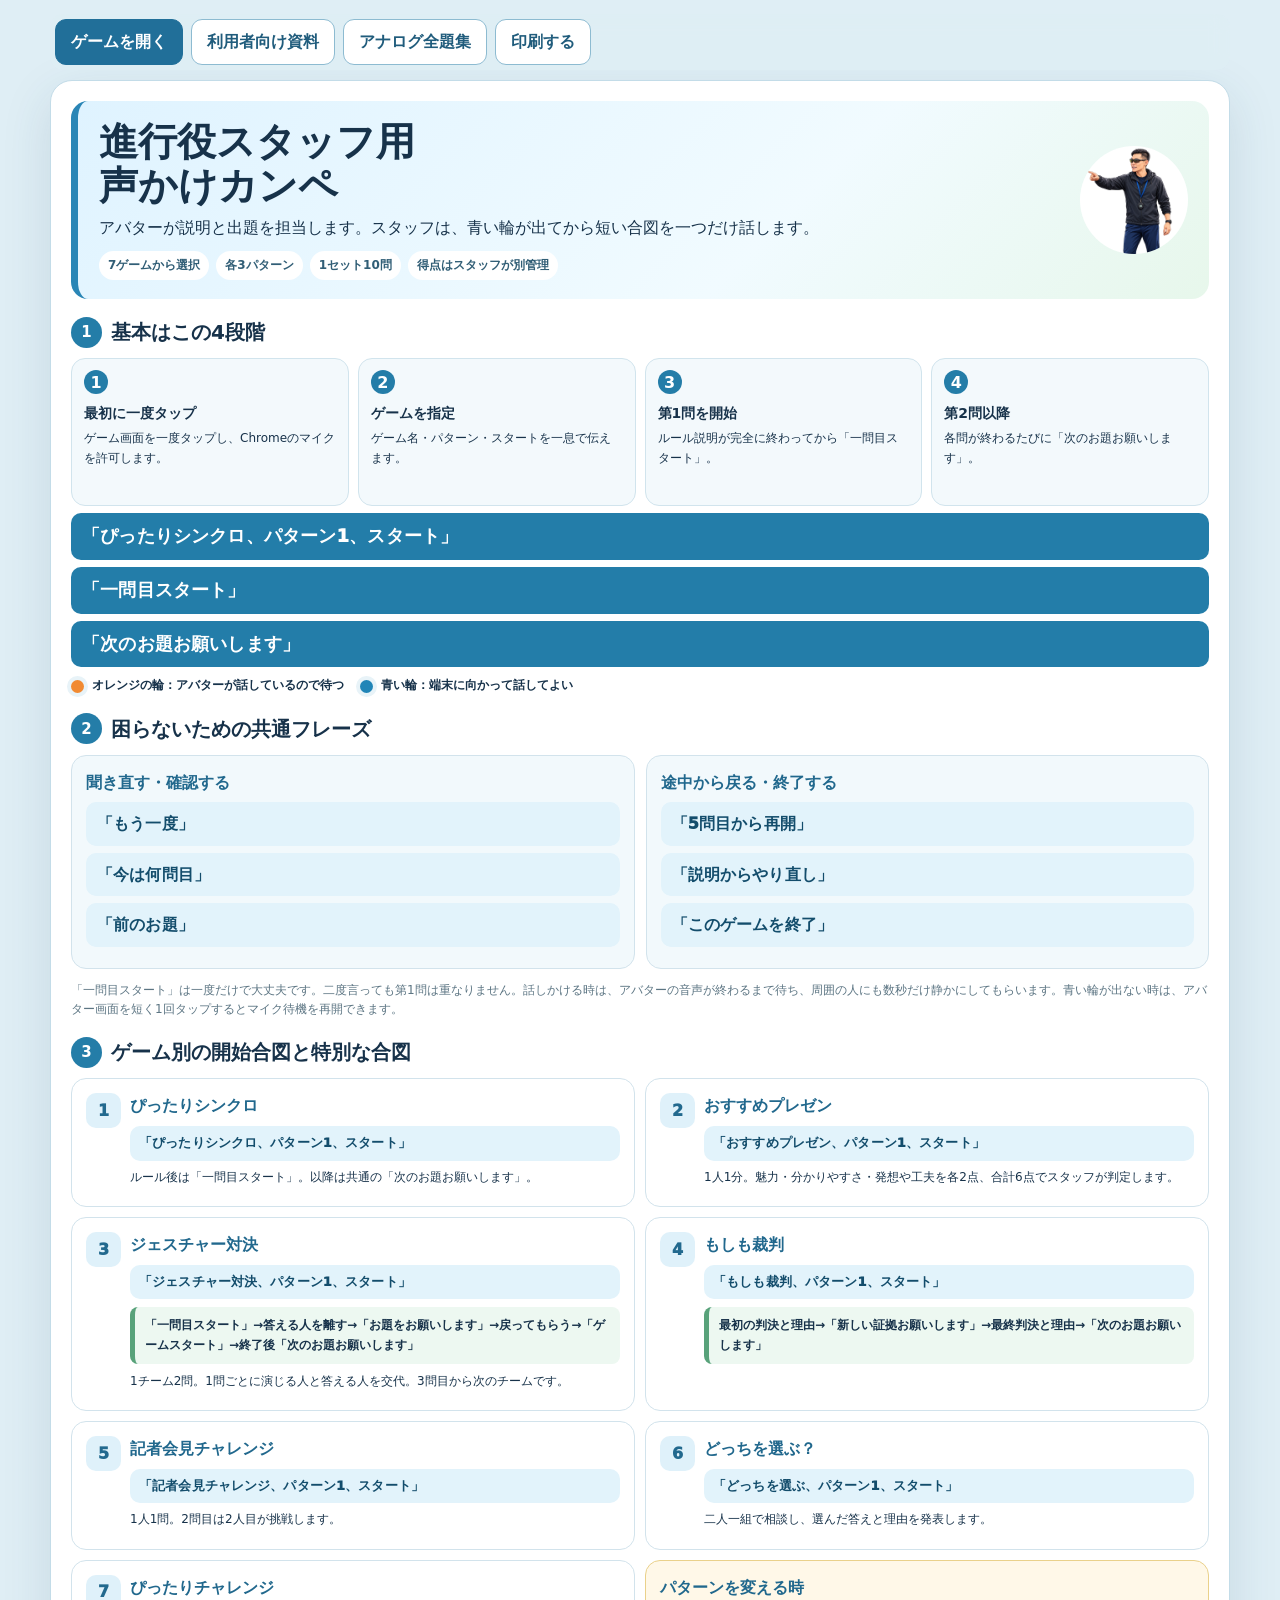
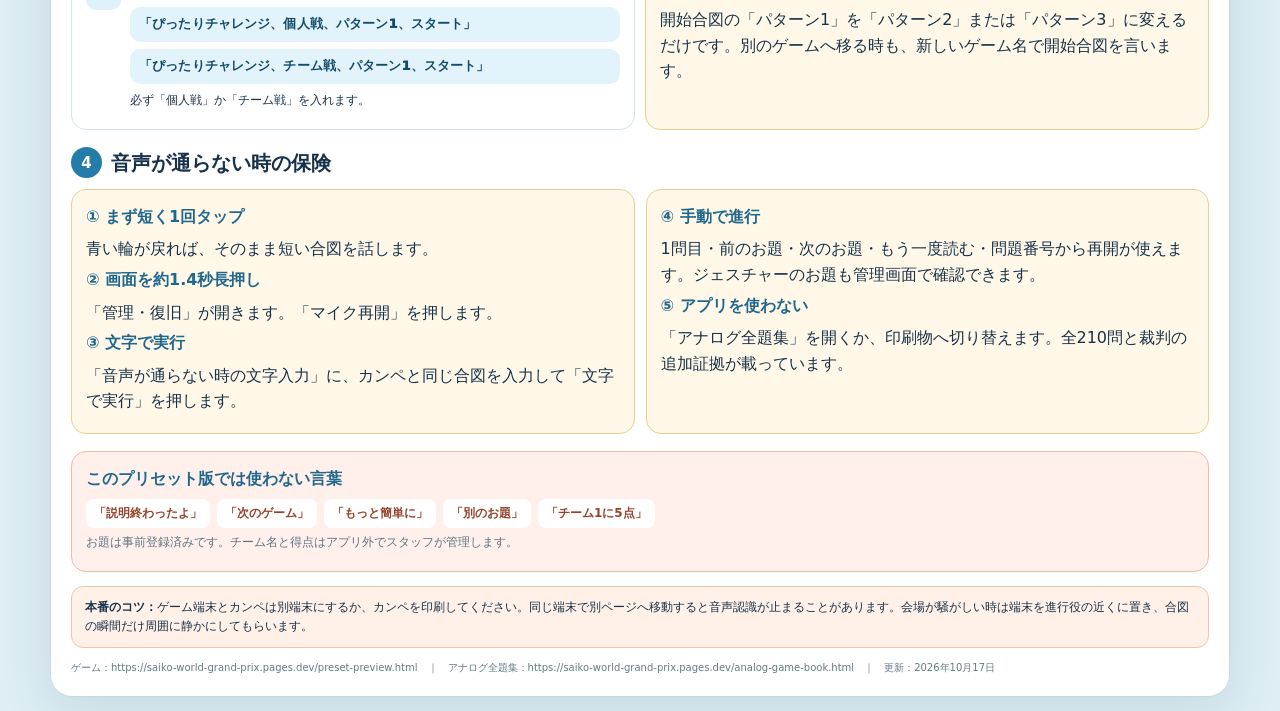
<file: host-cue-sheet.html>
<!doctype html>
<html lang="ja">
<head>
 <meta charset="utf-8">
 <meta name="viewport" content="width=device-width,initial-scale=1,viewport-fit=cover">
 <meta name="robots" content="noindex,nofollow">
 <meta name="theme-color" content="#e8f6ff">
 <title>進行役スタッフ用 声かけカンペ｜サイ校ゲーム</title>
 <style>
  *{box-sizing:border-box}html{scroll-behavior:smooth;background:#dfeef5}body{margin:0;padding:14px;font-family:system-ui,"Yu Gothic UI","Hiragino Sans",Meiryo,sans-serif;color:#17324a;line-height:1.6}button,a{font:inherit}.toolbar{position:sticky;top:0;z-index:10;max-width:1180px;margin:0 auto 10px;padding:5px;display:flex;gap:8px;flex-wrap:wrap;border-radius:14px;background:#dfeef5e8;backdrop-filter:blur(9px)}.btn{display:inline-flex;align-items:center;justify-content:center;min-height:44px;border:1px solid #8dbbd1;border-radius:11px;padding:9px 15px;background:#fff;color:#205c7c;text-decoration:none;font-weight:900;cursor:pointer}.btn.primary{background:#216f99;color:#fff;border-color:#216f99}.sheet{max-width:1180px;margin:auto;background:#fff;border:1px solid #c3dce8;border-radius:22px;padding:20px;box-shadow:0 16px 50px #244c6421}.hero{display:grid;grid-template-columns:1fr auto;gap:18px;align-items:center;padding:19px 21px;border-radius:17px;background:linear-gradient(135deg,#dff3ff,#f1fbff 62%,#e7f7eb);border-left:7px solid #2a86b6}.hero h1{margin:0;font-size:clamp(25px,4vw,39px);line-height:1.15}.hero p{margin:6px 0 0}.avatar{width:108px;height:108px;overflow:hidden;border-radius:50%;background:#fff}.avatar img{width:145px;height:160px;object-fit:contain;object-position:center top;transform:translateX(-18px)}.badges{display:flex;gap:7px;flex-wrap:wrap;margin-top:10px}.badge{padding:5px 9px;border-radius:999px;background:#fff;color:#315e76;font-size:12px;font-weight:900}.section{margin-top:17px}.section-title{display:flex;align-items:center;gap:9px;margin:0 0 10px;font-size:20px}.section-title b{display:grid;place-items:center;width:31px;height:31px;border-radius:50%;background:#247da8;color:#fff;font-size:15px}.grid{display:grid;grid-template-columns:repeat(2,minmax(0,1fr));gap:11px}.card{border:1px solid #d2e3ec;border-radius:15px;padding:14px;background:#fff;break-inside:avoid}.card.soft{background:#f2f9fc}.card.warm{background:#fff8e8;border-color:#ead18b}.card.alert{background:#fff0ec;border-color:#efb9a4}.card h3{margin:0 0 7px;color:#21688d;font-size:16px}.card p{margin:5px 0}.card ol,.card ul{margin:4px 0;padding-left:21px}.phrase{display:block;margin:7px 0;padding:9px 11px;border-radius:10px;background:#e2f3fb;color:#134d6c;font-size:16px;font-weight:950;letter-spacing:.01em}.phrase.key{background:#237da9;color:#fff;font-size:18px}.mini{color:#5c7583;font-size:12px}.steps{display:grid;grid-template-columns:repeat(4,1fr);gap:9px;counter-reset:step}.step{position:relative;min-height:148px;padding:43px 12px 12px;border-radius:14px;background:#f3f9fc;border:1px solid #d1e4ed}.step::before{counter-increment:step;content:counter(step);position:absolute;top:11px;left:12px;display:grid;place-items:center;width:24px;height:24px;border-radius:50%;background:#247da8;color:#fff;font-weight:900}.step h3{margin:0 0 5px;font-size:14px}.step p{margin:0;font-size:12px}.signal-row{display:flex;gap:16px;flex-wrap:wrap;margin-top:9px}.signal{display:flex;align-items:center;gap:8px;font-size:12px;font-weight:900}.dot{width:13px;height:13px;border-radius:50%;box-shadow:0 0 0 4px #e8f3f8}.dot.orange{background:#f18a32}.dot.blue{background:#2185b7}.game-grid{display:grid;grid-template-columns:repeat(2,minmax(0,1fr));gap:10px}.game{display:grid;grid-template-columns:35px 1fr;gap:9px}.game-no{display:grid;place-items:center;width:35px;height:35px;border-radius:10px;background:#dff1fa;color:#22698e;font-weight:950}.game h3{margin:0 0 4px}.game p{font-size:12px}.game .phrase{font-size:13px;padding:7px 9px}.flowline{margin:8px 0;padding:9px 10px;border-left:5px solid #58a27a;border-radius:8px;background:#edf8f1;font-size:12px;font-weight:800}.dont{display:flex;gap:7px;flex-wrap:wrap}.dont span{padding:5px 8px;border-radius:8px;background:#fff;color:#94442d;font-size:12px;font-weight:900}.footer-note{margin-top:14px;padding:11px 13px;border-radius:12px;background:#fff1e8;border:1px solid #efc6ad;font-size:12px}footer{margin-top:12px;color:#617b89;font-size:10px;overflow-wrap:anywhere}@page{size:A4 portrait;margin:8mm}@media print{html,body{background:#fff}body{padding:0}.toolbar{display:none}.sheet{max-width:none;border:0;border-radius:0;box-shadow:none;padding:0}.hero{padding:10px 13px}.hero h1{font-size:25px}.hero p{font-size:10px}.avatar{width:72px;height:72px}.avatar img{width:98px;height:108px;transform:translateX(-13px)}.badge{font-size:8px;padding:3px 6px}.section{margin-top:9px}.section-title{font-size:15px;margin-bottom:5px}.section-title b{width:23px;height:23px;font-size:11px}.steps{gap:5px}.step{min-height:100px;padding:30px 7px 7px}.step::before{width:18px;height:18px;top:7px;left:7px;font-size:9px}.step h3,.card h3{font-size:10px}.step p,.card p,.card li,.mini,.signal,.game p,.flowline,.dont span{font-size:7.5px;line-height:1.38}.grid,.game-grid{gap:5px}.card{padding:7px}.phrase,.phrase.key,.game .phrase{font-size:8.5px;padding:4px 6px;margin:3px 0}.section.games{break-before:page}.footer-note,footer{font-size:7px;margin-top:6px;padding:5px}.game{grid-template-columns:24px 1fr;gap:5px}.game-no{width:24px;height:24px;font-size:9px}.signal-row{margin-top:4px}.dot{width:8px;height:8px}}@media(max-width:780px){body{padding:8px}.toolbar{padding:3px 0}.btn{flex:1}.sheet{padding:12px;border-radius:16px}.hero{grid-template-columns:1fr;padding:16px}.avatar{display:none}.steps,.grid,.game-grid{grid-template-columns:1fr}.step{min-height:0}.section-title{font-size:18px}.phrase.key{font-size:16px}}
 </style>
</head>
<body>
 <nav class="toolbar" aria-label="カンペの操作">
  <a class="btn primary" href="/preset-preview.html" target="_blank" rel="noopener">ゲームを開く</a>
  <a class="btn" href="/game-guide.html">利用者向け資料</a>
  <a class="btn" href="/analog-game-book.html">アナログ全題集</a>
  <button class="btn" type="button" onclick="print()">印刷する</button>
 </nav>
 <main class="sheet">
  <header class="hero">
   <div><h1>進行役スタッフ用<br>声かけカンペ</h1><p>アバターが説明と出題を担当します。スタッフは、青い輪が出てから短い合図を一つだけ話します。</p><div class="badges"><span class="badge">7ゲームから選択</span><span class="badge">各3パターン</span><span class="badge">1セット10問</span><span class="badge">得点はスタッフが別管理</span></div></div>
   <div class="avatar"><img src="/coach-avatar.png" alt="男性スポーツコーチ姿のアバター"></div>
  </header>
  <section class="section">
   <h2 class="section-title"><b>1</b>基本はこの4段階</h2>
   <div class="steps"><article class="step"><h3>最初に一度タップ</h3><p>ゲーム画面を一度タップし、Chromeのマイクを許可します。</p></article><article class="step"><h3>ゲームを指定</h3><p>ゲーム名・パターン・スタートを一息で伝えます。</p></article><article class="step"><h3>第1問を開始</h3><p>ルール説明が完全に終わってから「一問目スタート」。</p></article><article class="step"><h3>第2問以降</h3><p>各問が終わるたびに「次のお題お願いします」。</p></article></div>
   <span class="phrase key">「ぴったりシンクロ、パターン1、スタート」</span><span class="phrase key">「一問目スタート」</span><span class="phrase key">「次のお題お願いします」</span>
   <div class="signal-row"><span class="signal"><i class="dot orange"></i>オレンジの輪：アバターが話しているので待つ</span><span class="signal"><i class="dot blue"></i>青い輪：端末に向かって話してよい</span></div>
  </section>
  <section class="section">
   <h2 class="section-title"><b>2</b>困らないための共通フレーズ</h2>
   <div class="grid"><article class="card soft"><h3>聞き直す・確認する</h3><span class="phrase">「もう一度」</span><span class="phrase">「今は何問目」</span><span class="phrase">「前のお題」</span></article><article class="card soft"><h3>途中から戻る・終了する</h3><span class="phrase">「5問目から再開」</span><span class="phrase">「説明からやり直し」</span><span class="phrase">「このゲームを終了」</span></article></div>
   <p class="mini">「一問目スタート」は一度だけで大丈夫です。二度言っても第1問は重なりません。話しかける時は、アバターの音声が終わるまで待ち、周囲の人にも数秒だけ静かにしてもらいます。青い輪が出ない時は、アバター画面を短く1回タップするとマイク待機を再開できます。</p>
  </section>
  <section class="section games">
   <h2 class="section-title"><b>3</b>ゲーム別の開始合図と特別な合図</h2>
   <div class="game-grid">
    <article class="card game"><span class="game-no">1</span><div><h3>ぴったりシンクロ</h3><span class="phrase">「ぴったりシンクロ、パターン1、スタート」</span><p>ルール後は「一問目スタート」。以降は共通の「次のお題お願いします」。</p></div></article>
    <article class="card game"><span class="game-no">2</span><div><h3>おすすめプレゼン</h3><span class="phrase">「おすすめプレゼン、パターン1、スタート」</span><p>1人1分。魅力・分かりやすさ・発想や工夫を各2点、合計6点でスタッフが判定します。</p></div></article>
    <article class="card game"><span class="game-no">3</span><div><h3>ジェスチャー対決</h3><span class="phrase">「ジェスチャー対決、パターン1、スタート」</span><div class="flowline">「一問目スタート」→答える人を離す→「お題をお願いします」→戻ってもらう→「ゲームスタート」→終了後「次のお題お願いします」</div><p>1チーム2問。1問ごとに演じる人と答える人を交代。3問目から次のチームです。</p></div></article>
    <article class="card game"><span class="game-no">4</span><div><h3>もしも裁判</h3><span class="phrase">「もしも裁判、パターン1、スタート」</span><div class="flowline">最初の判決と理由→「新しい証拠お願いします」→最終判決と理由→「次のお題お願いします」</div></div></article>
    <article class="card game"><span class="game-no">5</span><div><h3>記者会見チャレンジ</h3><span class="phrase">「記者会見チャレンジ、パターン1、スタート」</span><p>1人1問。2問目は2人目が挑戦します。</p></div></article>
    <article class="card game"><span class="game-no">6</span><div><h3>どっちを選ぶ？</h3><span class="phrase">「どっちを選ぶ、パターン1、スタート」</span><p>二人一組で相談し、選んだ答えと理由を発表します。</p></div></article>
    <article class="card game"><span class="game-no">7</span><div><h3>ぴったりチャレンジ</h3><span class="phrase">「ぴったりチャレンジ、個人戦、パターン1、スタート」</span><span class="phrase">「ぴったりチャレンジ、チーム戦、パターン1、スタート」</span><p>必ず「個人戦」か「チーム戦」を入れます。</p></div></article>
    <article class="card warm"><div><h3>パターンを変える時</h3><p>開始合図の「パターン1」を「パターン2」または「パターン3」に変えるだけです。別のゲームへ移る時も、新しいゲーム名で開始合図を言います。</p></div></article>
   </div>
  </section>
  <section class="section">
   <h2 class="section-title"><b>4</b>音声が通らない時の保険</h2>
   <div class="grid"><article class="card warm"><h3>① まず短く1回タップ</h3><p>青い輪が戻れば、そのまま短い合図を話します。</p><h3>② 画面を約1.4秒長押し</h3><p>「管理・復旧」が開きます。「マイク再開」を押します。</p><h3>③ 文字で実行</h3><p>「音声が通らない時の文字入力」に、カンペと同じ合図を入力して「文字で実行」を押します。</p></article><article class="card warm"><h3>④ 手動で進行</h3><p>1問目・前のお題・次のお題・もう一度読む・問題番号から再開が使えます。ジェスチャーのお題も管理画面で確認できます。</p><h3>⑤ アプリを使わない</h3><p>「アナログ全題集」を開くか、印刷物へ切り替えます。全210問と裁判の追加証拠が載っています。</p></article></div>
  </section>
  <section class="section"><div class="card alert"><h3>このプリセット版では使わない言葉</h3><div class="dont"><span>「説明終わったよ」</span><span>「次のゲーム」</span><span>「もっと簡単に」</span><span>「別のお題」</span><span>「チーム1に5点」</span></div><p class="mini">お題は事前登録済みです。チーム名と得点はアプリ外でスタッフが管理します。</p></div></section>
  <p class="footer-note"><strong>本番のコツ：</strong>ゲーム端末とカンペは別端末にするか、カンペを印刷してください。同じ端末で別ページへ移動すると音声認識が止まることがあります。会場が騒がしい時は端末を進行役の近くに置き、合図の瞬間だけ周囲に静かにしてもらいます。</p>
  <footer>ゲーム：https://saiko-world-grand-prix.pages.dev/preset-preview.html　｜　アナログ全題集：https://saiko-world-grand-prix.pages.dev/analog-game-book.html　｜　更新：2026年10月17日</footer>
 </main>
</body>
</html>
</file>
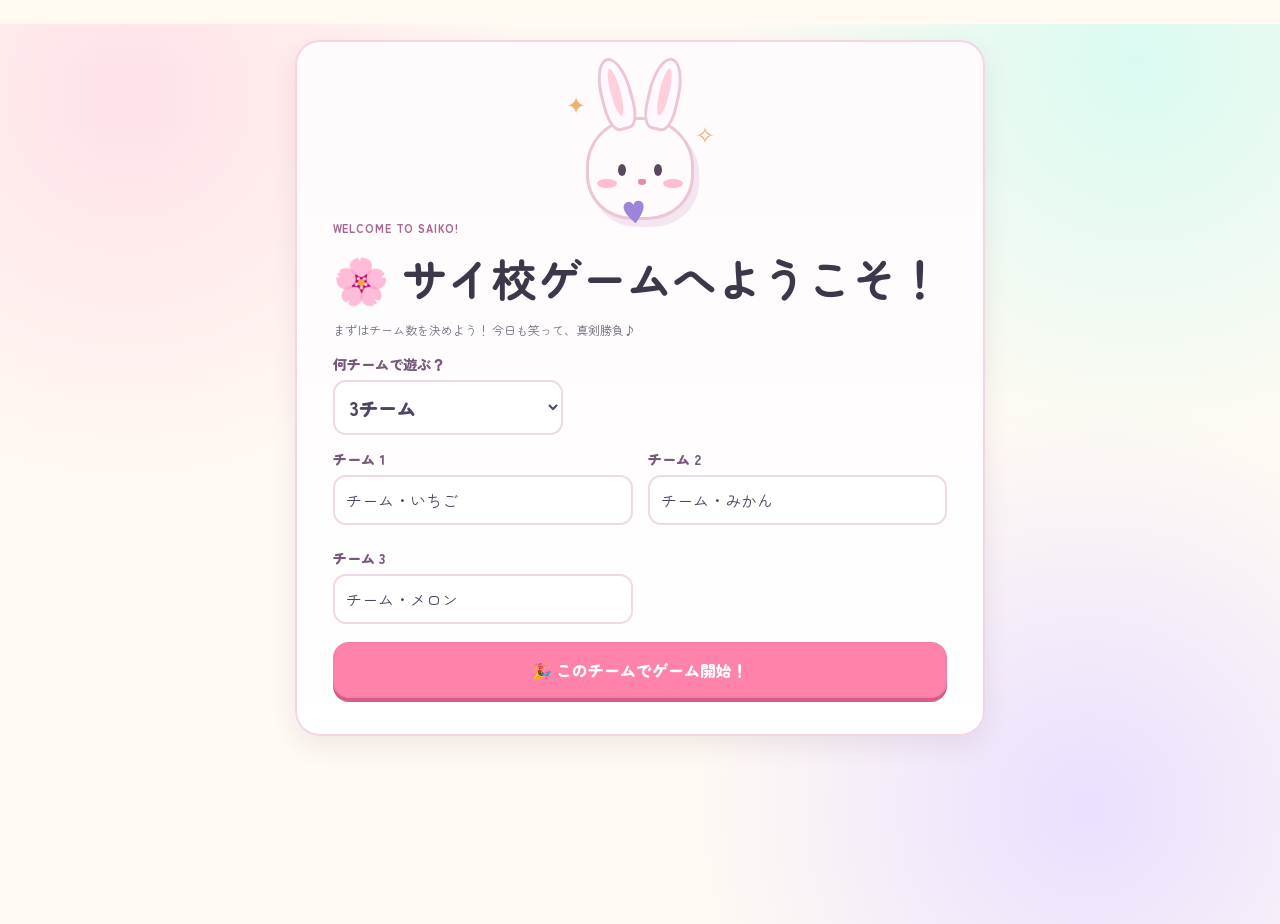
<file: new-game.html>
<!doctype html><html lang="ja"><head><meta charset="utf-8"><meta name="viewport" content="width=device-width,initial-scale=1,viewport-fit=cover"><meta name="theme-color" content="#fff9f1"><meta name="description" content="スタッフとAIが相談して、その日だけのお題を作る大人向けチーム対抗ゲーム。"><link rel="icon" href="/saiko-icon.svg" type="image/svg+xml"><link rel="manifest" href="/manifest.webmanifest"><link rel="stylesheet" href="/game-v4.css"><title>サイ校ゲーム｜AIと一緒にゲームづくり</title></head><body><div id="root"></div><div id="audience" class="audience"></div><div id="news" class="news"></div><script defer src="/game-v4.js"></script></body></html>
</file>
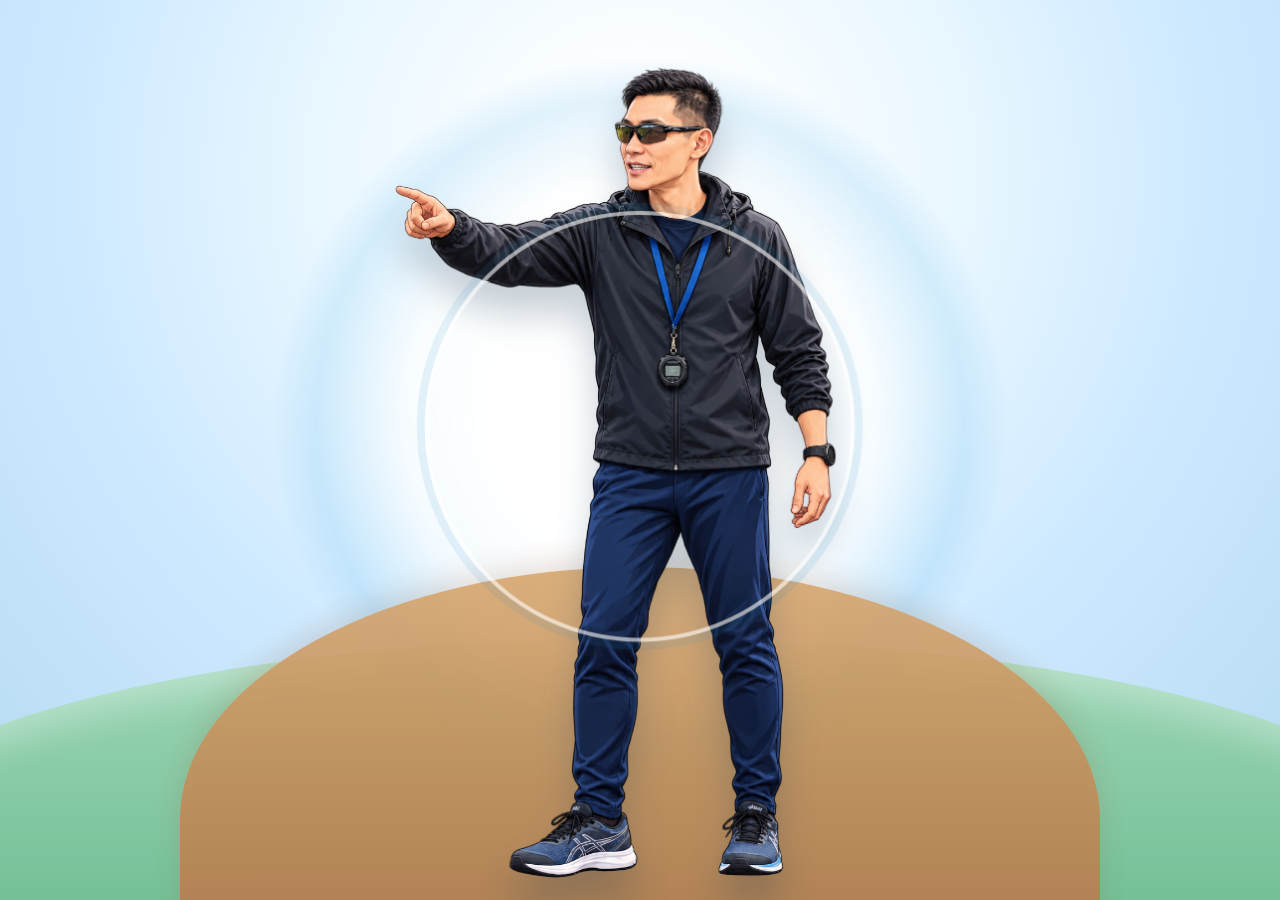
<file: preset-preview.html>
<!doctype html>
<html lang="ja">
<head>
 <meta charset="utf-8">
 <meta name="viewport" content="width=device-width,initial-scale=1,viewport-fit=cover">
 <meta name="theme-color" content="#dff2ff">
 <meta name="description" content="事前に用意したお題だけで進行するサイ校ゲーム確認版">
 <link rel="icon" href="/saiko-icon.svg" type="image/svg+xml">
 <link rel="preload" href="/coach-avatar.png" as="image">
 <link rel="preload" href="/coach-avatar-speaking.png" as="image">
 <link rel="preload" href="/audio/preset/94f5b3e2767ec80bce4a.mp3" as="audio" type="audio/mpeg">
 <link rel="stylesheet" href="/avatar-stage.css?v=preset-preview-6">
 <link rel="stylesheet" href="/preset-stage.css?v=preset-preview-6">
 <title>サイ校ゲーム｜プリセット確認版</title>
</head>
<body>
 <main id="stage" class="stage" aria-label="サイ校ゲーム・プリセット確認版"></main>
 <script src="/preset-game-data.js?v=preset-preview-6"></script>
 <script src="/preset-audio-manifest.js?v=preset-preview-6"></script>
 <script defer src="/preset-stage.js?v=preset-preview-6"></script>
</body>
</html>
</file>
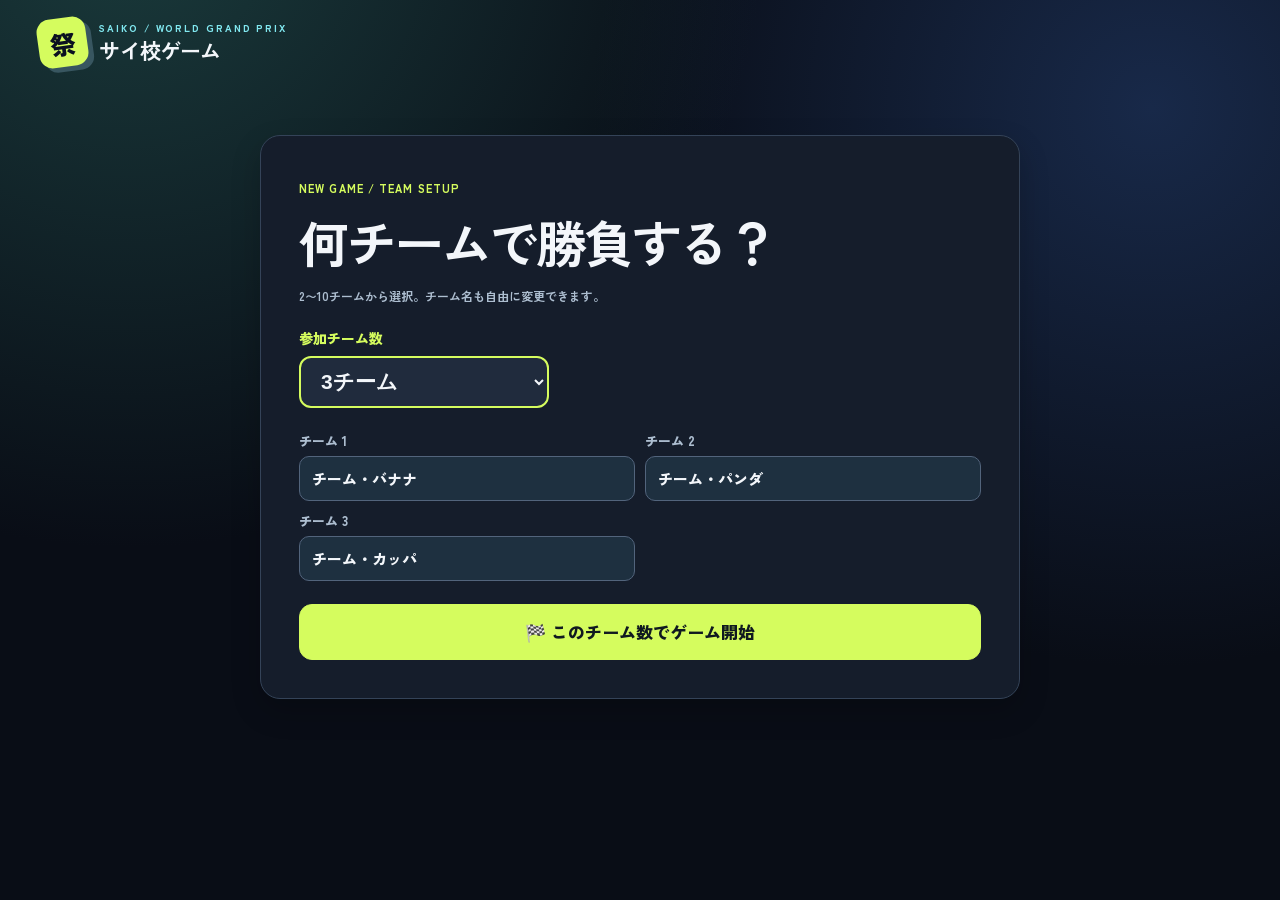
<file: studio.html>
<!doctype html>
<html lang="ja"><head><meta charset="utf-8"><meta name="viewport" content="width=device-width,initial-scale=1,viewport-fit=cover"><meta name="theme-color" content="#090d16"><meta name="description" content="人間の司会者とAIが会話しながら毎回お題を作る、サイ校のチーム対抗ゲーム。"><link rel="manifest" href="/manifest.webmanifest"><link rel="icon" href="/saiko-icon.svg" type="image/svg+xml"><link rel="stylesheet" href="/game-v3.css"><title>サイ校ゲーム</title></head><body><div id="root"></div><div id="audience" class="audience" aria-live="polite"></div><div id="news" class="news-overlay"></div><script defer src="/game-v3.js"></script></body></html>
</file>
<file: avatar-stage.css>
*{box-sizing:border-box}
html,body{width:100%;height:100%;margin:0;overflow:hidden;background:#eaf5ff;color:#13253c;font-family:"Yu Gothic UI","Hiragino Sans",Meiryo,sans-serif}
button,input,select{font:inherit}
button{cursor:pointer}
.stage{position:relative;isolation:isolate;width:100%;height:100%;min-height:100dvh;overflow:hidden;display:grid;place-items:end center;background:radial-gradient(circle at 50% 19%,#fff 0 8%,#e9f7ff 33%,#cde9ff 59%,#b4d9f0 100%);touch-action:manipulation;user-select:none;-webkit-user-select:none}
.scene{position:absolute;inset:0;overflow:hidden;pointer-events:none}
.scene::before{content:"";position:absolute;inset:auto -12% -18%;height:47%;border-radius:50% 50% 0 0;background:linear-gradient(180deg,#9fd7b7 0%,#6fbd93 70%,#54a87d 100%);box-shadow:inset 0 18px 35px #ffffff50}
.scene::after{content:"";position:absolute;left:50%;bottom:-19%;width:min(85vw,920px);height:56%;transform:translateX(-50%);border-radius:50% 50% 0 0;background:linear-gradient(180deg,#d6a56a,#bb7b4d 66%,#9f603f);opacity:.88;box-shadow:0 -8px 28px #93593738}
.glow{position:absolute;left:50%;top:47%;width:min(84vmin,740px);aspect-ratio:1;border-radius:50%;transform:translate(-50%,-50%);background:radial-gradient(circle,#fff 0 27%,#ffffffa8 45%,#74c4f033 62%,transparent 70%);filter:blur(1px)}
.avatar-frame{position:relative;z-index:2;width:min(72vw,660px);height:min(94dvh,980px);display:flex;align-items:flex-end;justify-content:center;transform-origin:50% 100%;animation:breathe 4.8s ease-in-out infinite;will-change:transform}
.avatar-sprite{position:relative;width:100%;height:100%}
.avatar-image{display:block;width:100%;height:100%;object-fit:contain;object-position:center bottom;filter:drop-shadow(0 28px 18px #1536523d);pointer-events:none;-webkit-user-drag:none}
.avatar-mouth{position:absolute;inset:0;opacity:0;clip-path:ellipse(4.6% 2.2% at 50% 13.5%);filter:none;will-change:opacity}
.voice-ring{position:absolute;left:50%;top:43%;width:min(64vmin,570px);aspect-ratio:1;border:5px solid #1879ba2b;border-radius:50%;transform:translate(-50%,-50%) scale(.92);opacity:0}
.ring-two{width:min(76vmin,690px);border-width:3px}
.listening .voice-ring{animation:listen-ring 2s ease-out infinite}
.listening .ring-two{animation-delay:.72s}
.talking .voice-ring{border-color:#ff993f47;animation:talk-ring .85s ease-out infinite}
.talking .ring-two{animation-delay:.33s}
.talking .avatar-frame{animation:talk-bob 1.05s ease-in-out infinite}
.talking .avatar-mouth{animation:mouth-talk .3s steps(1,end) infinite}
.listening .avatar-frame{animation:listen-lean 2.8s ease-in-out infinite}
.thinking .avatar-frame{animation:thinking-nod 1.8s ease-in-out infinite}
.start-surface{position:absolute;inset:0;z-index:8;width:100%;height:100%;border:0;padding:0;background:transparent;color:transparent;-webkit-tap-highlight-color:transparent}
.waiting .avatar-frame::after{content:"";position:absolute;left:50%;top:44%;width:64%;aspect-ratio:1;border-radius:50%;transform:translate(-50%,-50%);border:4px solid #fff9;box-shadow:0 0 0 8px #258ec11a;animation:ready-pulse 2.2s ease-in-out infinite;pointer-events:none}
.sr-only{position:absolute!important;width:1px!important;height:1px!important;padding:0!important;margin:-1px!important;overflow:hidden!important;clip:rect(0,0,0,0)!important;white-space:nowrap!important;border:0!important}
.admin-backdrop{position:fixed;inset:0;z-index:30;display:flex;align-items:center;justify-content:center;padding:18px;background:#071828c9;user-select:text;-webkit-user-select:text}
.admin-panel{width:min(94vw,680px);max-height:92dvh;overflow:auto;border:1px solid #d8e5ee;border-radius:24px;background:#f8fcff;color:#17324a;padding:22px;box-shadow:0 24px 80px #00101f73}
.admin-panel h1{margin:0 0 6px;font-size:25px}
.admin-state,.admin-note{margin:0 0 16px;color:#516b7d;font-size:13px;line-height:1.6}
.settings-form{display:grid;grid-template-columns:1fr 1fr auto;gap:10px;align-items:end;margin-bottom:16px}
.settings-form label{display:flex;flex-direction:column;gap:5px;font-weight:800;font-size:13px}
.settings-form input,.settings-form select{width:100%;min-height:44px;border:1px solid #b8cedd;border-radius:10px;background:#fff;color:#17324a;padding:8px 10px}
.team-names{grid-column:1/-1;margin:0;padding:12px;border:1px solid #c7dce7;border-radius:15px;background:#edf6fb}.team-names legend{padding:0 6px;font-size:14px;font-weight:900}.team-name-grid{display:grid;grid-template-columns:repeat(2,minmax(0,1fr));gap:8px}.team-names p{margin:8px 0 0;color:#587181;font-size:11px}
.voice-settings,.command-form{display:grid;grid-template-columns:1fr auto;gap:10px;align-items:end;margin:12px 0;padding:12px;border-radius:15px;background:#edf6fb}
.voice-settings label,.command-form label{display:flex;flex-direction:column;gap:5px;font-weight:800;font-size:13px}
.voice-settings select,.command-form input{width:100%;min-height:44px;border:1px solid #b8cedd;border-radius:10px;background:#fff;color:#17324a;padding:8px 10px}
.admin-panel button{min-height:43px;border:1px solid #8ab3ca;border-radius:11px;background:#e4f4fc;color:#174866;padding:8px 13px;font-weight:800;box-shadow:0 2px 0 #aac7d6}
.admin-panel button:active{transform:translateY(1px);box-shadow:none}
.admin-actions{display:flex;gap:8px;flex-wrap:wrap;margin:12px 0}
.admin-panel .danger{background:#fff0f0;color:#8c3030;border-color:#e4abab}
.admin-panel .close{margin-left:auto;background:#244b65;color:#fff}
.score-list{display:grid;gap:7px;margin:14px 0;padding:12px;border-radius:15px;background:#edf6fb}
.score-row{display:flex;justify-content:space-between;align-items:center;gap:9px;min-height:44px}
.score-row span:last-child{display:flex;gap:5px}
.score-row button{min-width:45px;min-height:36px;padding:5px 8px}
@keyframes breathe{0%,100%{transform:translateY(0) scale(1)}50%{transform:translateY(-7px) scale(1.006)}}
@keyframes talk-bob{0%,100%{transform:translateY(0) rotate(0) scale(1)}35%{transform:translateY(-7px) rotate(-.35deg) scale(1.008)}70%{transform:translateY(-2px) rotate(.18deg) scale(1.004)}}
@keyframes mouth-talk{0%,38%,100%{opacity:0}39%,76%{opacity:1}}
@keyframes listen-lean{0%,100%{transform:translateY(0) rotate(0)}50%{transform:translateY(-5px) rotate(-.55deg)}}
@keyframes thinking-nod{0%,100%{transform:translateY(0) rotate(0)}45%{transform:translateY(3px) rotate(.45deg)}65%{transform:translateY(-2px) rotate(-.2deg)}}
@keyframes ready-pulse{0%,100%{opacity:.2;transform:translate(-50%,-50%) scale(.9)}50%{opacity:.75;transform:translate(-50%,-50%) scale(1.03)}}
@keyframes listen-ring{0%{opacity:.5;transform:translate(-50%,-50%) scale(.72)}100%{opacity:0;transform:translate(-50%,-50%) scale(1.18)}}
@keyframes talk-ring{0%{opacity:.65;transform:translate(-50%,-50%) scale(.82)}100%{opacity:0;transform:translate(-50%,-50%) scale(1.08)}}
@media(max-width:700px){.avatar-frame{width:min(96vw,610px);height:min(91dvh,880px)}.settings-form,.voice-settings,.command-form,.team-name-grid{grid-template-columns:1fr}.admin-panel{padding:17px}.score-row{align-items:flex-start;flex-direction:column}.admin-panel .close{margin-left:0}}
@media(max-height:580px) and (orientation:landscape){.avatar-frame{width:min(58vw,520px);height:96dvh}.scene::before{height:38%}.scene::after{width:63vw}.admin-panel{max-height:94dvh}}
@media(prefers-reduced-motion:reduce){.avatar-frame,.avatar-mouth,.voice-ring,.waiting .avatar-frame::after{animation:none!important}.talking .avatar-mouth{opacity:1}}
</file>
<file: game-v4.css>
@import url('https://fonts.googleapis.com/css2?family=Zen+Maru+Gothic:wght@400;500;700;900&display=swap');
:root{font-family:'Zen Maru Gothic',system-ui,-apple-system,sans-serif;color:#3d3849;background:#fff9f1;--ink:#3d3849;--sub:#736d7f;--violet:#8064c7;--pink:#ed7396;--mint:#36a88e;--peach:#ffb78e;--line:#eee2e9;--paper:#fffefd;--cream:#fff9f1;--shadow:0 9px 26px rgba(103,63,89,.1)}
*{box-sizing:border-box}body{margin:0;min-height:100svh;background:radial-gradient(circle at 10% 8%,#ffe1e8 0,transparent 28%),radial-gradient(circle at 89% 4%,#dafaf1 0,transparent 28%),radial-gradient(circle at 85% 87%,#eadfff 0,transparent 30%),#fffaf3;color:var(--ink)}button,input,textarea,select{font:inherit}button{cursor:pointer}button:disabled{cursor:wait;opacity:.55}button:focus-visible,input:focus-visible,textarea:focus-visible,select:focus-visible{outline:3px solid #50b4a7;outline-offset:3px}button:active{transform:scale(.98)}
.app{max-width:1400px;margin:auto;padding:16px clamp(12px,2.7vw,35px) 40px}.head{display:flex;justify-content:space-between;align-items:center;gap:10px;margin-bottom:14px}.brand{display:flex;gap:13px;align-items:center;font-weight:900}.brand .logo{width:46px;height:46px;border-radius:15px;display:grid;place-items:center;background:#ffb7cd;color:#783d59;font-size:25px;box-shadow:3px 4px 0 #ef8eaf;transform:rotate(-6deg)}.brand small{display:block;font-size:10px;letter-spacing:.09em;color:#9b7292}.brand strong{font-size:clamp(15px,2.6vw,22px)}.button{border:2px solid #ead4e4;background:#fff;color:#73586f;border-radius:16px;font-weight:900;padding:10px 15px;min-height:44px;box-shadow:0 3px 0 #e8dce6;transition:filter .15s,transform .15s;white-space:normal;line-height:1.4}.button:hover{filter:brightness(.98)}.button.primary{background:#ff82ab;color:#fff;border-color:#f67eaa;box-shadow:0 4px 0 #d75b86}.button.mint{background:#4bbca3;color:#fff;border-color:#40ad96;box-shadow:0 4px 0 #2b977f}.button.violet{background:#8b77d0;color:#fff;border-color:#8770cf;box-shadow:0 4px 0 #6f55b2}.button.tiny{font-size:12px;min-height:35px;padding:6px 11px;box-shadow:none}.button.ghost{background:#fff9fb}.button.danger{background:#ffebed;color:#ae4b66;border-color:#f0c4ce}.button.big{padding:15px 20px;font-size:16px;min-height:53px}.button.block{width:100%}.button.selected{border-color:#9868c8;background:#f0e9ff;color:#6d52a9}.header-actions{display:flex;gap:7px;flex-wrap:wrap;justify-content:flex-end}
.hero{position:relative;display:flex;justify-content:space-between;align-items:center;gap:15px;min-height:170px;padding:21px 26px;border-radius:29px;background:linear-gradient(120deg,#ffe0e5,#fff1d6 57%,#e3f8f1);border:2px solid #fff;box-shadow:var(--shadow);overflow:hidden}.hero:before{content:'✦  ✧  ♡';position:absolute;color:#ea90af;letter-spacing:1.4em;font-size:28px;opacity:.6;right:2%;top:15px}.hero h1{font-size:clamp(29px,4.6vw,55px);letter-spacing:-.06em;line-height:1.16;margin:6px 0 10px;font-weight:900}.hero h1 em{color:#d85080;font-style:normal}.hero p{margin:0;font-size:13px;font-weight:700;color:#886b80;line-height:1.7}.eyebrow{font-size:12px;font-weight:900;color:#a75c8f;letter-spacing:.08em}.float-tag{display:inline-flex;align-items:center;border-radius:50px;padding:5px 11px;background:#fff;box-shadow:0 3px 6px #9c6b8b20;font-size:12px;font-weight:900;color:#bd5e8c}.mascot-box{width:154px;flex:0 0 154px;height:142px;display:flex;align-items:flex-end;justify-content:center;position:relative;z-index:1}.mascot{width:108px;height:103px;border-radius:48% 48% 43% 43%;background:#fffbfd;border:3px solid #ebc6d5;box-shadow:5px 7px 0 #d9aad044;position:relative;z-index:2}.mascot .ear{position:absolute;top:-63px;width:32px;height:74px;background:#fff9ff;border:3px solid #ebc6d5;border-radius:50% 50% 34% 34%}.mascot .ear:after{content:'';position:absolute;inset:8px 8px 12px;border-radius:50%;background:#ffd0db}.mascot .ear.left{left:11px;transform:rotate(-15deg)}.mascot .ear.right{right:11px;transform:rotate(13deg)}.mascot .eye{position:absolute;width:8px;height:12px;background:#5b485e;border-radius:100%;top:44px}.mascot .eye.left{left:29px}.mascot .eye.right{right:29px}.mascot .blush{position:absolute;top:59px;width:20px;height:9px;border-radius:70%;background:#ffaec3;opacity:.8}.mascot .blush.left{left:8px}.mascot .blush.right{right:8px}.mascot .nose{position:absolute;top:59px;left:49px;width:8px;height:6px;background:#e68ba9;border-radius:40% 40% 80% 80%}.mascot .bow{position:absolute;bottom:-12px;left:33px;font-size:25px;color:#9c85d9;transform:rotate(-7deg)}.mascot-box .sparkle{position:absolute;font-size:24px;color:#eeb175}.mascot-box .sparkle.one{top:8px;left:3px}.mascot-box .sparkle.two{top:38px;right:2px}
.layout{display:grid;grid-template-columns:minmax(0,1fr) minmax(340px,0.95fr);gap:17px;margin-top:18px;align-items:start}.left-stack,.right-stack{display:flex;flex-direction:column;gap:16px;min-width:0}.panel{background:var(--paper);border:2px solid #f1e7ed;border-radius:25px;box-shadow:var(--shadow);padding:clamp(16px,2.5vw,24px);min-width:0}.panel.pink-panel{border-color:#f2d6e4;background:linear-gradient(#fffafc,#fff)}.panel.mint-panel{border-color:#c9e9e1;background:linear-gradient(140deg,#f3fffa,#fff 60%)}.panel.lavender-panel{border-color:#e2d8f4;background:linear-gradient(135deg,#f9f4ff,#fff 60%)}.panel h2{font-size:clamp(17px,2vw,22px);font-weight:900;letter-spacing:-.035em;margin:0 0 12px}.panel-head{display:flex;align-items:center;justify-content:space-between;gap:10px;margin-bottom:13px}.panel-head h2{margin:0}.note{color:var(--sub);font-size:12px;line-height:1.7}.section-tag{font-size:11px;font-weight:900;color:#a86792;letter-spacing:.08em}.status-tag{font-size:12px;font-weight:900;border-radius:30px;background:#f1e9ff;color:#7d62ba;padding:5px 10px}.status-tag.green{background:#dcf8eb;color:#267f6f}.status-tag.orange{background:#fff0df;color:#ac7652}
.modegrid{display:grid;grid-template-columns:repeat(4,minmax(0,1fr));gap:8px}.mode-btn{border:2px solid #f1dfeb;border-radius:16px;background:#fff9fc;min-height:87px;padding:11px 5px;color:#705f79;font-size:12px;font-weight:900;line-height:1.45;box-shadow:0 3px 0 #f2dce9}.mode-btn .emoji{font-size:26px;display:block;margin-bottom:5px}.mode-btn.active{background:#fde0ec;color:#ac426d;border-color:#ef9fc1;box-shadow:0 3px 0 #e7a2bf}
.prompt-title{font-weight:900;font-size:clamp(25px,3.2vw,39px);letter-spacing:-.055em;line-height:1.38;margin:6px 0}.prompt-body{font-size:clamp(20px,2.5vw,30px);line-height:1.65;white-space:pre-wrap;overflow-wrap:anywhere;font-weight:900}.prompt-opts{display:grid;grid-template-columns:1fr 1fr;gap:10px;margin:15px 0}.prompt-opt{border:2px solid #d9cafa;background:#f6f0ff;border-radius:15px;padding:14px;font-size:17px;font-weight:900;overflow-wrap:anywhere}.prompt-opt b{display:inline-block;border-radius:50%;background:#977acb;color:white;padding:3px 9px;margin-right:8px}.criterion{padding:10px 13px;border-radius:14px;background:#fff7e8;border:1px solid #f4ddb7;color:#866947;font-weight:700;font-size:13px;line-height:1.6}.divider{height:1px;background:#eee5ec;margin:14px 0}.actions{display:flex;gap:8px;flex-wrap:wrap}.actions.center{justify-content:center}.empty-state{padding:19px;background:#f9f4ff;border-radius:18px;border:2px dashed #d8c9ef;text-align:center}.empty-state .symbol{font-size:43px}.empty-state h3{font-size:19px;margin:5px 0}.empty-state p{font-size:13px;color:#867992;line-height:1.7;margin:7px 0 0}
.chat-heading{display:flex;align-items:center;gap:12px}.assistant-avatar{width:48px;height:48px;flex:0 0 48px;border-radius:18px;background:#ffdae8;border:2px solid white;display:grid;place-items:center;font-size:26px;box-shadow:0 3px 0 #e6b3ce}.chat-heading p{font-size:12px;margin:3px 0 0;color:#97798f}.chatlog{display:flex;flex-direction:column;gap:10px;height:clamp(175px,27vh,330px);overflow-y:auto;padding:14px 5px 8px}.bubble{padding:12px 14px;white-space:pre-wrap;overflow-wrap:anywhere;font-size:14px;line-height:1.75;font-weight:700;border-radius:20px;max-width:96%}.bubble.ai{background:#f1eaff;border:1px solid #ddd3ef;color:#655582;align-self:flex-start;border-bottom-left-radius:5px}.bubble.host{background:#ddf8ee;border:1px solid #b4e2d3;color:#336c64;align-self:flex-end;border-bottom-right-radius:5px}.chat-input{border:2px solid #e8d2e5;border-radius:16px;resize:vertical;width:100%;background:white;color:#4f4561;padding:13px;min-height:80px;font-size:14px;line-height:1.65}.chat-input::placeholder{color:#a59caf}.quick-row{display:flex;flex-wrap:wrap;gap:7px;margin:8px 0 12px}.chip{font-size:12px;color:#985e92;background:#fff0f9;border:1px solid #ebc5dc;border-radius:40px;padding:7px 10px;font-weight:900}.two-buttons{display:grid;grid-template-columns:1fr 1.15fr;gap:8px;margin-top:9px}.source{font-size:12px;color:#7d7590;line-height:1.6;padding-top:9px}.guide-label{display:inline-block;padding:6px 10px;border-radius:10px;background:#e0f8ed;color:#33836e;font-size:12px;font-weight:900}
.score-grid{display:grid;grid-template-columns:repeat(auto-fit,minmax(min(100%,140px),1fr));gap:9px}.team-card{border:2px solid #eee0ed;background:#fffafb;border-radius:17px;padding:12px;text-align:center;min-width:0}.team-card.leader{border-color:#f4b464;background:#fff6e8}.team-card input{width:100%;min-width:0;text-align:center;font-weight:900;border:0;border-bottom:1px dashed #d7b8d1;background:transparent;padding:4px;color:#615468;font-size:13px}.team-card strong{display:block;font-size:clamp(28px,4vw,42px);font-variant-numeric:tabular-nums;color:#a376c8;margin:3px}.team-card small{display:block;font-size:10px;color:#ac91a7}.add-row{display:grid;grid-template-columns:repeat(3,1fr);gap:4px;margin-top:7px}.add-row button{border:1px solid #e3cfea;background:#f7ebfd;color:#855baa;border-radius:9px;padding:7px 1px;font-weight:900;font-size:12px}.ranks{display:grid;gap:7px}.rank-row{display:flex;justify-content:space-between;gap:10px;padding:10px 13px;background:#f9f7fe;border-radius:13px;font-size:14px;font-weight:900}.rank-row span{min-width:0;overflow-wrap:anywhere}
.court-roles{display:grid;grid-template-columns:repeat(3,minmax(0,1fr));gap:7px;margin:14px 0}.court-role{border:1px solid #e0d1ef;background:#faf6ff;border-radius:13px;padding:11px 5px;text-align:center}.court-role small{display:block;color:#9476a6;font-size:10px}.court-role strong{font-size:13px;overflow-wrap:anywhere}.evidence{border:2px solid #f6c4b2;background:#fff1e9;border-radius:16px;padding:14px;font-size:16px;font-weight:900;line-height:1.7}
.timer-digits{font-size:clamp(43px,5vw,65px);font-weight:900;color:#a477c9;font-variant-numeric:tabular-nums}.timer-digits.urgent{color:#e85a7e}.small-actions{display:flex;flex-wrap:wrap;gap:7px;margin:10px 0}.recent{display:flex;flex-direction:column;gap:5px}.recent span{font-size:12px;background:#f9f4ff;border-radius:9px;padding:6px;color:#837491}.footer{text-align:center;color:#b1a3b2;font-size:11px;margin:18px 0}
.setup{max-width:760px;margin:24px auto}.setup .panel{padding:clamp(20px,4vw,36px)}.setup h1{font-size:clamp(30px,5vw,45px);line-height:1.28;margin:13px 0}.setup label{display:block;margin:14px 0 6px;font-weight:900;font-size:14px;color:#755b79}.setup select,.setup input{width:100%;border:2px solid #eed9e4;border-radius:13px;background:white;padding:11px;color:#4f4561}.setup select{max-width:230px;font-size:19px;font-weight:900}.setup-names{display:grid;grid-template-columns:repeat(2,minmax(0,1fr));gap:9px 15px}.setup .mascot-box{margin:auto}.setup .button.big{margin-top:18px;width:100%}
.audience{position:fixed;inset:0;z-index:20;background:radial-gradient(circle at 12% 10%,#ffe2ed,transparent 33%),radial-gradient(circle at 86% 80%,#d5f7ed,transparent 40%),#fff9f0;padding:28px;display:none;flex-direction:column;align-items:center;justify-content:center;text-align:center;color:#574968}.audience.on{display:flex}.audience .close{position:absolute;right:17px;top:17px}.audience .aud-label{font-size:clamp(14px,2vw,23px);font-weight:900;color:#bd588e}.audience h2{font-size:clamp(28px,5vw,62px);margin:14px 0 18px}.audience .aud-question{font-size:clamp(27px,5.5vw,72px);line-height:1.5;white-space:pre-wrap;font-weight:900;max-width:1150px}.audience .prompt-opts{width:min(1100px,100%)}.audience .prompt-opt{font-size:clamp(20px,3.3vw,40px)}.aud-score{display:flex;gap:8px;flex-wrap:wrap;justify-content:center;margin-top:20px}.aud-score span{padding:8px 15px;background:#fff;border:1px solid #eadde9;border-radius:15px;font-weight:900;font-size:clamp(12px,1.6vw,19px)}.news{position:fixed;inset:0;z-index:40;display:none;align-items:center;justify-content:center;text-align:center;background:#382f4deb;padding:20px}.news.on{display:flex}.news-card{max-width:900px;background:#fff2ed;border-radius:32px;padding:45px;border:6px solid #ffb5c1;color:#764265}.news-card p{font-size:clamp(26px,4vw,55px);font-weight:900}.news-card h2{color:#cc5f80}.hidden{display:none!important}
@media(max-width:970px){.layout{grid-template-columns:1fr}.right-stack{order:-1}.hero{min-height:152px}.score-grid{grid-template-columns:repeat(auto-fit,minmax(min(100%,135px),1fr))}}
@media(max-width:540px){.app{padding:10px 11px 30px}.head{align-items:flex-start}.brand .logo{width:39px;height:39px}.brand strong{font-size:15px}.header-actions .button{font-size:11px;padding:7px;min-height:36px}.hero{border-radius:20px;padding:17px;min-height:155px}.hero h1{font-size:30px}.hero p{font-size:11px}.mascot-box{transform:scale(.8);transform-origin:center right;width:93px;flex-basis:93px}.modegrid{grid-template-columns:repeat(2,minmax(0,1fr))}.mode-btn{min-height:69px}.panel{padding:14px;border-radius:20px}.prompt-opts{grid-template-columns:1fr}.score-grid{grid-template-columns:repeat(2,minmax(0,1fr))}.setup-names{grid-template-columns:1fr}.chatlog{height:230px}.two-buttons{grid-template-columns:1fr}.audience{padding:15px}.audience .prompt-opts{grid-template-columns:1fr}}
@media(prefers-reduced-motion:reduce){*{transition:none!important;animation:none!important}}
</file>
<file: game-v3.css>
@import url('https://fonts.googleapis.com/css2?family=Zen+Kaku+Gothic+New:wght@400;500;700;900&display=swap');
:root{color-scheme:dark;--ink:#090d16;--panel:#151d2b;--soft:#202b3d;--line:#344358;--white:#f3f6fa;--sub:#adbed0;--lime:#d5fc5e;--pink:#ff8fa7;--cyan:#81e8f0;--shadow:0 16px 55px #04080faa}
*{box-sizing:border-box}html{scroll-behavior:smooth}body{margin:0;min-height:100svh;background:radial-gradient(circle at 10% -10%,#1a3b3c,transparent 42%),radial-gradient(circle at 90% 12%,#182949,transparent 40%),var(--ink);color:var(--white);font-family:'Zen Kaku Gothic New',system-ui,sans-serif;font-weight:600}
button,input,textarea{font:inherit}button{cursor:pointer;color:inherit}button:focus-visible,textarea:focus-visible,input:focus-visible{outline:3px solid var(--cyan);outline-offset:3px}button:disabled{opacity:.55;cursor:wait}button,.btn{transition:background .15s,transform .15s}button:active{transform:scale(.985)}.app{max-width:1380px;margin:auto;padding:18px clamp(14px,3vw,40px) 38px}
.top{display:flex;align-items:center;justify-content:space-between;gap:15px;margin:0 0 14px}.brand{display:flex;align-items:center;gap:12px;font-weight:900;letter-spacing:-.05em}.brandmark{display:grid;place-items:center;font-size:25px;color:#0a1020;background:var(--lime);border-radius:13px;width:49px;height:49px;transform:rotate(-8deg);box-shadow:5px 5px 0 #385660}.brand small{display:block;font-size:10px;letter-spacing:.19em;color:var(--cyan)}.brand strong{font-size:clamp(16px,2.5vw,21px)}.topactions,.actions,.chips,.teams,.stagebar{display:flex;gap:9px;flex-wrap:wrap;align-items:center}.button{border:1px solid var(--line);border-radius:13px;background:#2b384c;padding:11px 15px;font-size:14px;font-weight:900;min-height:44px}.button.primary{color:#101920;background:var(--lime);border-color:var(--lime)}.button.secondary{color:var(--cyan);background:#1a3846;border-color:#416f78}.button.danger{background:#442331;border-color:#814254;color:#ffd0dc}.button.small{min-height:36px;padding:7px 10px;font-size:12px}.button.outline{background:transparent}.button:hover{filter:brightness(1.11)}
.headline{background:linear-gradient(118deg,#202e42 15%,#1f453b 90%);border:1px solid #4d7063;border-radius:23px;box-shadow:var(--shadow);padding:26px clamp(17px,3vw,36px);position:relative;overflow:hidden}.headline:after{content:"";width:260px;height:260px;position:absolute;top:-160px;right:-70px;border:3px solid #74b58f55;border-radius:50%;pointer-events:none}.eyebrow{font-size:12px;color:var(--lime);font-weight:900;letter-spacing:.15em}.headline h1{margin:8px 0;font-weight:900;font-size:clamp(30px,5.5vw,66px);line-height:1.1;letter-spacing:-.065em}.headline h1 span{color:var(--lime)}.headline p{color:#c8dfde;font-size:13px;margin:5px 0}.main{display:grid;grid-template-columns:minmax(0,1fr) minmax(295px,370px);gap:16px;margin-top:18px}.column{min-width:0;display:flex;flex-direction:column;gap:16px}.panel{border:1px solid var(--line);background:var(--panel);border-radius:20px;padding:clamp(15px,2.2vw,24px);box-shadow:0 12px 30px #0003}.panel h2{font-size:18px;margin:0 0 13px;letter-spacing:-.03em}.kicker{color:var(--lime);font-size:11px;font-weight:900;letter-spacing:.1em;text-transform:uppercase}.modegrid{display:grid;grid-template-columns:repeat(4,minmax(0,1fr));gap:7px}.modebtn{border:1px solid #3d4e65;border-radius:14px;background:#202e40;padding:13px 8px;text-align:center;min-height:79px;font-size:13px;font-weight:900;line-height:1.45}.modebtn .emoji{font-size:25px;display:block;margin-bottom:4px}.modebtn.active{border-color:var(--lime);background:#345146;color:var(--white);box-shadow:inset 0 0 0 1px var(--lime)}.gameframe{min-height:260px;display:flex;flex-direction:column;gap:12px;align-items:flex-start}.gametitle{font-size:clamp(28px,4vw,49px);font-weight:900;line-height:1.28;letter-spacing:-.04em;margin:2px 0}.gameprompt{font-size:clamp(21px,3vw,32px);font-weight:900;line-height:1.63;white-space:pre-wrap;overflow-wrap:anywhere}.options{display:grid;grid-template-columns:1fr 1fr;gap:8px;width:100%}.option{background:#254252;border:1px solid #568c92;border-radius:14px;padding:15px;font-weight:900;font-size:19px;overflow-wrap:anywhere}.option b{color:var(--lime);margin-right:8px}.criterion{font-size:12px;line-height:1.65;color:#bdced7;background:#1b3041;padding:10px 13px;border-radius:10px;border-left:3px solid var(--cyan)}.fine{font-size:12px;color:var(--sub);line-height:1.75}.segment{height:1px;background:var(--line);margin:13px 0}.scorecards{display:grid;grid-template-columns:repeat(auto-fit,minmax(min(100%,148px),1fr));gap:8px}.scorecard{min-width:0;background:#202b3c;border:1px solid #405169;border-radius:14px;padding:13px;text-align:center}.scorecard.leader{background:linear-gradient(150deg,#334935,#202b3c);border-color:#99ba60}.scorecard input{border:0;outline:none;color:var(--white);background:transparent;min-width:0;width:100%;text-align:center;font-weight:900;font-size:14px}.scorecard strong{display:block;color:var(--lime);font-weight:900;font-size:clamp(32px,5vw,48px);line-height:1.1;margin:7px 0}.scorecard small{color:var(--sub);font-size:11px}.awardrow{display:grid;grid-template-columns:repeat(3,minmax(0,1fr));gap:7px;margin-top:8px}.award{border:1px solid #547062;background:#2b413e;border-radius:9px;padding:10px 3px;font-size:12px;font-weight:900}.award:hover{background:#42675a}.courtroles{display:grid;grid-template-columns:repeat(3,minmax(0,1fr));gap:9px;margin:12px 0}.courtrole{border:1px solid #4f6871;background:#233844;border-radius:12px;padding:12px 7px;text-align:center}.courtrole strong{display:block;font-size:13px;margin-top:5px;overflow-wrap:anywhere}.courtrole small{color:var(--sub);font-size:10px}.evidence{background:#43302b;border:1px solid #9d6e54;border-radius:13px;padding:14px;line-height:1.7}.evidence strong{color:#ffd2a2}.chatpanel{min-height:330px;display:flex;flex-direction:column}.chatlog{display:flex;flex-direction:column;gap:9px;height:255px;overflow-y:auto;padding:5px 4px 12px;scrollbar-width:thin}.bubble{font-size:14px;line-height:1.75;white-space:pre-wrap;overflow-wrap:anywhere;padding:12px 13px;border-radius:13px;max-width:96%}.bubble.ai{background:#293b41;border:1px solid #416570;align-self:flex-start}.bubble.host{background:#344225;border:1px solid #697940;align-self:flex-end}.chatinput{width:100%;min-height:76px;resize:vertical;border:1px solid #517081;background:#172432;color:var(--white);padding:13px;border-radius:12px;outline:none;font-size:15px}.chatinput::placeholder{color:#8da5b3}.quickrow{display:flex;gap:6px;flex-wrap:wrap;margin:11px 0}.quick{background:#253a49;border:1px solid #456477;border-radius:20px;font-size:12px;font-weight:900;padding:7px 10px}.chatbottom{display:flex;gap:7px;margin-top:7px}.chatbottom .button.primary{flex:1}.connection{color:var(--sub);font-size:11px;margin-top:7px}.timer{font-size:clamp(40px,6vw,66px);font-variant-numeric:tabular-nums;color:var(--lime);font-weight:900;line-height:1.1}.timer.urgent{color:var(--pink)}.history{display:grid;gap:7px}.historyrow{display:flex;justify-content:space-between;gap:8px;align-items:center;color:var(--sub);font-size:12px;line-height:1.5;border-bottom:1px solid var(--line);padding:7px 0}.historyrow b{color:var(--white);font-weight:800}.footer{color:#74869d;font-size:11px;text-align:center;margin-top:18px}.audience{position:fixed;inset:0;z-index:30;display:none;flex-direction:column;align-items:center;justify-content:center;padding:clamp(20px,4vw,55px);background:radial-gradient(circle at 50% 0%,#21534d,transparent 60%),#080d16}.audience.on{display:flex}.audience .label{color:var(--lime);font-size:clamp(14px,2vw,25px);font-weight:900;letter-spacing:.15em}.audience h2{font-size:clamp(30px,6vw,76px);letter-spacing:-.06em;line-height:1.25;text-align:center;margin:12px 0}.audience .question{font-size:clamp(28px,5.2vw,65px);font-weight:900;line-height:1.5;text-align:center;max-width:1100px;white-space:pre-wrap;overflow-wrap:anywhere}.audience .option{font-size:clamp(22px,3vw,38px)}.audience .options{max-width:1050px}.audience .close{position:absolute;top:18px;right:18px}.audience .scores{display:flex;gap:15px;flex-wrap:wrap;justify-content:center;margin-top:30px}.audience .scores span{border:1px solid #527b7a;background:#1d3445;border-radius:14px;padding:10px 19px;font-size:clamp(13px,2vw,24px);font-weight:900}.news-overlay{position:fixed;inset:0;z-index:50;display:none;align-items:center;justify-content:center;text-align:center;padding:20px;background:#09050aee}.news-overlay.on{display:flex}.newscard{max-width:1000px;padding:45px;border:3px solid #ff6977;border-radius:25px;background:linear-gradient(160deg,#4f1826,#171621);box-shadow:0 0 80px #ff567755}.newscard h2{color:#ffafbc;font-size:clamp(17px,3vw,29px)}.newscard p{font-size:clamp(29px,5vw,65px);font-weight:900;line-height:1.55}.hidden{display:none!important}
@media(max-width:950px){.main{grid-template-columns:1fr}.modegrid{grid-template-columns:repeat(4,minmax(0,1fr))}.chatlog{height:230px}.headline{padding:24px 21px}.top{align-items:flex-start}.topactions{justify-content:flex-end}}
@media(max-width:540px){.app{padding:12px 12px 25px}.brand small{font-size:8px}.brand strong{font-size:15px}.brandmark{width:40px;height:40px;font-size:21px}.topactions .button{padding:7px;font-size:11px;min-height:33px}.headline{border-radius:16px}.modegrid{grid-template-columns:repeat(2,minmax(0,1fr))}.modebtn{min-height:62px}.modebtn .emoji{font-size:22px}.panel{border-radius:15px;padding:14px}.scorecard{padding:10px 5px}.scorecard input{font-size:12px}.scorecard small{font-size:10px}.courtroles{grid-template-columns:1fr 1fr 1fr;gap:5px}.courtrole{padding:9px 3px}.courtrole strong{font-size:12px}.audience .scores{gap:6px}.audience .scores span{padding:8px}}
@media(prefers-reduced-motion:reduce){*{animation:none!important;transition:none!important}}

/* Tournament setup is a separate pre-game screen, never shown to the audience. */
.setup-page{min-height:96svh;display:flex;flex-direction:column}
.setup-card{max-width:760px;width:100%;margin:clamp(24px,6vh,70px) auto 0;padding:clamp(22px,4vw,38px)}
.setup-card h1{font-size:clamp(30px,5vw,50px);line-height:1.25;margin:12px 0 8px;letter-spacing:-.05em}
.count-label{display:block;margin:22px 0 8px;font-size:14px;font-weight:900;color:var(--lime)}
#teamCount{font-size:21px;font-weight:900;width:100%;max-width:250px;border-radius:12px;border:2px solid var(--lime);color:var(--white);background:var(--soft);padding:11px 16px;min-height:52px}
.setup-names{display:grid;grid-template-columns:repeat(2,minmax(0,1fr));gap:10px;margin:23px 0}
.setup-name{display:flex;flex-direction:column;gap:6px;color:var(--sub);font-size:13px;font-weight:900}
.setup-name input{border:1px solid #52647c;color:var(--white);background:#1e3040;border-radius:10px;padding:10px 12px;min-width:0;min-height:45px;width:100%;font-size:15px;font-weight:900}
.setup-start{width:100%;font-size:17px;min-height:56px}
.scorecard .awardrow{gap:4px;margin-top:11px}
.scorecard .award{min-width:0;padding:8px 1px}
@media(max-width:540px){.scorecards{grid-template-columns:repeat(2,minmax(0,1fr))}.setup-names{grid-template-columns:1fr}.setup-card{margin:20px auto 0}.setup-card h1{font-size:30px}}
</file>
<file: preset-stage.css>
.preset-panel{width:min(96vw,760px)}
.preset-panel h2{margin:20px 0 8px;font-size:17px}
.preset-grid{display:grid;grid-template-columns:2fr 1fr 1fr;gap:8px;align-items:end}
.preset-grid label,.jump-row label{display:flex;flex-direction:column;gap:5px;font-size:13px;font-weight:800}
.preset-grid select,.jump-row select{width:100%;min-height:44px;border:1px solid #b8cedd;border-radius:10px;background:#fff;color:#17324a;padding:8px 10px}
.preset-grid button{min-height:44px}
.progress-card{margin:12px 0;padding:11px 13px;border-radius:14px;background:#fff7dc;border:1px solid #ead494;color:#5b4811;font-size:13px;line-height:1.6}
.jump-row{display:flex;gap:8px;align-items:end;flex-wrap:wrap;margin:12px 0}
.jump-row label{min-width:110px}
.secret-card{margin:12px 0;padding:14px;border-radius:15px;background:#1e3345;color:#fff}
.secret-card strong{display:block;margin-bottom:7px;color:#ffd975}
.secret-card p{margin:0;line-height:1.75;font-weight:800}
.secret-warning{margin:6px 0 0;color:#d9e8f2;font-size:12px}
.preset-help{margin:14px 0;padding:12px;border-radius:15px;background:#edf6fb;color:#405e70;font-size:12px;line-height:1.7}
.preset-help code{font-family:inherit;font-weight:900;color:#173f59;background:#fff;padding:2px 5px;border-radius:5px}
@media(max-width:700px){.preset-grid{grid-template-columns:1fr 1fr}.preset-grid label:first-child{grid-column:1/-1}.preset-grid button{grid-column:1/-1}.preset-panel h2{font-size:16px}}
</file>
